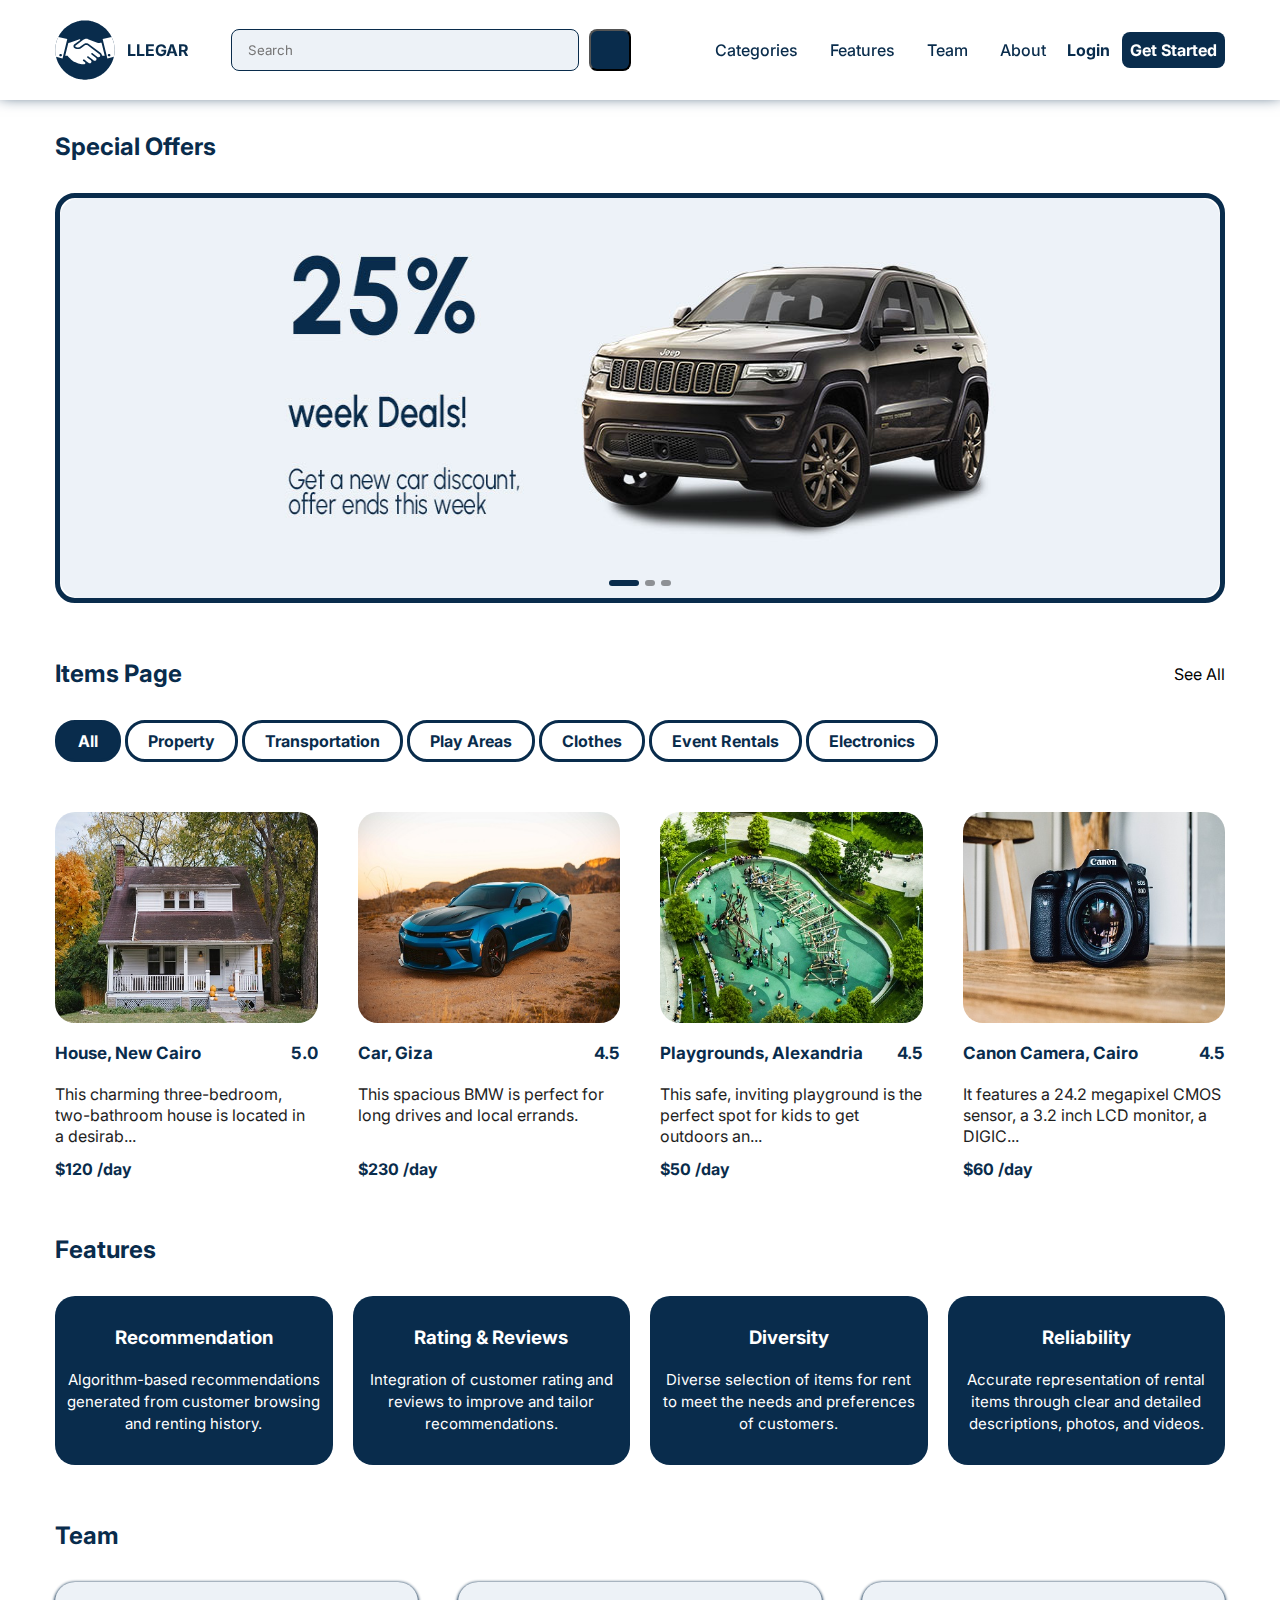
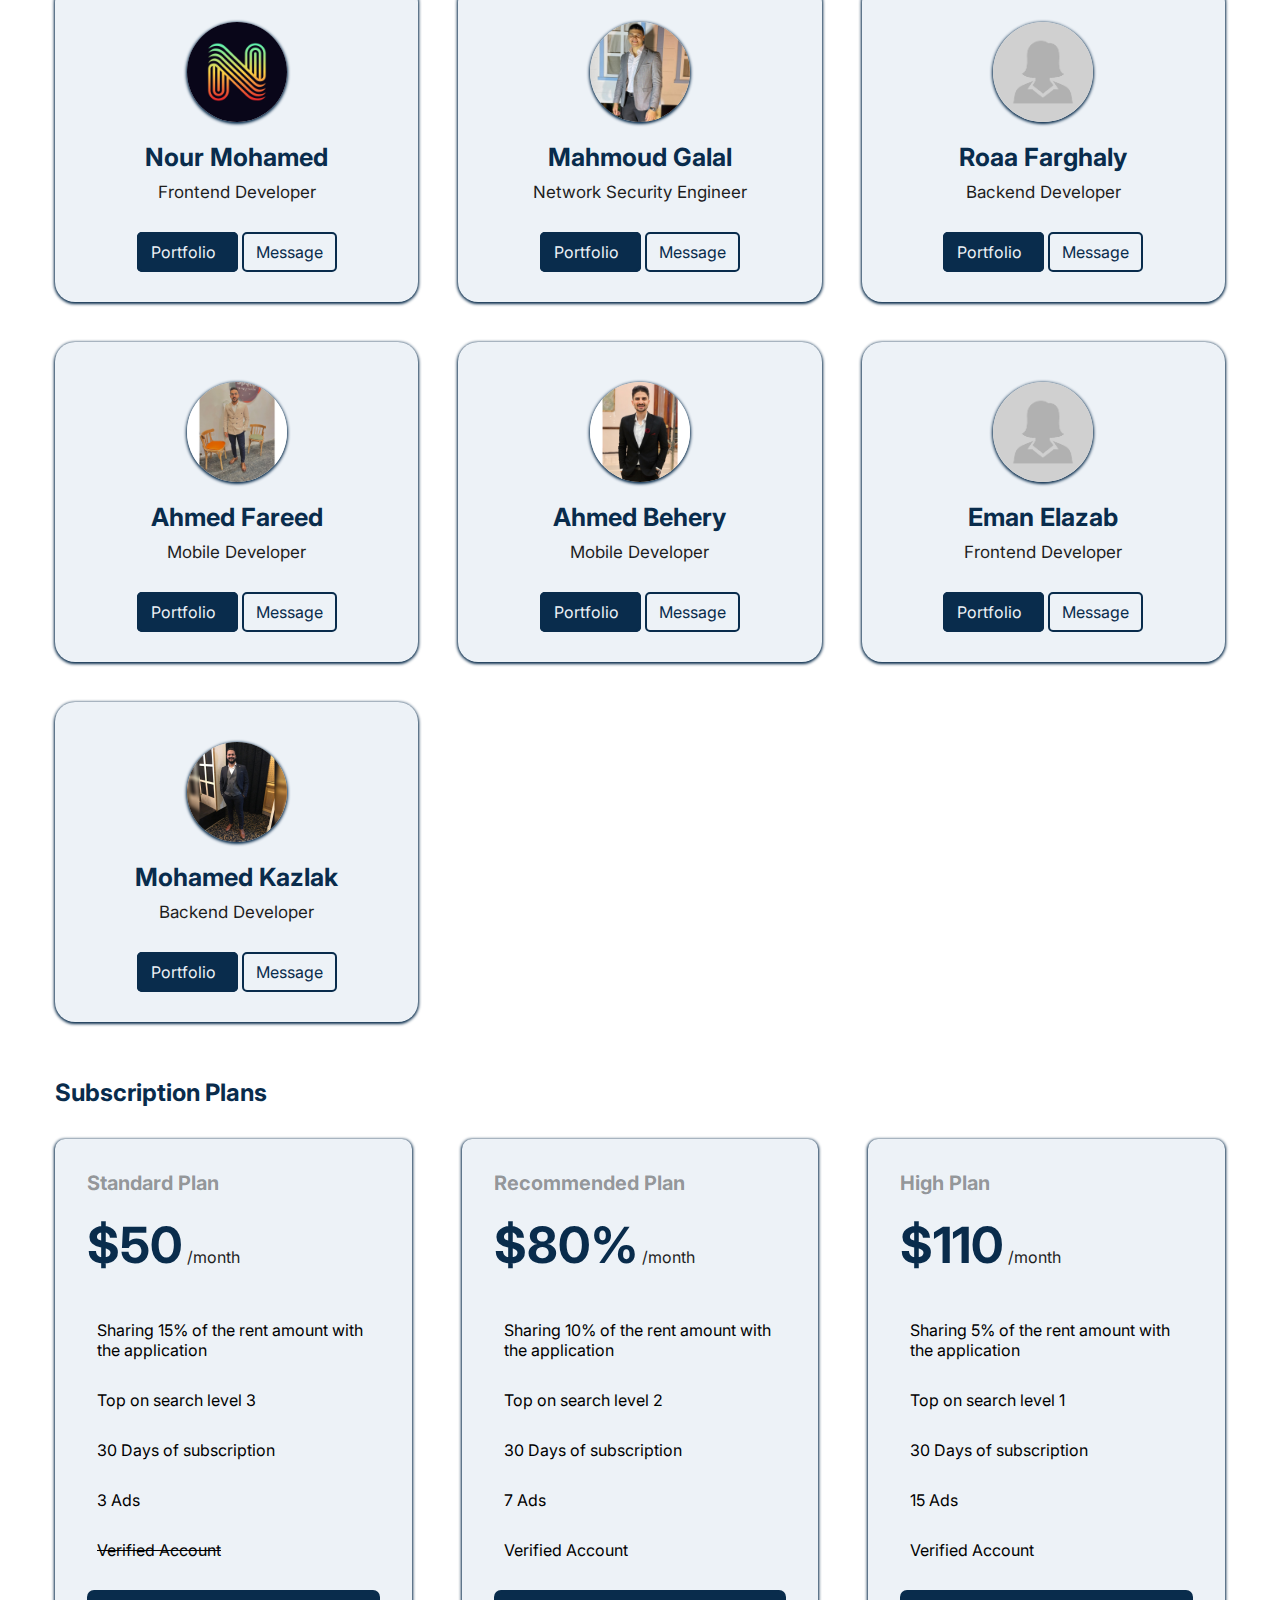
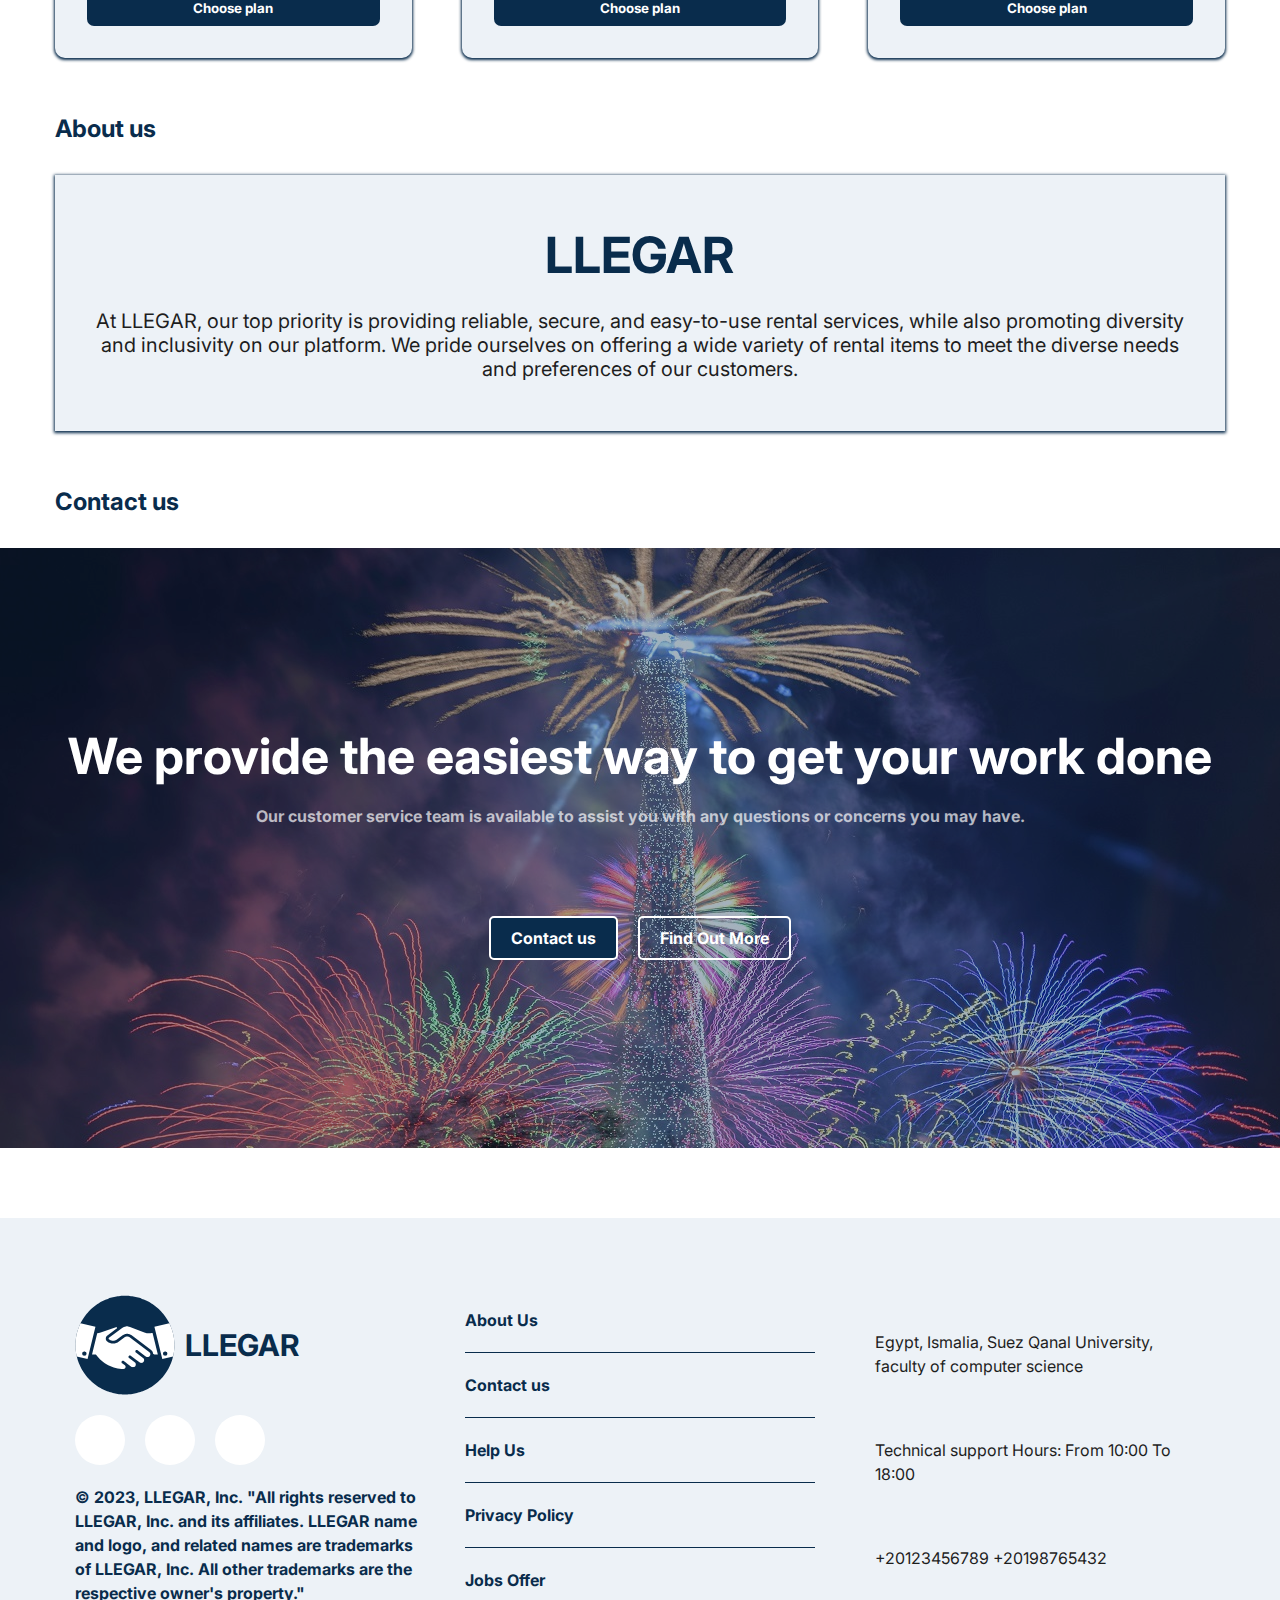
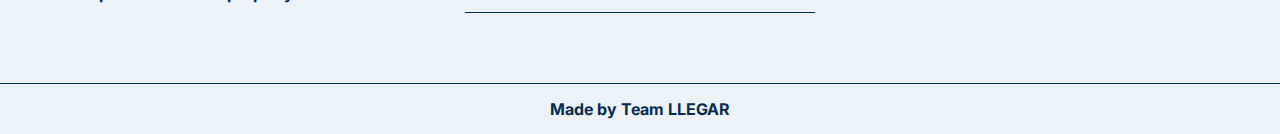
<file: index.html>
<!DOCTYPE html>
<html lang="en">
  <head>
    <meta charset="UTF-8" />
    <meta http-equiv="X-UA-Compatible" content="IE=edge" />
    <meta name="viewport" content="width=device-width, initial-scale=1.0" />
    <title>LLEGAR</title>
    <!-- Font Awesome -->
    <link rel="stylesheet" href="https://cdnjs.cloudflare.com/ajax/libs/font-awesome/6.4.0/css/all.min.css" integrity="sha512-iecdLmaskl7CVkqkXNQ/ZH/XLlvWZOJyj7Yy7tcenmpD1ypASozpmT/E0iPtmFIB46ZmdtAc9eNBvH0H/ZpiBw==" crossorigin="anonymous" referrerpolicy="no-referrer" />
    <!-- Main Css -->
    <link rel="stylesheet" href="assets/css/main.css" />
    <link rel="stylesheet" href="assets/css/index.css">
    <link rel="preconnect" href="https://fonts.googleapis.com" />
    <link rel="preconnect" href="https://fonts.gstatic.com" crossorigin />
    <link href="https://fonts.googleapis.com/css2?family=Inter:wght@400;500;600;700&family=Urbanist:wght@400;500;600;700&display=swap" rel="stylesheet" />
    <!-- Tab Icon Link -->
    <link rel="shortcut icon" type="image/x-icon" href="assets/imgs/logo.svg" />
  </head>
  <body>
  <div class="up"><i class="fa-solid fa-arrow-up"></i></div>
    <!-- Star Header -->
    <header id="header">
      <div class="container ">
        <div class="left-head">
          <a href="index.html" class="logo">
            <img
              src="assets/imgs/logo.svg"
              style="width: 60px; margin-right: 12px"
              alt=""
            />
            <div>LLEGAR</div>
          </a>
          <form action="">
            <input id="search" type="text" placeholder="Search" autocomplete="on">
            <button type="submit">
              <i class="fa-solid fa-magnifying-glass"></i>
            </button>
          </form>
        </div>
        <!-- Star Menu -->
        <nav>
          <ul class="menu">
            <li>
              <a href="#">Categories</a>
              <ul class="submenu">
                <li>
                  <i class="fa-solid fa-house"></i><a href="">Property</a>
                  <ul class="submenu2">
                    <li><a href="">House</a></li>
                    <li><a href="">Hotel Rooms</a></li>
                    <li><a href="">Chalet</a></li>
                  </ul>
                </li>
                <li>
                  <i class="fa-solid fa-car"></i><a href="">Transportation</a>
                  <ul class="submenu2">
                    <li><a href="">Cars</a></li>
                    <li><a href="">Motocycle</a></li>
                    <li><a href="">Bike</a></li>
                  </ul>
                </li>
                <li>
                  <i class="fa-solid fa-camera"></i><a href="">Electronics</a>
                  <ul class="submenu2">
                    <li><a href="">Cameras</a></li>
                    <li><a href="">Lighting Equipment</a></li>
                    <li><a href="">Audio Equipment</a></li>
                  </ul>
                </li>
                <li>
                  <i class="fa-solid fa-baseball"></i><a href="">Play Areas</a>
                  <ul class="submenu2">
                    <li><a href="">PlayGrounds</a></li>
                    <li><a href="">Water Parks</a></li>
                    <li><a href="">Miniature golf</a></li>
                  </ul>
                </li>
                <li>
                  <i class="fa-solid fa-shirt"></i><a href="">Clothes</a>
                  <ul class="submenu2">
                    <li><a href="">Male</a></li>
                    <li><a href="">Female</a></li>
                  </ul>
                </li>
              </ul>
            </li>
            <li class="features"><a href="#Features">Features</a></li>
            <li class="team"><a href="#team">Team</a></li>
            <li class="about"><a href="#about-us">About</a></li>
          </ul>
        </nav>
            <!-- End Menu -->
          <div class="btns"">
            <a href="login.html" class="login">Login</a>
            <a href="sign_up.html" class="get-started">Get Started</a>
          </div>
          <ul class="active-header" id="active-header">
            <li class="add-item"><i class="fa-regular fa-square-plus"></i></li>
            <li class="favorite"><i class="fa-regular fa-heart"></i><div></div></li>
            <li class="profile">
              <div class="image">
                
              </div>
              <ul id="dropdownProfile" class=" dropdown-profile">
                <li>
                  <div class="name"></div>
                  <div class="email"></div>
                </li>
                <li id="yourProfile">Your Profile</li>
                <li id="myActivities"><div>My Activities <i class="fa-solid fa-arrow-right-long"></i></div>
                  <ul class="subactivity">
                    <li id="myItems"><i class="fa-solid fa-house-chimney"></i>My Item</li>
                    <li id="ItemsIRented"><i class="fa-solid fa-thumbs-up"></i>Items I Had Rente</li>
                    <li id="clientRented"><i class="fa-solid fa-circle-check"></i>Client Rented</li>
                  </ul>
                </li>
                <li id="orders">Orders</li>
                <li id="helpCenter">Help Center</li>
                <li id="editLocation">Edit Location</li>
                <li id="signOut">Sign Out</li>
                <li id="delete">Delete Profile</li>
              </ul>
            </li>
          </ul>
      </div>
    </header>
    <!-- End Header -->
    <div id="special-offer-header" class="container">
      <div id="speacialOffer" class="main-title">
        <div class="title">
          <h2>Special Offers</h2>
        </div>
      </div>
    </div>
    <!-- Start Slider Section -->
    <div class="slider">
      <div class="container">
        <i class="fa-solid fa-circle-arrow-left prev"></i>
        <ul class="image">
          <li><img src="assets/imgs/Slider_Images/Car_image_Slider2.jpg" alt=""></li>
          <li><img src="assets/imgs/Slider_Images/Moto-Cycle_image_Slider.jpg" alt=""></li>
          <li><img src="assets/imgs/Slider_Images/Camera_image_Slider.jpg" alt=""></li>
        </ul>
        <div class="indicator"></div>
        <i class="fa-solid fa-circle-arrow-right next"></i>
      </div>
    </div>
    <!-- End Slider Section -->
    <div class="container">
      <div class="main-title" style="margin-top: 56px;">
        <div class="title">
          <h2>Items Page</h2>
        </div>
        <div id="ItemsPageBtn" class="press-btn">
          <button>See All</button>
        </div>
      </div>
    </div>
    <!-- Start Top Deal Section -->
    <div class="top-deal card-section">
      <div class="container">
        <ul class="filter-bar">
          <li data-cat=".all" class="active">All</li>
          <li data-cat=".property">Property</li>
          <li data-cat=".transportation">Transportation</li>
          <li data-cat=".play-areas">Play Areas</li>
          <li data-cat=".clothes">Clothes</li>
          <li data-cat=".event-rentals">Event Rentals</li>
          <li data-cat=".electronics">Electronics</li>
        </ul>
        <div id="cards" class="cards">

        </div>
      </div>
    </div>
    <!-- End Top Deal Section -->
    <div id="Features" class="container">
      <div class="main-title" style="margin-top: 56px;">
        <div class="title">
          <h2>Features</h2>
        </div>
      </div>
    </div>
    <!-- Start Features Section -->
    <div class="features">
      <div class="container">
        <div class="feat">
          <h3>Recommendation</h3>
          <p>Algorithm-based recommendations generated from customer browsing and renting history.</p>
        </div>
        <div class="feat">
          <h3>Rating & Reviews</h3>
          <p>Integration of customer rating and reviews to improve and tailor recommendations.</p>
        </div>
        <div class="feat">
          <h3>Diversity</h3>
          <p>Diverse selection of items for rent to meet the needs and preferences of customers.</p>
        </div>
        <div class="feat">
          <h3>Reliability</h3>
          <p>Accurate representation of rental items through clear and detailed descriptions, photos, and videos.</p>
        </div>
      </div>
    </div>
    <!-- End Features Section -->
    <div id="team" class="container">
      <div class="main-title" style="margin-top: 56px;">
        <div class="title">
          <h2>Team</h2>
        </div>
      </div>
    </div>
    <!-- Start Team Section -->
    <div id="team" class="team">
      <div class="container">
        <div class="box">
          <div class="info">
            <img src="assets/imgs/Person/Nour_logo.jpg" alt="">
            <h3>Nour Mohamed</h3>
            <div>Frontend Developer</div>
          </div>
          <div class="contact">
            <a target="_blank" href="https://www.linkedin.com/in/nour-mohamed-935b881b1/"><span>Portfolio</span><i class="fa-solid fa-circle-check"></i></a>
            <a target="_blank" href="https://www.facebook.com/profile.php?id=100090586631187">Message</a>
          </div>
        </div>
        <div class="box">
          <div class="info">
            <img src="assets/imgs/Person/Mahmoud_Galal.jpg" alt="">
            <h3>Mahmoud Galal</h3>
            <div>Network Security Engineer</div>
          </div>
          <div class="contact">
            <a target="_blank" href="https://www.linkedin.com/in/mahmoud-galal-a52364199/"><span>Portfolio</span><i class="fa-solid fa-circle-check"></i></a>
            <a target="_blank" href="https://www.facebook.com/mhmwd.jlal1">Message</a>
          </div>
        </div>
        <div class="box">
          <div class="info">
            <img src="assets/imgs/Person/women_default_image.png" alt="">
            <h3>Roaa Farghaly</h3>
            <div>Backend Developer</div>
          </div>
          <div class="contact">
            <a target="_blank" href="https://www.linkedin.com/in/roaa-mokhtar-327717254"><span>Portfolio</span><i class="fa-solid fa-circle-check"></i></a>
            <a target="_blank" href="https://www.facebook.com/roaa.mokhtar.7/?mibextid=ZbWKwL">Message</a>
          </div>
        </div>
        <div class="box">
          <div class="info">
            <img src="assets/imgs/Person/Ahmed_Fared.jpg" alt="">
            <h3>Ahmed Fareed</h3>
            <div>Mobile Developer</div>
          </div>
          <div class="contact">
            <a target="_blank" href="http://linkedin.com/in/ahmed-fared-341981189"><span>Portfolio</span><i class="fa-solid fa-circle-check"></i></a>
            <a target="_blank" href="https://www.facebook.com/Ahmed.Fared53?mibextid=LQQJ4d">Message</a>
          </div>
        </div>
        <div class="box">
          <div class="info">
            <img src="assets/imgs/Person/Ahmed_behery.jpg" alt="">
            <h3>Ahmed Behery</h3>
            <div>Mobile Developer</div>
          </div>
          <div class="contact">
            <a target="_blank" href="https://www.linkedin.com/in/ahmed-behery-240246280/"><span>Portfolio</span><i class="fa-solid fa-circle-check"></i></a>
            <a target="_blank" href="https://www.facebook.com/ahmedbehery55?mibextid=LQQJ4d">Message</a>
          </div>
        </div>
        <div class="box">
          <div class="info">
            <img src="assets/imgs/Person/women_default_image.png" alt="">
            <h3>Eman Elazab</h3>
            <div>Frontend Developer</div>
          </div>
          <div class="contact">
            <a target="_blank" href="https://www.linkedin.com/in/eman-salah-164325276/?trk=contact-info"><span>Portfolio</span><i class="fa-solid fa-circle-check"></i></a>
            <a target="_blank" href="https://www.instagram.com/emaan_salah_/?igshid=NTc4MTIwNjQ2YQ%3D%3D">Message</a>
          </div>
        </div>
        <div class="box">
          <div class="info">
            <img src="assets/imgs/Person/Mohamed_Kazlak.jpg" alt="">
            <h3>Mohamed Kazlak</h3>
            <div>Backend Developer</div>
          </div>
          <div class="contact">
            <a target="_blank" href="https://www.linkedin.com/in/mohamadkazlak"><span>Portfolio</span><i class="fa-solid fa-circle-check"></i></a>
            <a target="_blank" href="https://www.facebook.com/mohamadkazlak?mibextid=ZbWKwL">Message</a>
          </div>
        </div>
      </div>
    </div>
    <!-- End Team Section -->
    <div class="container">
      <div class="main-title" style="margin-top: 56px;">
        <div class="title">
          <h2>Subscription Plans</h2>
        </div>
      </div>
    </div>
    <!-- Start Subscription Section -->
    <div class="subscribe">
      <div class="container">
        <div class="plan">
          <span>Standard Plan</span>
          <div class="price"><span class="number">$50</span> <span>/month</span></div>
          <div class="body">
            <div class="row">
              <i class="fa-solid fa-circle-check"></i>
              <p>Sharing 15% of the rent amount with the application</p>
            </div>
            <div class="row">
              <i class="fa-solid fa-circle-check"></i>
              <p>Top on search level 3</p>
            </div>
            <div class="row">
              <i class="fa-solid fa-circle-check"></i>
              <p>30 Days of subscription</p>
            </div>
            <div class="row">
              <i class="fa-solid fa-circle-check"></i>
              <p>3 Ads</p>
            </div>
            <div class="row disabled">
              <i class="fa-solid fa-circle-check"></i>
              <p>Verified Account</p>
            </div>
          </div>
          <button>Choose plan</button>
        </div>
        <div class="plan">
          <span>Recommended Plan</span>
          <div class="price"><span class="number">$80%</span> <span>/month</span></div>
          <div class="body">
            <div class="row">
              <i class="fa-solid fa-circle-check"></i>
              <p>Sharing 10% of the rent amount with the application</p>
            </div>
            <div class="row">
              <i class="fa-solid fa-circle-check"></i>
              <p>Top on search level 2</p>
            </div>
            <div class="row">
              <i class="fa-solid fa-circle-check"></i>
              <p>30 Days of subscription</p>
            </div>
            <div class="row">
              <i class="fa-solid fa-circle-check"></i>
              <p>7 Ads</p>
            </div>
            <div class="row">
              <i class="fa-solid fa-circle-check"></i>
              <p>Verified Account</p>
            </div>
          </div>
          <button>Choose plan</button>
        </div>
        <div class="plan">
          <span>High Plan</span>
          <div class="price"><span class="number">$110</span> <span>/month</span></div>
          <div class="body">
            <div class="row">
              <i class="fa-solid fa-circle-check"></i>
              <p>Sharing 5% of the rent amount with the application</p>
            </div>
            <div class="row">
              <i class="fa-solid fa-circle-check"></i>
              <p>Top on search level 1</p>
            </div>
            <div class="row">
              <i class="fa-solid fa-circle-check"></i>
              <p>30 Days of subscription</p>
            </div>
            <div class="row">
              <i class="fa-solid fa-circle-check"></i>
              <p>15 Ads</p>
            </div>
            <div class="row">
              <i class="fa-solid fa-circle-check"></i>
              <p>Verified Account</p>
            </div>
          </div>
          <button type="submit">Choose plan</button>
        </div>
      </div>
    </div>
    <!-- End Subscription Section -->
    <div id="about-us" class="container">
      <div class="main-title" style="margin-top: 56px;">
        <div class="title">
          <h2>About us</h2>
        </div>
      </div>
    </div>
    <!-- Start About us Section -->
    <div class="about-us">
      <div class="container">
        <div class="box">
          <h1>LLEGAR</h1>
          <P>At LLEGAR, our top priority is providing reliable, secure, and easy-to-use rental services, while also promoting diversity and inclusivity on our platform. We pride ourselves on offering a wide variety of rental items to meet the diverse needs and preferences of our customers.</P>
        </div>
      </div>
    </div>
    <!-- End About us Section -->
    <div id="contact-us" class="container">
      <div class="main-title" style="margin-top: 56px;">
        <div class="title">
          <h2>Contact us</h2>
        </div>
      </div>
    </div>
    <!-- Start Contact us Section -->
    <div class="contact-us">
      <div class="overlay"></div>
      <div class="container">
        <h1 class="title">We provide the easiest way to get your work done</h1>
        <p>Our customer service team is available to assist you with any questions or concerns you may have.</p>
        <div class="buttons">
          <a  href="contact_us.html">Contact us <i class="fa-solid fa-arrow-right"></i></a>
          <a href="">Find Out More</a>
        </div>
      </div>
    </div>
    <!-- End Contact us Section -->
    <!-- Start Footer Section -->
    <footer id="footer" style="margin-top: 40;">
      <div class="container">
        <div class="box">
          <div class="title"><img src="assets/imgs/logo.svg" alt="">LLEGAR</div>
          <div class="icons">
            <a href=""><i class="fa-brands fa-facebook"></i></a>
            <a href=""><i class="fa-brands fa-twitter"></i></a>
            <a href=""><i class="fa-brands fa-youtube"></i></a>
          </div>
          <p>© 2023, LLEGAR, Inc. "All rights reserved to LLEGAR, Inc. and its affiliates. LLEGAR name and logo, and related names are trademarks of LLEGAR, Inc. All other trademarks are the respective owner's property."</p>
        </div>
        <div class="box">
          <div class="link"> 
            <div class="con about-us">
              <div class="footer-links">
                About Us
              </div>
            </div>
          </div>
          <div class="link"> 
            <div class="con contact-Us">
              <div class="footer-links">
                Contact us
              </div>
            </div>
          </div>
          <div class="link"> 
            <div class="con help-us">
              <div class="footer-links">
                Help Us
              </div>
            </div>
          </div>
          <div class="link"> 
            <div id="privacyPolicy" class="con privacy-policy">
              <div class="footer-links">
                Privacy Policy
              </div>
            </div>
          </div>
          <div class="link"> 
            <div class="con jobs-offer">
              <div class="footer-links">
                Jobs Offer
              </div>
            </div>
          </div>
        </div>
        <div class="box">
          <div class="info">
            <i class="fa-solid fa-earth-americas"></i>
            Egypt, Ismalia, Suez Qanal University, faculty of computer science 
          </div>
          <div class="info">
            <i class="fa-solid fa-clock"></i>
            Technical support Hours: From 10:00 To 18:00
          </div>
          <div class="info">
            <i class="fa-solid fa-square-phone"></i>
            <div class="numbers">
              +20123456789
              +20198765432
            </div>
          </div>
        </div>
      </div>
      <div class="copy-right">Made by Team LLEGAR</div>
    </footer>
    <!-- Scripts files -->
    <script src="assets/js/data.js"></script>
    <script src="assets/js/script.js"></script>
    <script src="assets/js/main.js"></script>
  </body>
</html>
</file>
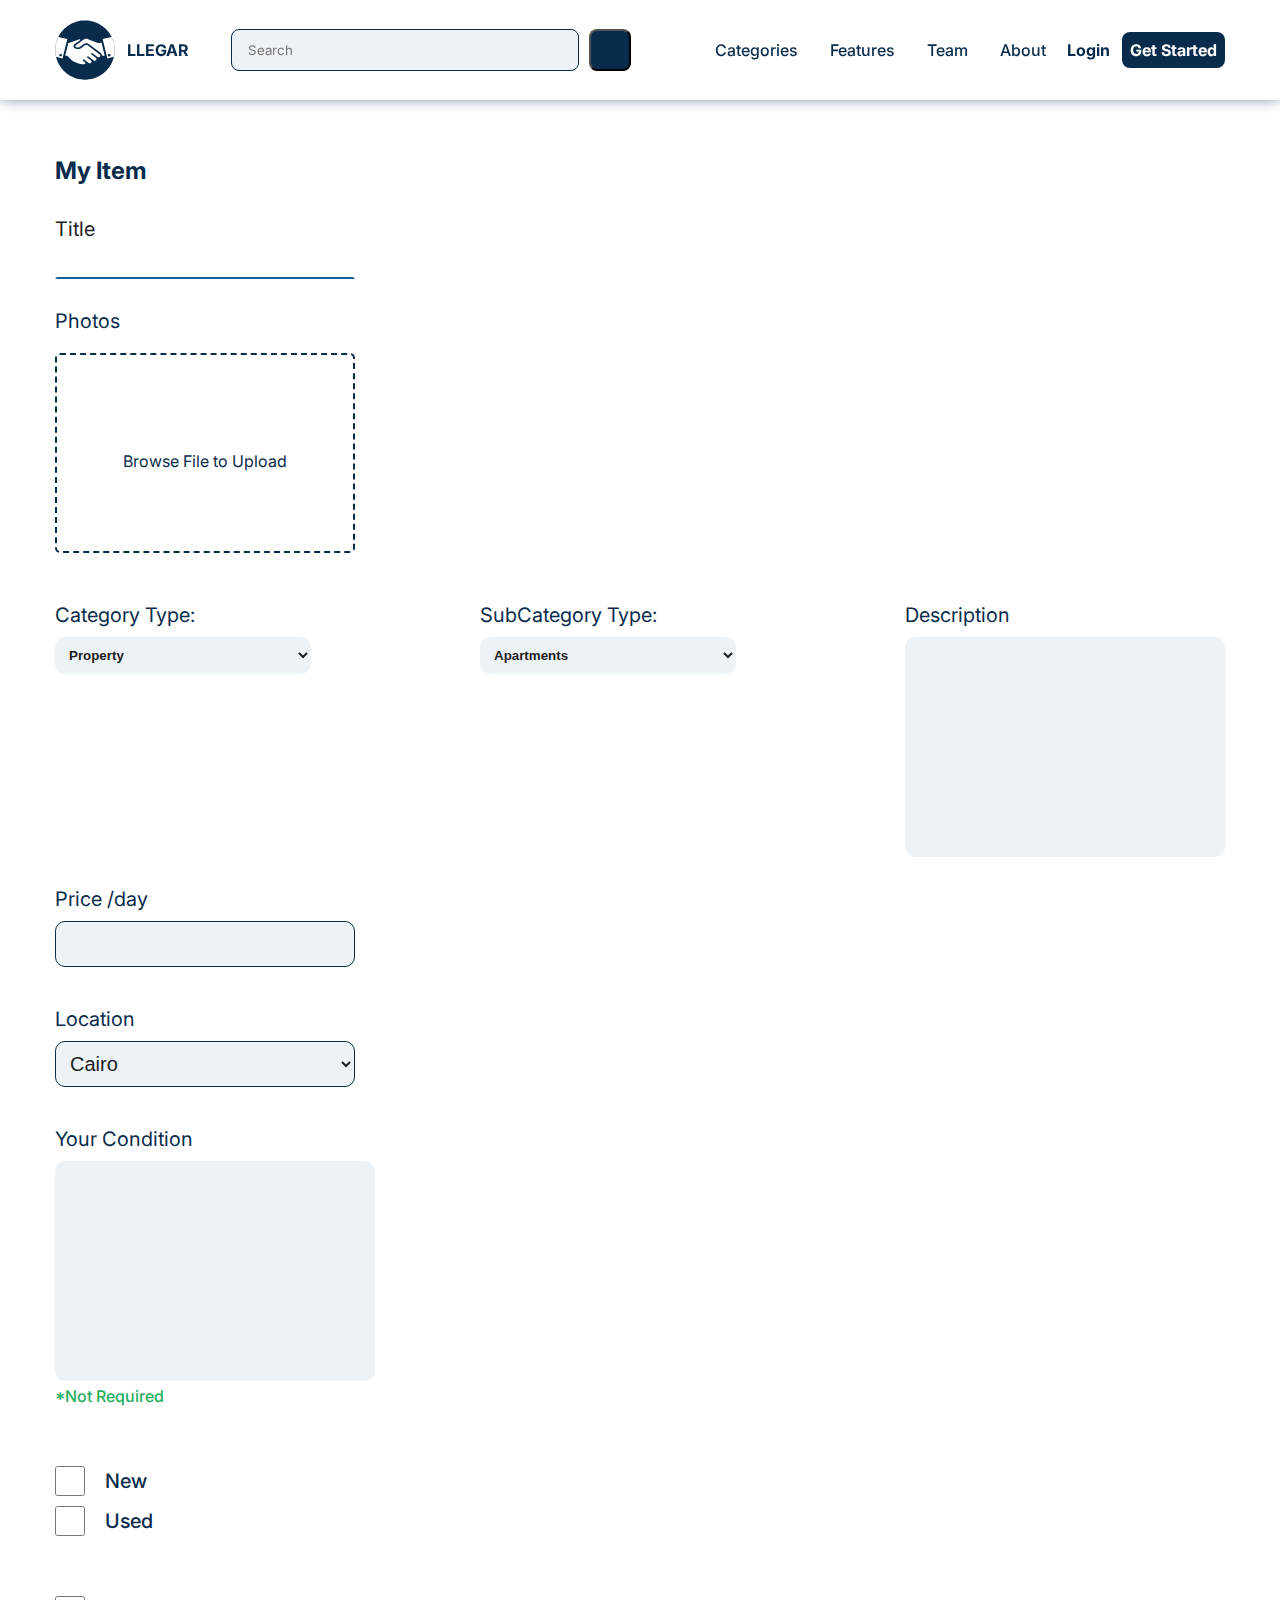
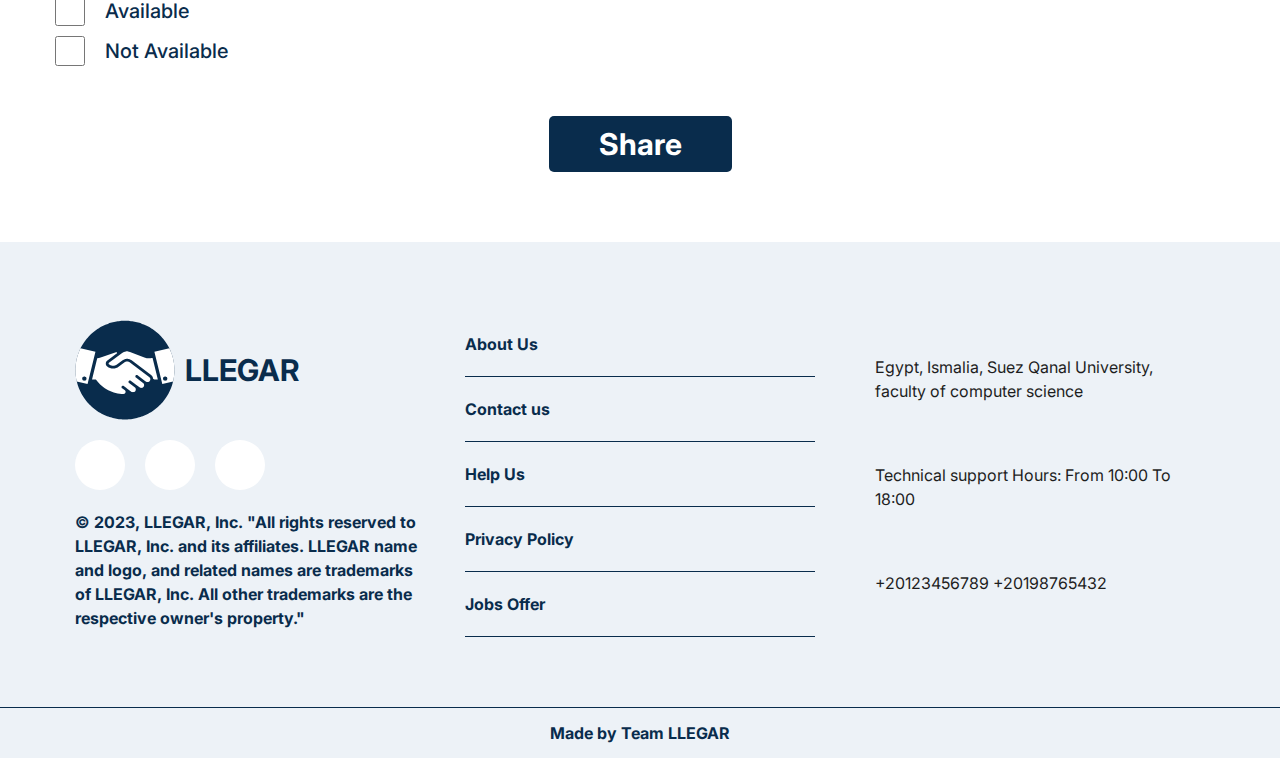
<file: add_item_page.html>
<!DOCTYPE html>
<html lang="en">
  <head>
    <meta charset="UTF-8" />
    <meta http-equiv="X-UA-Compatible" content="IE=edge" />
    <meta name="viewport" content="width=device-width, initial-scale=1.0" />
    <title>LLEGAR</title>
    <!-- Font Awesome -->
    <link rel="stylesheet" href="https://cdnjs.cloudflare.com/ajax/libs/font-awesome/6.4.0/css/all.min.css" integrity="sha512-iecdLmaskl7CVkqkXNQ/ZH/XLlvWZOJyj7Yy7tcenmpD1ypASozpmT/E0iPtmFIB46ZmdtAc9eNBvH0H/ZpiBw==" crossorigin="anonymous" referrerpolicy="no-referrer" />
    <!-- Main Css -->
    <link rel="stylesheet" href="assets/css/main.css"/>
    <link rel="stylesheet" href="assets/css/index.css" />
    <link rel="stylesheet" href="assets/css/add_item_page.css">
    <link rel="preconnect" href="https://fonts.googleapis.com" />
    <link rel="preconnect" href="https://fonts.gstatic.com" crossorigin />
    <link href="https://fonts.googleapis.com/css2?family=Inter:wght@400;500;600;700&family=Urbanist:wght@400;500;600;700&display=swap" rel="stylesheet" />
    <!-- Tab Icon Link -->
    <link rel="shortcut icon" type="image/x-icon" href="assets/imgs/logo.svg" />
  </head>
  <body>
  <div class="up"><i class="fa-solid fa-arrow-up"></i></div>
    <!-- Star Header -->
    <header id="header">
      <div class="container ">
        <div class="left-head">
          <a href="index.html" class="logo">
            <img
              src="assets/imgs/logo.svg"
              style="width: 60px; margin-right: 12px"
              alt=""
            />
            <div>LLEGAR</div>
          </a>
          <form action="">
            <input id="search" type="text" placeholder="Search" autocomplete="off">
            <button type="submit">
              <i class="fa-solid fa-magnifying-glass"></i>
            </button>
          </form>
        </div>
        <!-- Star Menu -->
        <nav>
          <ul class="menu">
            <li>
              <a href="#">Categories</a>
              <ul class="submenu">
                <li>
                  <i class="fa-solid fa-house"></i><a href="">Property</a>
                  <ul class="submenu2">
                    <li><a href="">House</a></li>
                    <li><a href="">Hotel Rooms</a></li>
                    <li><a href="">Chalet</a></li>
                  </ul>
                </li>
                <li>
                  <i class="fa-solid fa-car"></i><a href="">Transportation</a>
                  <ul class="submenu2">
                    <li><a href="">Cars</a></li>
                    <li><a href="">Motocycle</a></li>
                    <li><a href="">Bike</a></li>
                  </ul>
                </li>
                <li>
                  <i class="fa-solid fa-camera"></i><a href="">Electronics</a>
                  <ul class="submenu2">
                    <li><a href="">Cameras</a></li>
                    <li><a href="">Lighting Equipment</a></li>
                    <li><a href="">Audio Equipment</a></li>
                  </ul>
                </li>
                <li>
                  <i class="fa-solid fa-baseball"></i><a href="">Play Areas</a>
                  <ul class="submenu2">
                    <li><a href="">PlayGrounds</a></li>
                    <li><a href="">Water Parks</a></li>
                    <li><a href="">Miniature golf</a></li>
                  </ul>
                </li>
                <li>
                  <i class="fa-solid fa-shirt"></i><a href="">Clothes</a>
                  <ul class="submenu2">
                    <li><a href="">Male</a></li>
                    <li><a href="">Female</a></li>
                  </ul>
                </li>
              </ul>
            </li>
            <li class="features"><a href="#Features">Features</a></li>
            <li class="team"><a href="#team">Team</a></li>
            <li class="about"><a href="#about-us">About</a></li>
          </ul>
        </nav>
            <!-- End Menu -->
          <div class="btns"">
            <a href="login.html" class="login">Login</a>
            <a href="sign_up.html" class="get-started">Get Started</a>
          </div>
          <ul class="active-header" id="active-header">
            <li class="add-item"><i class="fa-solid fa-square-plus"></i></li>
            <li class="favorite"><i class="fa-regular fa-heart"></i><div></div></li>
            <li class="profile">
              <div class="image">
                
              </div>
              <ul id="dropdownProfile" class=" dropdown-profile">
                <li>
                  <div class="name"></div>
                  <div class="email"></div>
                </li>
                <li id="yourProfile">Your Profile</li>
                <li id="myActivities"><div>My Activities <i class="fa-solid fa-arrow-right-long"></i></div>
                  <ul class="subactivity">
                    <li id="myItems"><i class="fa-solid fa-house-chimney"></i>My Item</li>
                    <li id="ItemsIRented"><i class="fa-solid fa-thumbs-up"></i>Items I Had Rente</li>
                    <li id="clientRented"><i class="fa-solid fa-circle-check"></i>Client Rented</li>
                  </ul>
                </li>
                <li id="orders">Orders</li>
                <li id="helpCenter">Help Center</li>
                <li id="editLocation">Edit Location</li>
                <li id="signOut">Sign Out</li>
                <li id="delete">Delete Profile</li>
              </ul>
            </li>
          </ul>
      </div>
    </header>
    <!-- End Header -->
    <div id="itemDetails">
      <div class="container">
        <div id="myItem" class="container">
          <div class="main-title" style="margin-top: 56px;">
            <div class="title">
              <h2>My Item</h2>
            </div>
          </div>
        </div>
        <div class="title-input">
          <label for="title">Title</label>
          <input id="title" type="text">
        </div>
        <!-- <div class="paid-btn">
          <div><i class="fa-solid fa-fire"></i>Pay for Ads<i class="fa-solid fa-fire"></i></div>
        </div> -->
        <div class="photo-label">Photos</div>
        <div class="wrapper photo-container">
          <form action="" class="img-form">
            <input type="file" class="file-input" name="file" hidden>
            <i class="fas fa-cloud-upload-alt"></i>
            <p>Browse File to Upload</p>
          </form>
          <div class="upload-img-sections">
            <section class="progress-area">
              
            </section>
            <section class="uploaded-area">
              
            </section>
          </div>
        </div>
        <div class="selection-and-description">
          <div class="category-type">
            <label for="categoryType">Category Type:</label>
            <select name="category-type" id="categoryType">
              <option value="property">Property</option>
              <option value="transportation">Transportation</option>
              <option value="electronics">Electronics</option>
              <option value="play-areas">Play Areas</option>
              <option value="clothes">Clothes</option>
            </select>
          </div>
          <div class="subCategory-type">
            <label for="subCategoryType">SubCategory Type:</label>
            <select name="sub-category-type" id="subCategoryType">
              <option value="apartments">Apartments</option>
              <option value="hotel-rooms">Hotel Rooms</option>
              <option value="chalet">Chalet</option>
              <option value="cars">Cars</option>
              <option value="motocycle">Motocycle</option>
              <option value="bike">Bike</option>
              <option value="cameras">Cameras</option>
              <option value="light-equipments">Light Equipments</option>
              <option value="audio-equipments">Audio Equipments</option>
              <option value="play-grounds">PlayGrounds</option>
              <option value="water-parks">Water Parks</option>
              <option value="miniature-golf">Miniature Golf</option>
              <option value="male">Male</option>
              <option value="female">Female</option>
            </select>
          </div>
          <div class="description-input">
            <label for="description-input">Description</label>
            <textarea name="descrption" id="description-input" cols="50" rows="10"></textarea>
          </div>
        </div>
        <div class="price">
          <label for="pricePerDay">Price /day</label>
          <input id="pricePerDay" type="number">
        </div>
        <div class="location">
          <label for="location">Location</label>
          <select name="location" id="location">
            <option value="cairo">Cairo</option>
            <option value="ismalia">Ismalia</option>
            <option value="tanta">Tanta</option>
            <option value="alexandria">Alexandria</option>
          </select>
        </div>
        <div class="condition-input">
          <label for="condition-input">Your Condition</label>
          <textarea name="condition" id="condition-input" cols="50" rows="10"></textarea>
          <div class="not-required">*Not Required</div>
        </div>
        <div class="checkboxes">
          <div class="new-or-used">
            <div class="new">
              <input type="checkbox" name="new" id="new">
              <label for="new">New</label>
            </div>
            <div class="used">
              <input type="checkbox" name="used" id="used">
              <label for="used">Used</label>
            </div>
          </div>
          <div class="availability">
            <div class="available">
              <input type="checkbox" name="available" id="available">
              <label for="new">Available</label>
            </div>
            <div class="not-available">
              <input type="checkbox" name="not-available" id="not-available">
              <label for="used">Not Available</label>
            </div>
          </div>
        </div>
        <div class="share-btn-container">
          <div class="share-btn">Share</div>
        </div>
      </div>
    </div>
    <!-- Start Footer -->
    <footer id="footer" style="margin-top: 40;">
      <div class="container">
        <div class="box">
          <div class="title"><img src="assets/imgs/logo.svg" alt="">LLEGAR</div>
          <div class="icons">
            <a href=""><i class="fa-brands fa-facebook"></i></a>
            <a href=""><i class="fa-brands fa-twitter"></i></a>
            <a href=""><i class="fa-brands fa-youtube"></i></a>
          </div>
          <p>© 2023, LLEGAR, Inc. "All rights reserved to LLEGAR, Inc. and its affiliates. LLEGAR name and logo, and related names are trademarks of LLEGAR, Inc. All other trademarks are the respective owner's property."</p>
        </div>
        <div class="box">
          <div class="link"> 
            <div class="con about-us">
              <div class="footer-links">
                About Us
              </div>
            </div>
          </div>
          <div class="link"> 
            <div class="con contact-Us">
              <div class="footer-links">
                Contact us
              </div>
            </div>
          </div>
          <div class="link"> 
            <div class="con help-us">
              <div class="footer-links">
                Help Us
              </div>
            </div>
          </div>
          <div class="link"> 
            <div id="privacyPolicy" class="con privacy-policy">
              <div class="footer-links">
                Privacy Policy
              </div>
            </div>
          </div>
          <div class="link"> 
            <div class="con jobs-offer">
              <div class="footer-links">
                Jobs Offer
              </div>
            </div>
          </div>
        </div>
        <div class="box">
          <div class="info">
            <i class="fa-solid fa-earth-americas"></i>
            Egypt, Ismalia, Suez Qanal University, faculty of computer science 
          </div>
          <div class="info">
            <i class="fa-solid fa-clock"></i>
            Technical support Hours: From 10:00 To 18:00
          </div>
          <div class="info">
            <i class="fa-solid fa-square-phone"></i>
            <div class="numbers">
              +20123456789
              +20198765432
            </div>
          </div>
        </div>
      </div>
      <div class="copy-right">Made by Team LLEGAR</div>
    </footer>
    <!-- End Footer -->
    <!-- Scripts files -->
    <script src="assets/js/script.js"></script>
    <script src="assets/js/main.js"></script>
    <script src="assets/js/add_item_page.js"></script>
  </body>
</html>
</file>
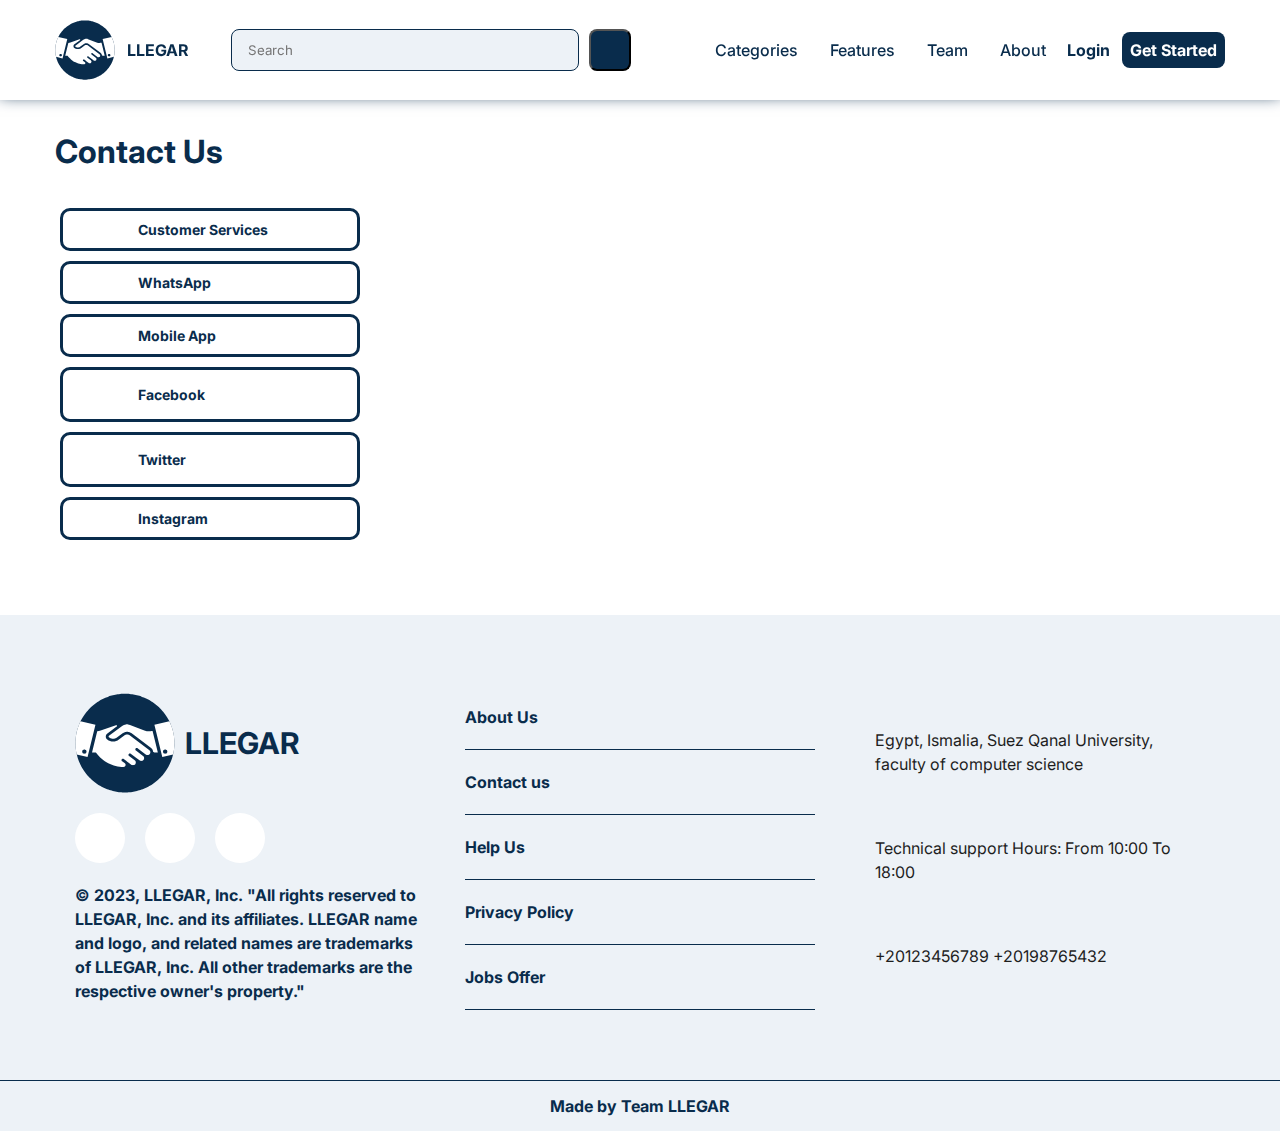
<file: contact_us.html>
<!DOCTYPE html>
<html lang="en">
  <head>
    <meta charset="UTF-8" />
    <meta http-equiv="X-UA-Compatible" content="IE=edge" />
    <meta name="viewport" content="width=device-width, initial-scale=1.0" />
    <title>Contact Us</title>
    <!-- Font Awesome -->
    <link rel="stylesheet" href="https://cdnjs.cloudflare.com/ajax/libs/font-awesome/6.4.0/css/all.min.css" integrity="sha512-iecdLmaskl7CVkqkXNQ/ZH/XLlvWZOJyj7Yy7tcenmpD1ypASozpmT/E0iPtmFIB46ZmdtAc9eNBvH0H/ZpiBw==" crossorigin="anonymous" referrerpolicy="no-referrer" />
    <!-- Main Css -->
    <link rel="stylesheet" href="assets/css/main.css" />
    <link rel="stylesheet" href="assets/css/contact_us.css">
    <link rel="stylesheet" href="assets/css/index.css">
    <link rel="preconnect" href="https://fonts.googleapis.com" />
    <link rel="preconnect" href="https://fonts.gstatic.com" crossorigin />
    <link href="https://fonts.googleapis.com/css2?family=Inter:wght@400;500;600;700&family=Urbanist:wght@400;500;600;700&display=swap" rel="stylesheet" />
    <!-- Tab Icon Link -->
    <link rel="shortcut icon" type="image/x-icon" href="assets/imgs/logo.svg" />
  </head>
  <body>
    <div class="up"><i class="fa-solid fa-arrow-up"></i></div>
    <!-- Star Header -->
    <header id="header">
      <div class="container ">
        <div class="left-head">
          <a href="index.html" class="logo">
            <img
              src="assets/imgs/logo.svg"
              style="width: 60px; margin-right: 12px"
              alt=""
            />
            <div>LLEGAR</div>
          </a>
          <form action="">
            <input id="WishlistSearch" type="text" placeholder="Search" />
            <button type="submit">
              <i class="fa-solid fa-magnifying-glass"></i>
            </button>
          </form>
        </div>
        <!-- Star Menu -->
        <nav>
          <ul class="menu">
            <li>
              <a href="#">Categories</a>
              <ul class="submenu">
                <li>
                  <i class="fa-solid fa-house"></i><a href="">Property</a>
                  <ul class="submenu2">
                    <li><a href="">House</a></li>
                    <li><a href="">Hotel Rooms</a></li>
                    <li><a href="">Chalet</a></li>
                  </ul>
                </li>
                <li>
                  <i class="fa-solid fa-car"></i><a href="">Transportation</a>
                  <ul class="submenu2">
                    <li><a href="">Cars</a></li>
                    <li><a href="">Motocycle</a></li>
                    <li><a href="">Bike</a></li>
                  </ul>
                </li>
                <li>
                  <i class="fa-solid fa-camera"></i><a href="">Electronics</a>
                  <ul class="submenu2">
                    <li><a href="">Cameras</a></li>
                    <li><a href="">Lighting Equipment</a></li>
                    <li><a href="">Audio Equipment</a></li>
                  </ul>
                </li>
                <li>
                  <i class="fa-solid fa-baseball"></i><a href="">Play Areas</a>
                  <ul class="submenu2">
                    <li><a href="">PlayGrounds</a></li>
                    <li><a href="">Water Parks</a></li>
                    <li><a href="">Miniature golf</a></li>
                  </ul>
                </li>
                <li>
                  <i class="fa-solid fa-shirt"></i><a href="">Clothes</a>
                  <ul class="submenu2">
                    <li><a href="">Male</a></li>
                    <li><a href="">Female</a></li>
                  </ul>
                </li>
              </ul>
            </li>
            <li class="features"><a href="#Features">Features</a></li>
            <li class="team"><a href="#team">Team</a></li>
            <li class="about"><a href="#about-us">About</a></li>
          </ul>
        </nav>
            <!-- End Menu -->
          <div class="btns"">
            <a href="login.html" class="login">Login</a>
            <a href="sign_up.html" class="get-started">Get Started</a>
          </div>
          <ul class="active-header">
            <li class="add-item"><i class="fa-regular fa-square-plus"></i></li>
            <li class="favorite"><i class="fa-regular fa-heart"></i></li>
            <li class="profile">
              <div class="image">
                
              </div>
              <ul id="dropdownProfile" class=" dropdown-profile">
                <li>
                  <div class="name"></div>
                  <div class="email"></div>
                </li>
                <li id="yourProfile">Your Profile</li>
                <li id="myActivities"><div>My Activities <i class="fa-solid fa-arrow-right-long"></i></div>
                  <ul class="subactivity">
                    <li id="myItems"><i class="fa-solid fa-house-chimney"></i>My Item</li>
                    <li id="ItemsIRented"><i class="fa-solid fa-thumbs-up"></i>Items I Had Rente</li>
                    <li id="clientRented"><i class="fa-solid fa-circle-check"></i>Client Rented</li>
                  </ul>
                </li>
                <li id="orders">Orders</li>
                <li id="helpCenter">Help Center</li>
                <li id="editLocation">Edit Location</li>
                <li id="signOut">Sign Out</li>
                <li id="delete">Delete Profile</li>
              </ul>
            </li>
          </ul>
      </div>
    </header>
    <!-- End Header -->
    <div class="container">
      <div class="main-title">
        <div class="title">
          <h1>Contact Us</h1>
        </div>
      </div>
    </div>
    <!-- Start Items Section -->
    <div class="contact-with-us">
      <div class="container">
        <div class="box">
          <i class="fa-solid fa-headset"></i>
          <div class="title">Customer Services</div>
        </div>
        <div class="box">
          <i class="fa-brands fa-whatsapp"></i>
          <div class="title">WhatsApp</div>
        </div>
        <div class="box">
          <i class="fa-solid fa-mobile-screen-button"></i>
          <div class="title">Mobile App</div>
        </div>
        <div class="box">
          <a target="_blank" href="https://www.facebook.com/profile.php?id=100094154086064&mibextid=LQQJ4d"><i class="fa-brands fa-facebook-f"></i></a>
          <div class="title">Facebook</div>
        </div>
        <div class="box">
          <a target="_blank" href="https://twitter.com/llegar2023?s=21&t=3-1dicu5CehTWn4LJBgmKA"><i class="fa-brands fa-twitter"></i></a>
          <div class="title">Twitter</div>
        </div>
        <div class="box">
          <i class="fa-brands fa-instagram"></i>
          <div class="title">Instagram</div>
        </div>
      </div>
    </div>
    <!-- End Items Section -->
    <!-- Start Footer Section -->
    <footer id="footer" style="margin-top: 40;">
      <div class="container">
        <div class="box">
          <div class="title"><img src="assets/imgs/logo.svg" alt="">LLEGAR</div>
          <div class="icons">
            <a href=""><i class="fa-brands fa-facebook"></i></a>
            <a href=""><i class="fa-brands fa-twitter"></i></a>
            <a href=""><i class="fa-brands fa-youtube"></i></a>
          </div>
          <p>© 2023, LLEGAR, Inc. "All rights reserved to LLEGAR, Inc. and its affiliates. LLEGAR name and logo, and related names are trademarks of LLEGAR, Inc. All other trademarks are the respective owner's property."</p>
        </div>
        <div class="box">
          <div class="link"> 
            <div class="con about-us">
              <div class="footer-links">
                About Us
              </div>
            </div>
          </div>
          <div class="link"> 
            <div class="con contact-Us">
              <div class="footer-links">
                Contact us
              </div>
            </div>
          </div>
          <div class="link"> 
            <div class="con help-us">
              <div class="footer-links">
                Help Us
              </div>
            </div>
          </div>
          <div class="link"> 
            <div id="privacyPolicy" class="con privacy-policy">
              <div class="footer-links">
                Privacy Policy
              </div>
            </div>
          </div>
          <div class="link"> 
            <div class="con jobs-offer">
              <div class="footer-links">
                Jobs Offer
              </div>
            </div>
          </div>
        </div>
        <div class="box">
          <div class="info">
            <i class="fa-solid fa-earth-americas"></i>
            Egypt, Ismalia, Suez Qanal University, faculty of computer science 
          </div>
          <div class="info">
            <i class="fa-solid fa-clock"></i>
            Technical support Hours: From 10:00 To 18:00
          </div>
          <div class="info">
            <i class="fa-solid fa-square-phone"></i>
            <div class="numbers">
              +20123456789
              +20198765432
            </div>
          </div>
        </div>
      </div>
      <div class="copy-right">Made by Team LLEGAR</div>
    </footer>
    <!-- Scripts files -->
    <script src="assets/js/data.js"></script>
    <script src="assets/js/script.js"></script>
    <script src="assets/js/contact_us.js"></script>
    <script src="assets/js/main.js"></script>
  </body>
</html>
</file>
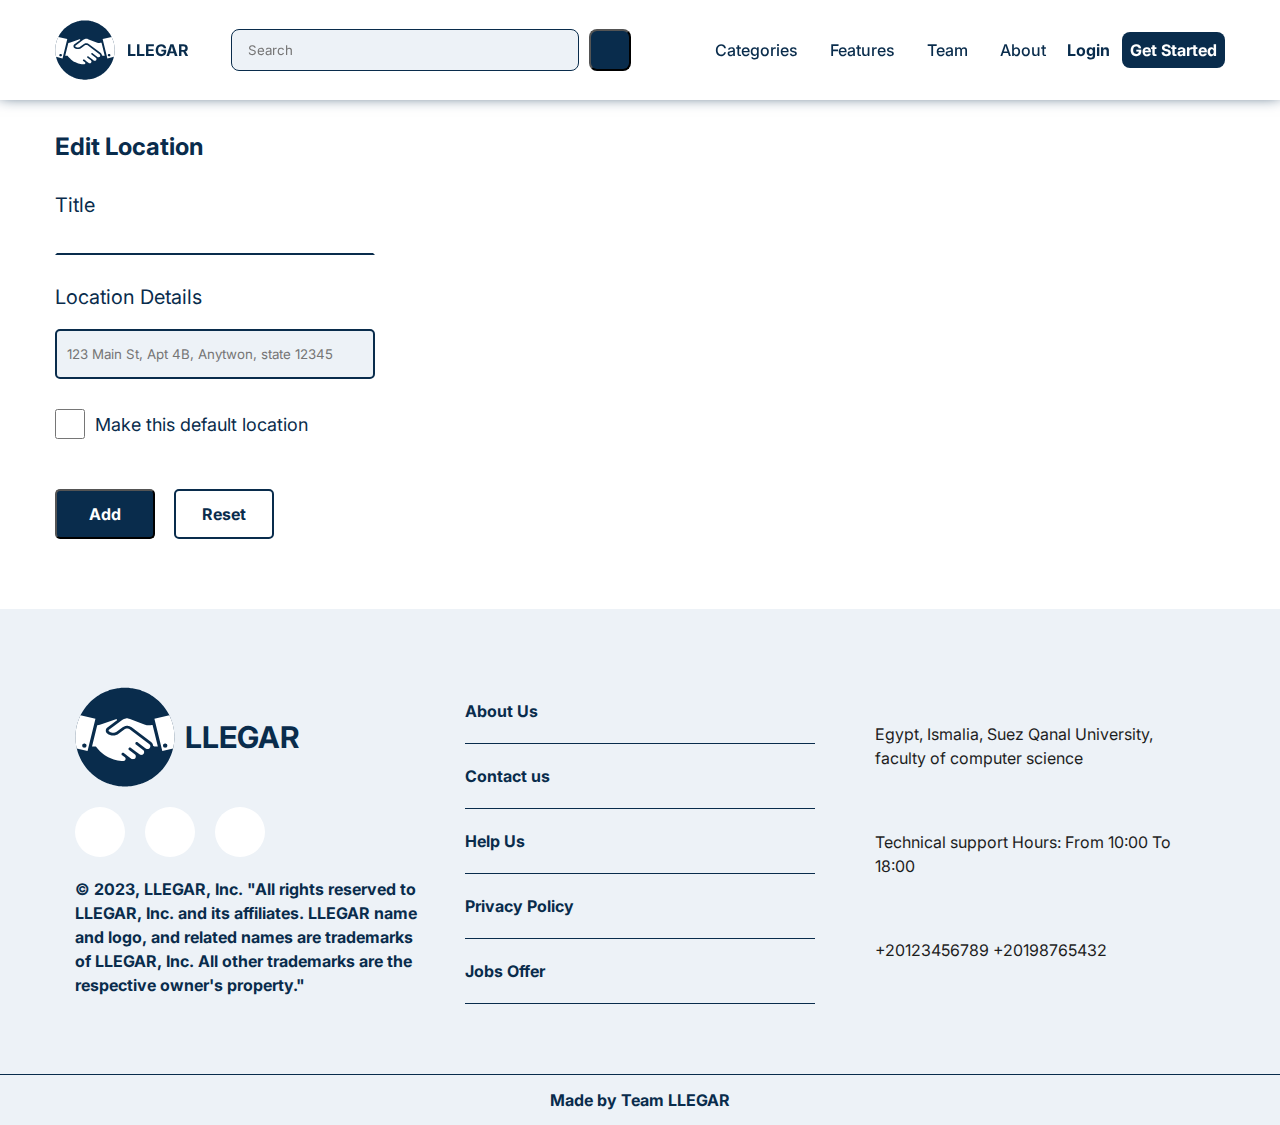
<file: edit_location.html>
<!DOCTYPE html>
<html lang="en">
  <head>
    <meta charset="UTF-8" />
    <meta http-equiv="X-UA-Compatible" content="IE=edge" />
    <meta name="viewport" content="width=device-width, initial-scale=1.0" />
    <title>Edit Location</title>
    <!-- Font Awesome -->
    <link rel="stylesheet" href="https://cdnjs.cloudflare.com/ajax/libs/font-awesome/6.4.0/css/all.min.css" integrity="sha512-iecdLmaskl7CVkqkXNQ/ZH/XLlvWZOJyj7Yy7tcenmpD1ypASozpmT/E0iPtmFIB46ZmdtAc9eNBvH0H/ZpiBw==" crossorigin="anonymous" referrerpolicy="no-referrer" />
    <!-- Main Css -->
    <link rel="stylesheet" href="assets/css/main.css" />
    <link rel="stylesheet" href="assets/css/edit_location.css">
    <link rel="stylesheet" href="assets/css/index.css">
    <link rel="preconnect" href="https://fonts.googleapis.com" />
    <link rel="preconnect" href="https://fonts.gstatic.com" crossorigin />
    <link href="https://fonts.googleapis.com/css2?family=Inter:wght@400;500;600;700&family=Urbanist:wght@400;500;600;700&display=swap" rel="stylesheet" />
    <!-- Tab Icon Link -->
    <link rel="shortcut icon" type="image/x-icon" href="assets/imgs/logo.svg" />
  </head>
  <body>
    <div class="up"><i class="fa-solid fa-arrow-up"></i></div>
    <!-- Star Header -->
    <header id="header">
      <div class="container ">
        <div class="left-head">
          <a href="index.html" class="logo">
            <img
              src="assets/imgs/logo.svg"
              style="width: 60px; margin-right: 12px"
              alt=""
            />
            <div>LLEGAR</div>
          </a>
          <form action="">
            <input id="WishlistSearch" type="text" placeholder="Search" />
            <button type="submit">
              <i class="fa-solid fa-magnifying-glass"></i>
            </button>
          </form>
        </div>
        <!-- Star Menu -->
        <nav>
          <ul class="menu">
            <li>
              <a href="#">Categories</a>
              <ul class="submenu">
                <li>
                  <i class="fa-solid fa-house"></i><a href="">Property</a>
                  <ul class="submenu2">
                    <li><a href="">House</a></li>
                    <li><a href="">Hotel Rooms</a></li>
                    <li><a href="">Chalet</a></li>
                  </ul>
                </li>
                <li>
                  <i class="fa-solid fa-car"></i><a href="">Transportation</a>
                  <ul class="submenu2">
                    <li><a href="">Cars</a></li>
                    <li><a href="">Motocycle</a></li>
                    <li><a href="">Bike</a></li>
                  </ul>
                </li>
                <li>
                  <i class="fa-solid fa-camera"></i><a href="">Electronics</a>
                  <ul class="submenu2">
                    <li><a href="">Cameras</a></li>
                    <li><a href="">Lighting Equipment</a></li>
                    <li><a href="">Audio Equipment</a></li>
                  </ul>
                </li>
                <li>
                  <i class="fa-solid fa-baseball"></i><a href="">Play Areas</a>
                  <ul class="submenu2">
                    <li><a href="">PlayGrounds</a></li>
                    <li><a href="">Water Parks</a></li>
                    <li><a href="">Miniature golf</a></li>
                  </ul>
                </li>
                <li>
                  <i class="fa-solid fa-shirt"></i><a href="">Clothes</a>
                  <ul class="submenu2">
                    <li><a href="">Male</a></li>
                    <li><a href="">Female</a></li>
                  </ul>
                </li>
              </ul>
            </li>
            <li class="features"><a href="#Features">Features</a></li>
            <li class="team"><a href="#team">Team</a></li>
            <li class="about"><a href="#about-us">About</a></li>
          </ul>
        </nav>
            <!-- End Menu -->
          <div class="btns"">
            <a href="login.html" class="login">Login</a>
            <a href="sign_up.html" class="get-started">Get Started</a>
          </div>
          <ul class="active-header">
            <li class="add-item"><i class="fa-regular fa-square-plus"></i></li>
            <li class="favorite"><i class="fa-regular fa-heart"></i></li>
            <li class="profile">
              <div class="image">
                
              </div>
              <ul id="dropdownProfile" class=" dropdown-profile">
                <li>
                  <div class="name"></div>
                  <div class="email"></div>
                </li>
                <li id="yourProfile">Your Profile</li>
                <li id="myActivities"><div>My Activities <i class="fa-solid fa-arrow-right-long"></i></div>
                  <ul class="subactivity">
                    <li id="myItems"><i class="fa-solid fa-house-chimney"></i>My Item</li>
                    <li id="ItemsIRented"><i class="fa-solid fa-thumbs-up"></i>Items I Had Rente</li>
                    <li id="clientRented"><i class="fa-solid fa-circle-check"></i>Client Rented</li>
                  </ul>
                </li>
                <li id="orders">Orders</li>
                <li id="helpCenter">Help Center</li>
                <li id="editLocation">Edit Location</li>
                <li id="signOut">Sign Out</li>
                <li id="delete">Delete Profile</li>
              </ul>
            </li>
          </ul>
      </div>
    </header>
    <!-- End Header -->
    <div class="container">
      <div class="main-title">
        <div class="title">
          <h2>Edit Location</h2>
        </div>
      </div>
    </div>
    <!-- Start Edit location Section -->
    <div class="location">
      <div class="container">
        <div class="left">
          <form >
            <div class="location-title">
              <label for="title">Title</label>
              <input id="title" type="text" required>
            </div>
            <div class="location-details">
              <label for="detail">Location Details</label>
              <div class="input-with-icon">
                <input id="detail" type="text" placeholder="123 Main St, Apt 4B, Anytwon, state 12345" required>
                <i class="fas fa-location-dot"></i> <!-- Font Awesome location icon -->
              </div>
            </div>
            <div class="defualt-check">
              <input type="checkbox" name="default" id="check">
              <label for="check">Make this default location</label>
            </div>
            <div class="buttons">
              <button onclick="addLocation(event)" class="btn" id="add">Add</button>
              <button onclick="resetLocation(event)" class="btn" id="reset">Reset</button>
            </div>
          </form>
        </div>
        <div class="location-boxes" id="locationBoxes">
          <!-- Existing location boxes will be added here -->
        </div>
      </div>
    </div>
    <!-- End Edit Location Section -->
    <!-- Start Footer Section -->
    <footer id="footer" style="margin-top: 40;">
      <div class="container">
        <div class="box">
          <div class="title"><img src="assets/imgs/logo.svg" alt="">LLEGAR</div>
          <div class="icons">
            <a href=""><i class="fa-brands fa-facebook"></i></a>
            <a href=""><i class="fa-brands fa-twitter"></i></a>
            <a href=""><i class="fa-brands fa-youtube"></i></a>
          </div>
          <p>© 2023, LLEGAR, Inc. "All rights reserved to LLEGAR, Inc. and its affiliates. LLEGAR name and logo, and related names are trademarks of LLEGAR, Inc. All other trademarks are the respective owner's property."</p>
        </div>
        <div class="box">
          <div class="link"> 
            <div class="con about-us">
              <div class="footer-links">
                About Us
              </div>
            </div>
          </div>
          <div class="link"> 
            <div class="con contact-Us">
              <div class="footer-links">
                Contact us
              </div>
            </div>
          </div>
          <div class="link"> 
            <div class="con help-us">
              <div class="footer-links">
                Help Us
              </div>
            </div>
          </div>
          <div class="link"> 
            <div id="privacyPolicy" class="con privacy-policy">
              <div class="footer-links">
                Privacy Policy
              </div>
            </div>
          </div>
          <div class="link"> 
            <div class="con jobs-offer">
              <div class="footer-links">
                Jobs Offer
              </div>
            </div>
          </div>
        </div>
        <div class="box">
          <div class="info">
            <i class="fa-solid fa-earth-americas"></i>
            Egypt, Ismalia, Suez Qanal University, faculty of computer science 
          </div>
          <div class="info">
            <i class="fa-solid fa-clock"></i>
            Technical support Hours: From 10:00 To 18:00
          </div>
          <div class="info">
            <i class="fa-solid fa-square-phone"></i>
            <div class="numbers">
              +20123456789
              +20198765432
            </div>
          </div>
        </div>
      </div>
      <div class="copy-right">Made by Team LLEGAR</div>
    </footer>
    <!-- End Footer Section -->
    <!-- Scripts files -->
    <script src="assets/js/data.js"></script>
    <!-- <script src="assets/js/script.js"></script> -->
    <script src="assets/js/edit_location.js"></script>
    <script src="assets/js/main.js"></script>
  </body>
</html>
</file>
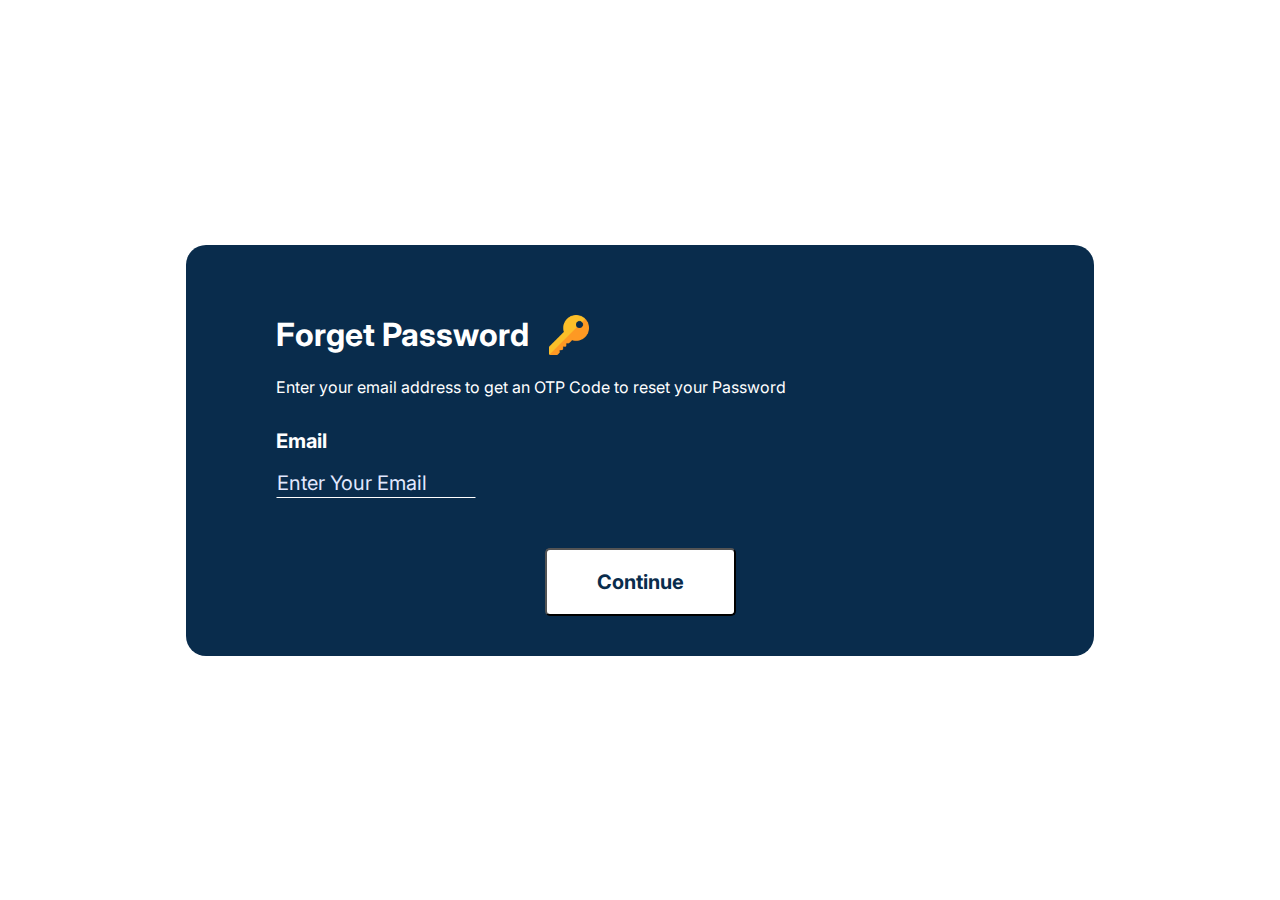
<file: forget_pass.html>
<!DOCTYPE html>
<html lang="en">
  <head>
    <meta charset="UTF-8" />
    <meta http-equiv="X-UA-Compatible" content="IE=edge" />
    <meta name="viewport" content="width=device-width, initial-scale=1.0" />
    <title>Forget Password</title>
    <!-- Font Awesome -->
    <link rel="stylesheet" href="https://cdnjs.cloudflare.com/ajax/libs/font-awesome/6.4.0/css/all.min.css" integrity="sha512-iecdLmaskl7CVkqkXNQ/ZH/XLlvWZOJyj7Yy7tcenmpD1ypASozpmT/E0iPtmFIB46ZmdtAc9eNBvH0H/ZpiBw==" crossorigin="anonymous" referrerpolicy="no-referrer" />
    <!-- Main Css -->
    <link rel="stylesheet" href="assets/css/main.css" />
    <link rel="stylesheet" href="assets/css/forget_pass.css">
    <link rel="preconnect" href="https://fonts.googleapis.com" />
    <link rel="preconnect" href="https://fonts.gstatic.com" crossorigin />
    <link href="https://fonts.googleapis.com/css2?family=Inter:wght@400;500;600;700&family=Urbanist:wght@400;500;600;700&display=swap" rel="stylesheet" />
    <!-- Tab Icon Link -->
    <link rel="shortcut icon" type="image/x-icon" href="assets/imgs/logo.svg" />
  </head>
  <body>
    <!-- Start Verification Box -->
    <div class="forget-pass">
      <div class="container">
        <div class="header">
          <i class="fa-solid fa-arrow-left"></i>
        </div>
        <div class="content">
          <div class="header-text">
            <h1>Forget Password</h1>
            <img src="assets/imgs/key.png" alt="">
          </div>
          <div class="body">
            <p>Enter your email address to get an OTP Code to reset your Password</p>
          </div>
          <form>
            <div class="email">
              <label for="old-email">Email</label>
              <input id="old-email" type="email" autocomplete="off" placeholder="Enter Your Email">
            </div>
            <div class="footer">
              <button class="continue-btn">Continue</button>
            </div>
          </form>
        </div>
      </div>
    </div>
    <!-- End Verification Box -->
    <!-- Scripts files -->
    <script src="assets/js/forget_pass.js"></script>
  </body>
</html>
</file>
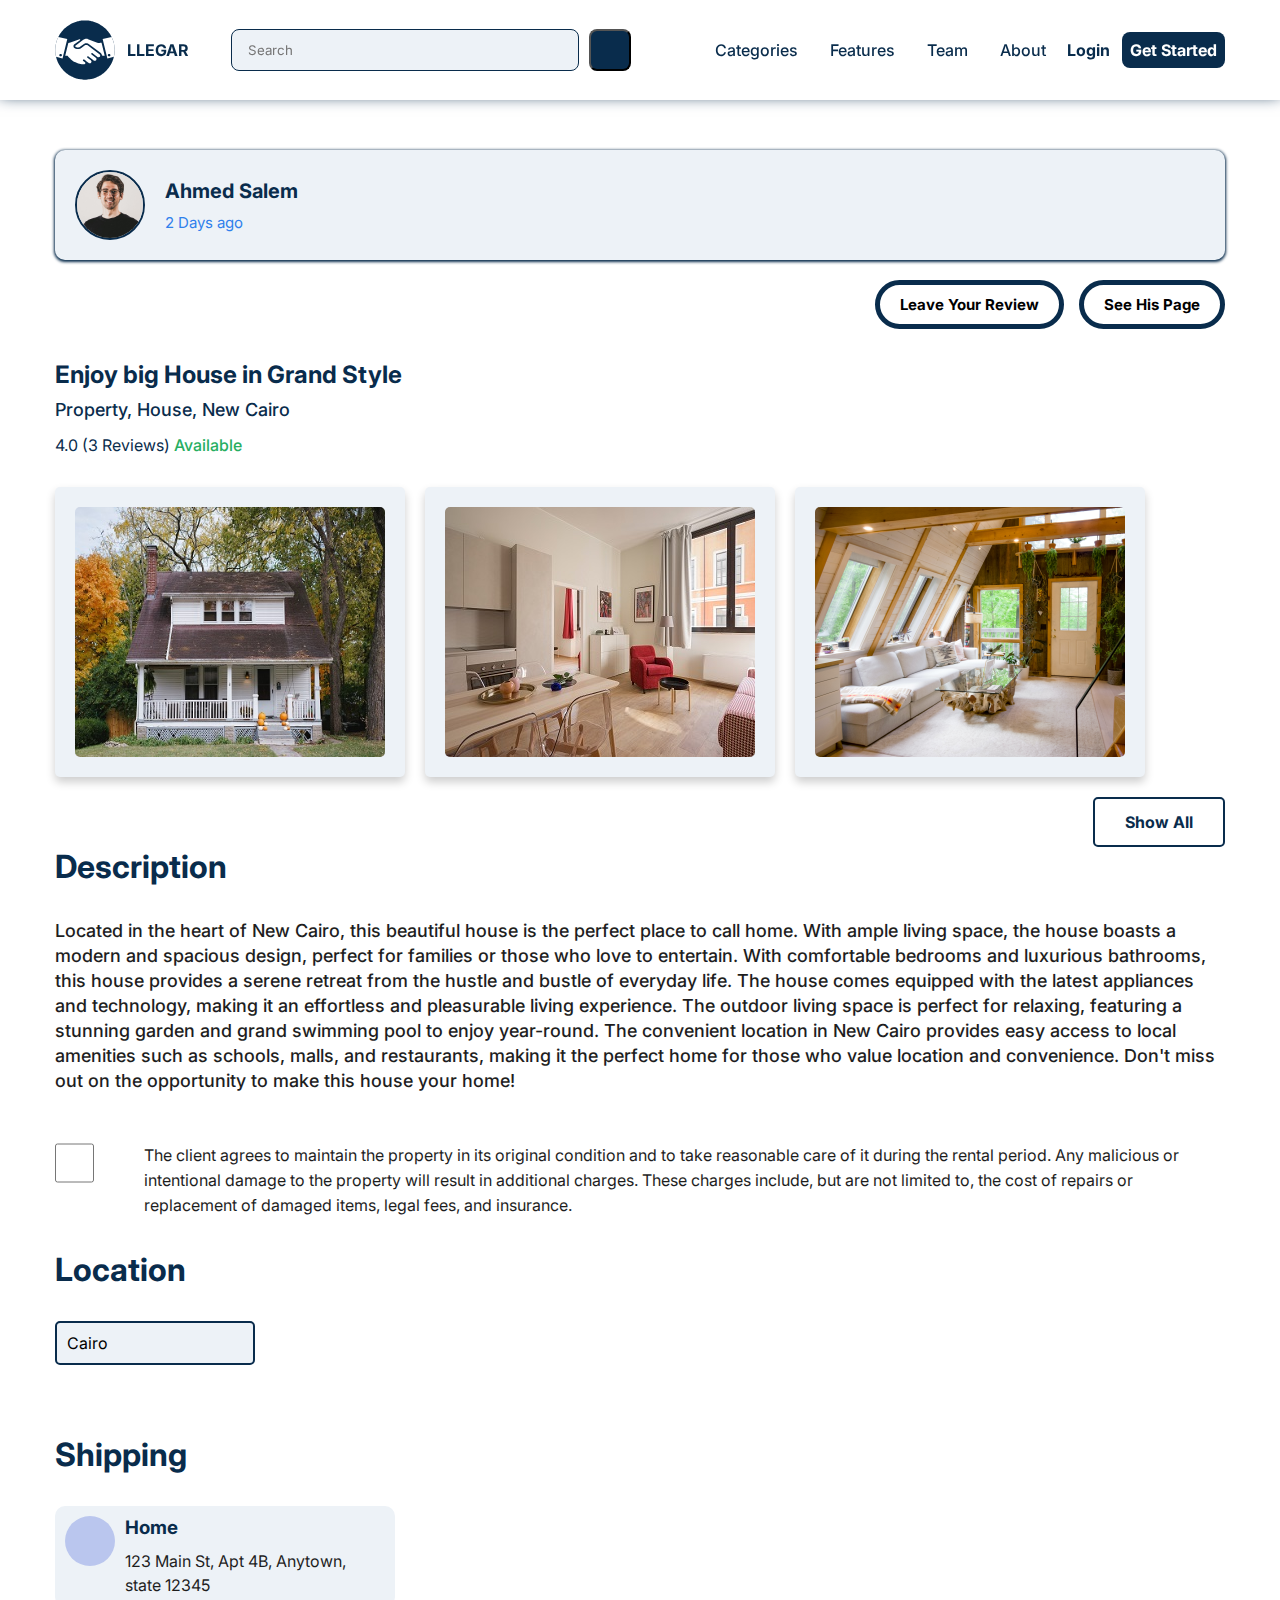
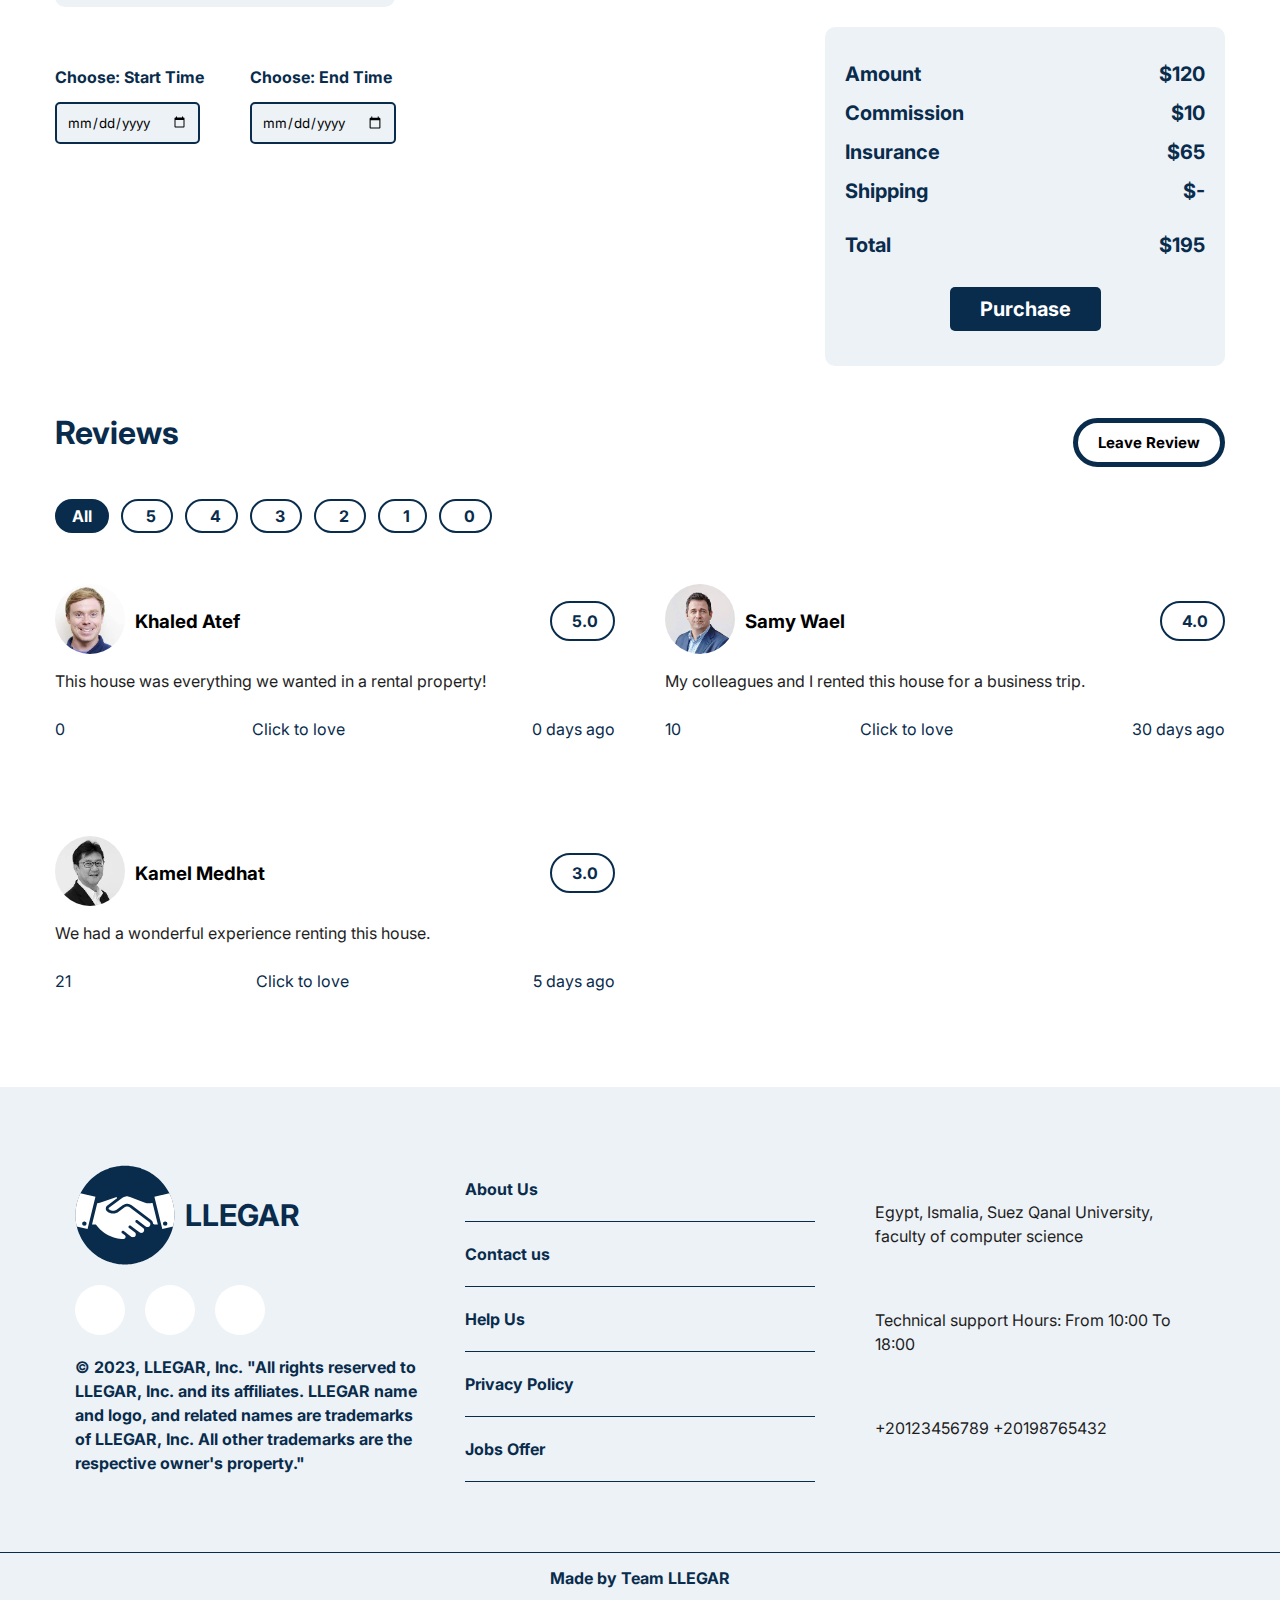
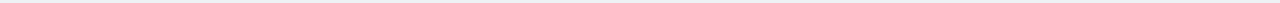
<file: item_details.html>
<!DOCTYPE html>
<html lang="en">
  <head>
    <meta charset="UTF-8" />
    <meta http-equiv="X-UA-Compatible" content="IE=edge" />
    <meta name="viewport" content="width=device-width, initial-scale=1.0" />
    <title>Card Details</title>
    <!-- Font Awesome -->
    <link rel="stylesheet" href="https://cdnjs.cloudflare.com/ajax/libs/font-awesome/6.4.0/css/all.min.css" integrity="sha512-iecdLmaskl7CVkqkXNQ/ZH/XLlvWZOJyj7Yy7tcenmpD1ypASozpmT/E0iPtmFIB46ZmdtAc9eNBvH0H/ZpiBw==" crossorigin="anonymous" referrerpolicy="no-referrer" />
    <!-- Main Css -->
    <link rel="stylesheet" href="assets/css/main.css" />
    <link rel="stylesheet" href="assets/css/index.css" />
    <link rel="stylesheet" href="assets/css/item_details.css" />
    <link rel="preconnect" href="https://fonts.googleapis.com" />
    <link rel="preconnect" href="https://fonts.gstatic.com" crossorigin />
    <link href="https://fonts.googleapis.com/css2?family=Inter:wght@400;500;600;700&family=Urbanist:wght@400;500;600;700&display=swap" rel="stylesheet" />
    <!-- Tab Icon Link -->
    <link rel="shortcut icon" type="image/x-icon" href="assets/imgs/logo.svg" />
  </head>
  <body>
    <!-- Star Header -->
    <header id="header">
      <div class="container ">
        <div class="left-head">
          <a href="index.html" class="logo">
            <img
              src="assets/imgs/logo.svg"
              style="width: 60px; margin-right: 12px"
              alt=""
            />
            <div>LLEGAR</div>
          </a>
          <form action="">
            <input id="search" type="text" placeholder="Search" autocomplete="off">
            <button type="submit">
              <i class="fa-solid fa-magnifying-glass"></i>
            </button>
          </form>
        </div>
        <!-- Star Menu -->
        <nav>
          <ul class="menu">
            <li>
              <a href="#">Categories</a>
              <ul class="submenu">
                <li>
                  <i class="fa-solid fa-house"></i><a href="">Property</a>
                  <ul class="submenu2">
                    <li><a href="">House</a></li>
                    <li><a href="">Hotel Rooms</a></li>
                    <li><a href="">Chalet</a></li>
                  </ul>
                </li>
                <li>
                  <i class="fa-solid fa-car"></i><a href="">Transportation</a>
                  <ul class="submenu2">
                    <li><a href="">Cars</a></li>
                    <li><a href="">Motocycle</a></li>
                    <li><a href="">Bike</a></li>
                  </ul>
                </li>
                <li>
                  <i class="fa-solid fa-camera"></i><a href="">Electronics</a>
                  <ul class="submenu2">
                    <li><a href="">Cameras</a></li>
                    <li><a href="">Lighting Equipment</a></li>
                    <li><a href="">Audio Equipment</a></li>
                  </ul>
                </li>
                <li>
                  <i class="fa-solid fa-baseball"></i><a href="">Play Areas</a>
                  <ul class="submenu2">
                    <li><a href="">PlayGrounds</a></li>
                    <li><a href="">Water Parks</a></li>
                    <li><a href="">Miniature golf</a></li>
                  </ul>
                </li>
                <li>
                  <i class="fa-solid fa-shirt"></i><a href="">Clothes</a>
                  <ul class="submenu2">
                    <li><a href="">Male</a></li>
                    <li><a href="">Female</a></li>
                  </ul>
                </li>
              </ul>
            </li>
            <li class="features"><a href="#Features">Features</a></li>
            <li class="team"><a href="#team">Team</a></li>
            <li class="about"><a href="#about-us">About</a></li>
          </ul>
        </nav>
            <!-- End Menu -->
          <div class="btns"">
            <a href="login.html" class="login">Login</a>
            <a href="sign_up.html" class="get-started">Get Started</a>
          </div>
          <ul class="active-header" id="active-header">
            <li class="add-item"><i class="fa-regular fa-square-plus"></i></li>
            <li class="favorite"><i class="fa-regular fa-heart"></i><div></div></li>
            <li class="profile">
              <div class="image">
                
              </div>
              <ul id="dropdownProfile" class=" dropdown-profile">
                <li>
                  <div class="name"></div>
                  <div class="email"></div>
                </li>
                <li id="yourProfile">Your Profile</li>
                <li id="myActivities"><div>My Activities <i class="fa-solid fa-arrow-right-long"></i></div>
                  <ul class="subactivity">
                    <li id="myItems"><i class="fa-solid fa-house-chimney"></i>My Item</li>
                    <li id="ItemsIRented"><i class="fa-solid fa-thumbs-up"></i>Items I Had Rente</li>
                    <li id="clientRented"><i class="fa-solid fa-circle-check"></i>Client Rented</li>
                  </ul>
                </li>
                <li id="orders">Orders</li>
                <li id="helpCenter">Help Center</li>
                <li id="editLocation">Edit Location</li>
                <li id="signOut">Sign Out</li>
                <li id="delete">Delete Profile</li>
              </ul>
            </li>
          </ul>
      </div>
    </header>
    <!-- End Header -->
    <div id="itemDetails">
      <div class="container">
        <div class="owner-container">
          <div class="owner">
            <div class="info">
              <img src="assets/imgs//Person/Ahmed-Salem.jpg" alt="">
              <div class="name-and-date">
                <div class="name">Ahmed Salem</div>
                <div class="date"><span class="num">2</span> <span>Days ago</span></div>
              </div>
            </div>
          </div>
          <div class="owner-btn">
            <button id="seeHisPage" type="button">See His Page</button>
            <button onclick="ShowUserReviewPopUp()" id="LeaveYourReview" type="button">Leave Your Review</button>
          </div>
        </div>
        <div id="itemTitle" class="container">
          <div id="itemTitleDetails" class="main-title">
            <div class="text-header">
              <h2 class="title top">Enjoy big House in Grand Style</h2>
              <div class="mid"><span class="category">Property</span>, <span class="subcategory">House</span>, <span class="location">New Cairo</span></div>
              <div class="footer"><span class="star"><i class="fa-solid fa-star"></i></span> <span class="rate">4.0</span> (<span class="reviews">3</span> Reviews) <span class="available">Available</span></div>
            </div>
          </div>
        </div>


        <div class="container">
      <div class="box-container">
        <div class="box">
          <div class="image">
            <img src="assets/imgs/Card_Images/house.jpg" alt="">
          </div>
        </div>
        <div class="box">
          <div class="image">
            <img src="assets/imgs/Card_Images/House/deborah-cortelazzi-gREquCUXQLI-unsplash.jpg" alt="">
          </div>
        </div>
        <div class="box">
          <div class="image">
            <img src="assets/imgs/Card_Images/House/andrea-davis-IWfe63thJxk-unsplash.jpg" alt="">
          </div>
        </div>
        <div class="box">
          <div class="image">
            <img src="assets/imgs/Card_Images/House/collov-home-design-KvGG0paOhOA-unsplash.jpg" alt="">
          </div>
        </div>
        <div class="box">
          <div class="image">
            <img src="assets/imgs/Card_Images/House/francesca-tosolini-tHkJAMcO3QE-unsplash.jpg" alt="">
          </div>
        </div>
        
      </div>
      <div id="loadMore">Show All</div>
    </div>



        <div id="discription" class="container">
          <div id="descTitle" class="main-title">
            <h1>Description</h1>
          </div>
          <p>Located in the heart of New Cairo, this beautiful house is the perfect place to call home. With ample living space, the house boasts a modern and spacious design, perfect for families or those who love to entertain. With comfortable bedrooms and luxurious bathrooms, this house provides a serene retreat from the hustle and bustle of everyday life. The house comes equipped with the latest appliances and technology, making it an effortless and pleasurable living experience. The outdoor living space is perfect for relaxing, featuring a stunning garden and grand swimming pool to enjoy year-round. The convenient location in New Cairo provides easy access to local amenities such as schools, malls, and restaurants, making it the perfect home for those who value location and convenience. Don't miss out on the opportunity to make this house your home!</p>
        </div>
        <div class="condition">
          <input id="condition" type="checkbox">
          <label for="condition">The client agrees to maintain the property in its original condition and to take reasonable care of it during the rental period. Any malicious or intentional damage to the property will result in additional charges. These charges include, but are not limited to, the cost of repairs or replacement of damaged items, legal fees, and insurance.</label>
        </div>
        <div id="location" class="container">
          <div id="descTitle" class="main-title">
            <h1>Location</h1>
          </div>
          <div class="location-field">
            Cairo
          </div>
        </div>
        <div id="descTitle" class="main-title">
          <h1>Shipping</h1>
        </div>
        <div class="location-box">
          <div class="loc-icon">
            <i class="fa-solid fa-location-dot"></i>
          </div>
          <div class="mid">
            <div>
              <h3>Home</h3>
            </div>
            <p>123 Main St, Apt 4B, Anytown, state 12345</p>
          </div>
        </div>
        <div class="time-and-bell">
          <div class="time">
            <div id="StartTime">
                <label for="start">Choose: Start Time</label>
                <input id="start" class="start" type="date">
            </div>
            <div id="endTime">
              <label for="end">Choose: End Time</label>
              <input id="end" class="end" type="date">
            </div>
          </div>
          <div class="bell">
            <div class="amount">Amount <span class="amount-price"><span class="dollar-sign">$</span><span class="price">120</span></span></div>
            <div class="commission">Commission <span class="commission-price"><span class="dollar-sign">$</span><span class="price">10</span></span></div>
            <div class="insurance">Insurance <span class="insurance-price"><span class="dollar-sign">$</span><span class="price">65</span></span></div>
            <div class="shipping">Shipping <span class="shipping-price"><span class="dollar-sign">$</span><span class="price">-</span></span></div>
            <div class="total-container">
              <div class="total">Total <span class="total-price"><span class="dollar-sign">$</span><span class="price">195</span></span></div>
            </div>
            <div class="purchase-btn"><div class="button purchase"><i class="fa-solid fa-fire"></i>Purchase<i class="fa-solid fa-fire"></i></div></div>
          </div>
        </div>
        <div class="reviews-filter">
          <div id="review-filter" class="container">
            <div id="review-filter-Title" class="main-title">
              <h1>Reviews</h1>
              <button id="leaveItemReview">Leave Review</button>
            </div>
          </div>
          <ul class="filter-review-bar">
            <li data-star=".all" class="active">All</li>
            <li data-star=".five"><i class="fa-solid fa-star"></i>5</li>
            <li data-star=".four"><i class="fa-solid fa-star"></i>4</li>
            <li data-star=".three"><i class="fa-solid fa-star"></i>3</li>
            <li data-star=".two"><i class="fa-solid fa-star"></i>2</li>
            <li data-star=".one"><i class="fa-solid fa-star"></i>1</li>
            <li data-star=".zero"><i class="fa-solid fa-star"></i>0</li>
          </ul>
        </div>
        <div class="review-comment">
          
        </div>
      </div>
    </div>
    <!-- Start Footer Section -->
    <footer id="footer" style="margin-top: 40;">
      <div class="container">
        <div class="box">
          <div class="title"><img src="assets/imgs/logo.svg" alt="">LLEGAR</div>
          <div class="icons">
            <a href=""><i class="fa-brands fa-facebook"></i></a>
            <a href=""><i class="fa-brands fa-twitter"></i></a>
            <a href=""><i class="fa-brands fa-youtube"></i></a>
          </div>
          <p>© 2023, LLEGAR, Inc. "All rights reserved to LLEGAR, Inc. and its affiliates. LLEGAR name and logo, and related names are trademarks of LLEGAR, Inc. All other trademarks are the respective owner's property."</p>
        </div>
        <div class="box">
          <div class="link"> 
            <div class="con about-us">
              <div class="footer-links">
                About Us
              </div>
            </div>
          </div>
          <div class="link"> 
            <div class="con contact-Us">
              <div class="footer-links">
                Contact us
              </div>
            </div>
          </div>
          <div class="link"> 
            <div class="con help-us">
              <div class="footer-links">
                Help Us
              </div>
            </div>
          </div>
          <div class="link"> 
            <div id="privacyPolicy" class="con privacy-policy">
              <div class="footer-links">
                Privacy Policy
              </div>
            </div>
          </div>
          <div class="link"> 
            <div class="con jobs-offer">
              <div class="footer-links">
                Jobs Offer
              </div>
            </div>
          </div>
        </div>
        <div class="box">
          <div class="info">
            <i class="fa-solid fa-earth-americas"></i>
            Egypt, Ismalia, Suez Qanal University, faculty of computer science 
          </div>
          <div class="info">
            <i class="fa-solid fa-clock"></i>
            Technical support Hours: From 10:00 To 18:00
          </div>
          <div class="info">
            <i class="fa-solid fa-square-phone"></i>
            <div class="numbers">
              +20123456789
              +20198765432
            </div>
          </div>
        </div>
      </div>
      <div class="copy-right">Made by Team LLEGAR</div>
    </footer>
    <!-- End Footer Section -->
    <!-- Scripts files -->
    <script src="assets/js/data.js"></script>
    <script src="assets/js/script.js"></script>
    <script src="assets/js/item_details.js"></script>
    <script src="assets/js/main.js"></script>
  </body>
</html>
</file>
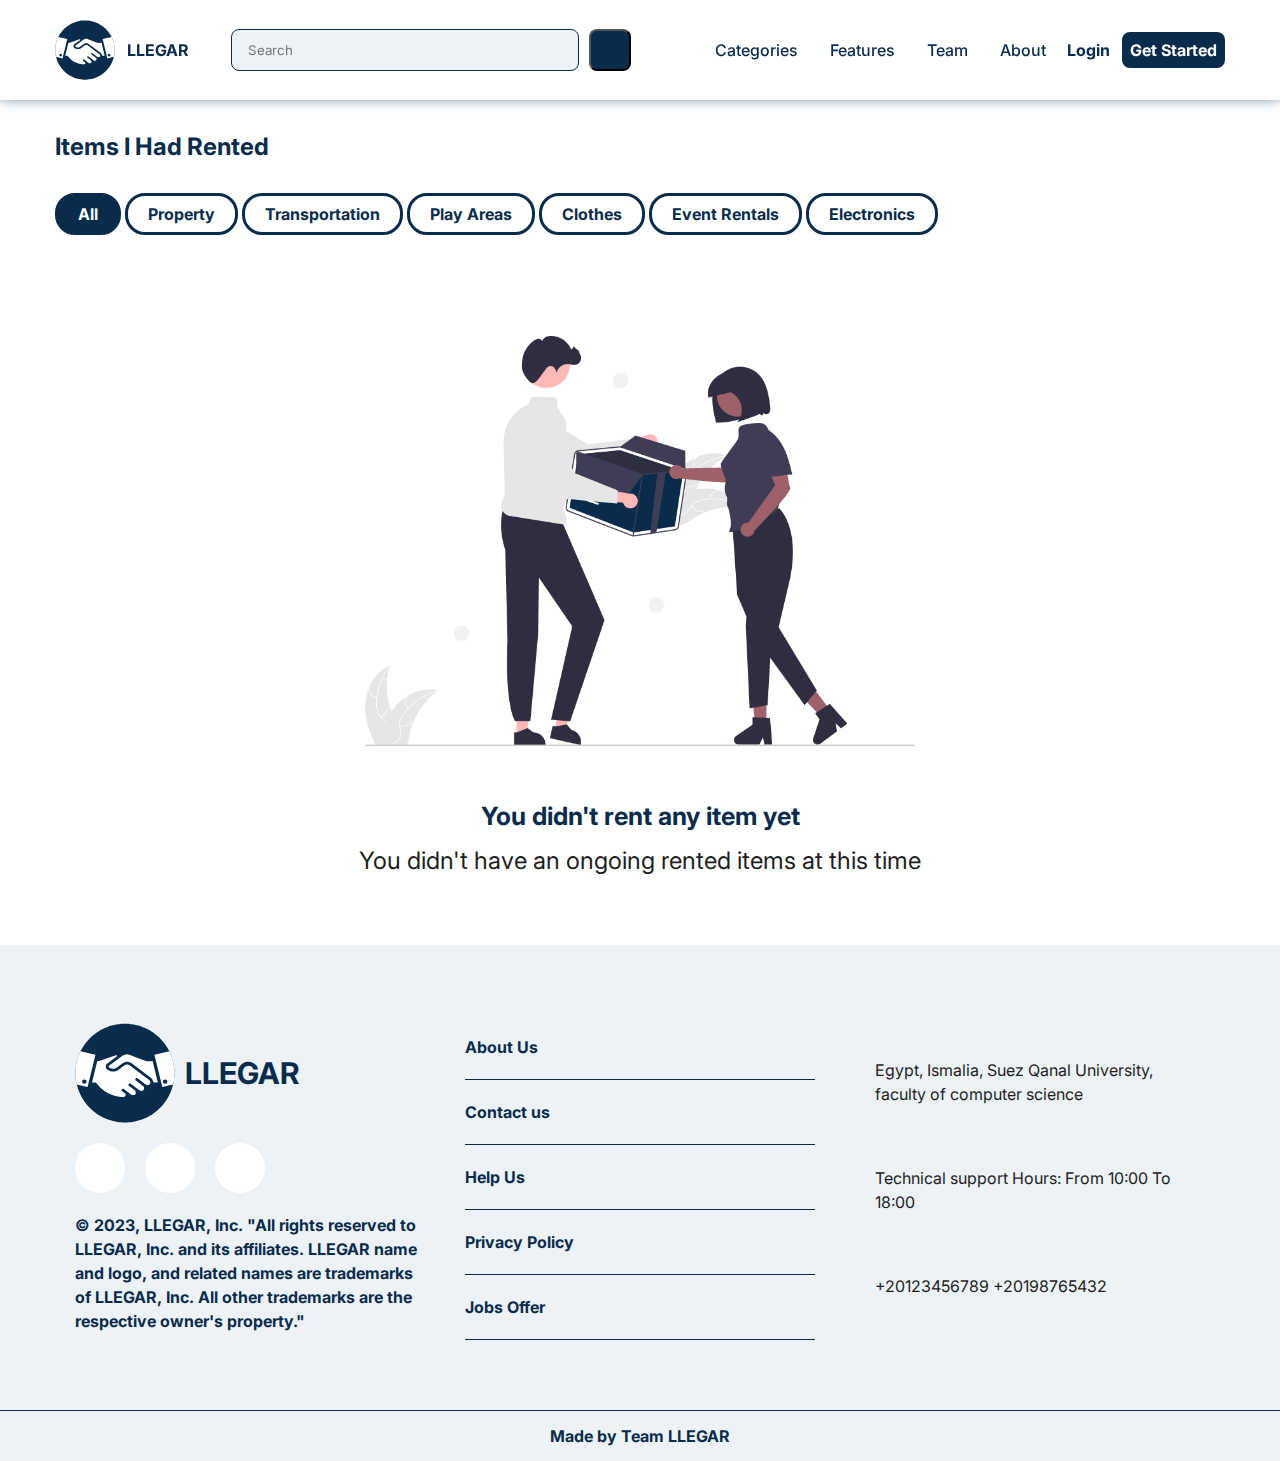
<file: items_i_had_rented.html>
<!DOCTYPE html>
<html lang="en">
  <head>
    <meta charset="UTF-8" />
    <meta http-equiv="X-UA-Compatible" content="IE=edge" />
    <meta name="viewport" content="width=device-width, initial-scale=1.0" />
    <title>Items I Had Rented</title>
    <!-- Font Awesome -->
    <link rel="stylesheet" href="https://cdnjs.cloudflare.com/ajax/libs/font-awesome/6.4.0/css/all.min.css" integrity="sha512-iecdLmaskl7CVkqkXNQ/ZH/XLlvWZOJyj7Yy7tcenmpD1ypASozpmT/E0iPtmFIB46ZmdtAc9eNBvH0H/ZpiBw==" crossorigin="anonymous" referrerpolicy="no-referrer" />
    <!-- Main Css -->
    <link rel="stylesheet" href="assets/css/main.css" />
    <link rel="stylesheet" href="assets/css/items_i_had_rented.css">
    <link rel="stylesheet" href="assets/css/index.css">
    <link rel="preconnect" href="https://fonts.googleapis.com" />
    <link rel="preconnect" href="https://fonts.gstatic.com" crossorigin />
    <link href="https://fonts.googleapis.com/css2?family=Inter:wght@400;500;600;700&family=Urbanist:wght@400;500;600;700&display=swap" rel="stylesheet" />
    <!-- Tab Icon Link -->
    <link rel="shortcut icon" type="image/x-icon" href="assets/imgs/logo.svg" />
  </head>
  <body>
    <div class="up"><i class="fa-solid fa-arrow-up"></i></div>
    <!-- Star Header -->
    <header id="header">
      <div class="container ">
        <div class="left-head">
          <a href="index.html" class="logo">
            <img
              src="assets/imgs/logo.svg"
              style="width: 60px; margin-right: 12px"
              alt=""
            />
            <div>LLEGAR</div>
          </a>
          <form action="">
            <input id="WishlistSearch" type="text" placeholder="Search" />
            <button type="submit">
              <i class="fa-solid fa-magnifying-glass"></i>
            </button>
          </form>
        </div>
        <!-- Star Menu -->
        <nav>
          <ul class="menu">
            <li>
              <a href="#">Categories</a>
              <ul class="submenu">
                <li>
                  <i class="fa-solid fa-house"></i><a href="">Property</a>
                  <ul class="submenu2">
                    <li><a href="">House</a></li>
                    <li><a href="">Hotel Rooms</a></li>
                    <li><a href="">Chalet</a></li>
                  </ul>
                </li>
                <li>
                  <i class="fa-solid fa-car"></i><a href="">Transportation</a>
                  <ul class="submenu2">
                    <li><a href="">Cars</a></li>
                    <li><a href="">Motocycle</a></li>
                    <li><a href="">Bike</a></li>
                  </ul>
                </li>
                <li>
                  <i class="fa-solid fa-camera"></i><a href="">Electronics</a>
                  <ul class="submenu2">
                    <li><a href="">Cameras</a></li>
                    <li><a href="">Lighting Equipment</a></li>
                    <li><a href="">Audio Equipment</a></li>
                  </ul>
                </li>
                <li>
                  <i class="fa-solid fa-baseball"></i><a href="">Play Areas</a>
                  <ul class="submenu2">
                    <li><a href="">PlayGrounds</a></li>
                    <li><a href="">Water Parks</a></li>
                    <li><a href="">Miniature golf</a></li>
                  </ul>
                </li>
                <li>
                  <i class="fa-solid fa-shirt"></i><a href="">Clothes</a>
                  <ul class="submenu2">
                    <li><a href="">Male</a></li>
                    <li><a href="">Female</a></li>
                  </ul>
                </li>
              </ul>
            </li>
            <li class="features"><a href="#Features">Features</a></li>
            <li class="team"><a href="#team">Team</a></li>
            <li class="about"><a href="#about-us">About</a></li>
          </ul>
        </nav>
            <!-- End Menu -->
          <div class="btns"">
            <a href="login.html" class="login">Login</a>
            <a href="sign_up.html" class="get-started">Get Started</a>
          </div>
          <ul class="active-header">
            <li class="add-item"><i class="fa-regular fa-square-plus"></i></li>
            <li class="favorite"><i class="fa-regular fa-heart"></i></li>
            <li class="profile">
              <div class="image">
                
              </div>
              <ul id="dropdownProfile" class=" dropdown-profile">
                <li>
                  <div class="name"></div>
                  <div class="email"></div>
                </li>
                <li id="yourProfile">Your Profile</li>
                <li id="myActivities"><div>My Activities <i class="fa-solid fa-arrow-right-long"></i></div>
                  <ul class="subactivity">
                    <li id="myItems"><i class="fa-solid fa-house-chimney"></i>My Item</li>
                    <li id="ItemsIRented"><i class="fa-solid fa-thumbs-up"></i>Items I Had Rente</li>
                    <li id="clientRented"><i class="fa-solid fa-circle-check"></i>Client Rented</li>
                  </ul>
                </li>
                <li id="orders">Orders</li>
                <li id="helpCenter">Help Center</li>
                <li id="editLocation">Edit Location</li>
                <li id="signOut">Sign Out</li>
                <li id="delete">Delete Profile</li>
              </ul>
            </li>
          </ul>
      </div>
    </header>
    <!-- End Header -->
    <div class="container">
      <div class="main-title">
        <div class="title">
          <h2>Items I Had Rented</h2>
        </div>
      </div>
    </div>
    <!-- Start Items Section -->
    <div class="items-i-had-rented card-section">
      <div class="container">
        <ul class="filter-bar">
          <li data-cat=".all" class="active">All</li>
          <li data-cat=".property">Property</li>
          <li data-cat=".transportation">Transportation</li>
          <li data-cat=".play-areas">Play Areas</li>
          <li data-cat=".clothes">Clothes</li>
          <li data-cat=".event-rentals">Event Rentals</li>
          <li data-cat=".electronics">Electronics</li>
        </ul>
        <div class="cards" id="cards">
          
        </div>
        <div id="emptyItemsIHadRented" class="empty-items-i-had-rented">
          <img src="assets/imgs/illustrator/undraw_Empty_re_opql.png" alt="">
          <div class="text">
            <h3>You didn't rent any item yet</h3>
            <p>You didn't have an ongoing rented items at this time</p>
          </div>
        </div>
      </div>
    </div>
    <!-- End Items Section -->
    <!-- Start Footer Section -->
    <footer id="footer" style="margin-top: 40;">
      <div class="container">
        <div class="box">
          <div class="title"><img src="assets/imgs/logo.svg" alt="">LLEGAR</div>
          <div class="icons">
            <a href=""><i class="fa-brands fa-facebook"></i></a>
            <a href=""><i class="fa-brands fa-twitter"></i></a>
            <a href=""><i class="fa-brands fa-youtube"></i></a>
          </div>
          <p>© 2023, LLEGAR, Inc. "All rights reserved to LLEGAR, Inc. and its affiliates. LLEGAR name and logo, and related names are trademarks of LLEGAR, Inc. All other trademarks are the respective owner's property."</p>
        </div>
        <div class="box">
          <div class="link"> 
            <div class="con about-us">
              <div class="footer-links">
                About Us
              </div>
            </div>
          </div>
          <div class="link"> 
            <div class="con contact-Us">
              <div class="footer-links">
                Contact us
              </div>
            </div>
          </div>
          <div class="link"> 
            <div class="con help-us">
              <div class="footer-links">
                Help Us
              </div>
            </div>
          </div>
          <div class="link"> 
            <div id="privacyPolicy" class="con privacy-policy">
              <div class="footer-links">
                Privacy Policy
              </div>
            </div>
          </div>
          <div class="link"> 
            <div class="con jobs-offer">
              <div class="footer-links">
                Jobs Offer
              </div>
            </div>
          </div>
        </div>
        <div class="box">
          <div class="info">
            <i class="fa-solid fa-earth-americas"></i>
            Egypt, Ismalia, Suez Qanal University, faculty of computer science 
          </div>
          <div class="info">
            <i class="fa-solid fa-clock"></i>
            Technical support Hours: From 10:00 To 18:00
          </div>
          <div class="info">
            <i class="fa-solid fa-square-phone"></i>
            <div class="numbers">
              +20123456789
              +20198765432
            </div>
          </div>
        </div>
      </div>
      <div class="copy-right">Made by Team LLEGAR</div>
    </footer>
    <!-- End Footer Section -->
    <!-- Scripts files -->
    <script src="assets/js/script.js"></script>
    <script src="assets/js/data.js"></script>
    <script src="assets/js/items_i_had_rented.js"></script>
    <script src="assets/js/main.js"></script>
  </body>
</html>
</file>
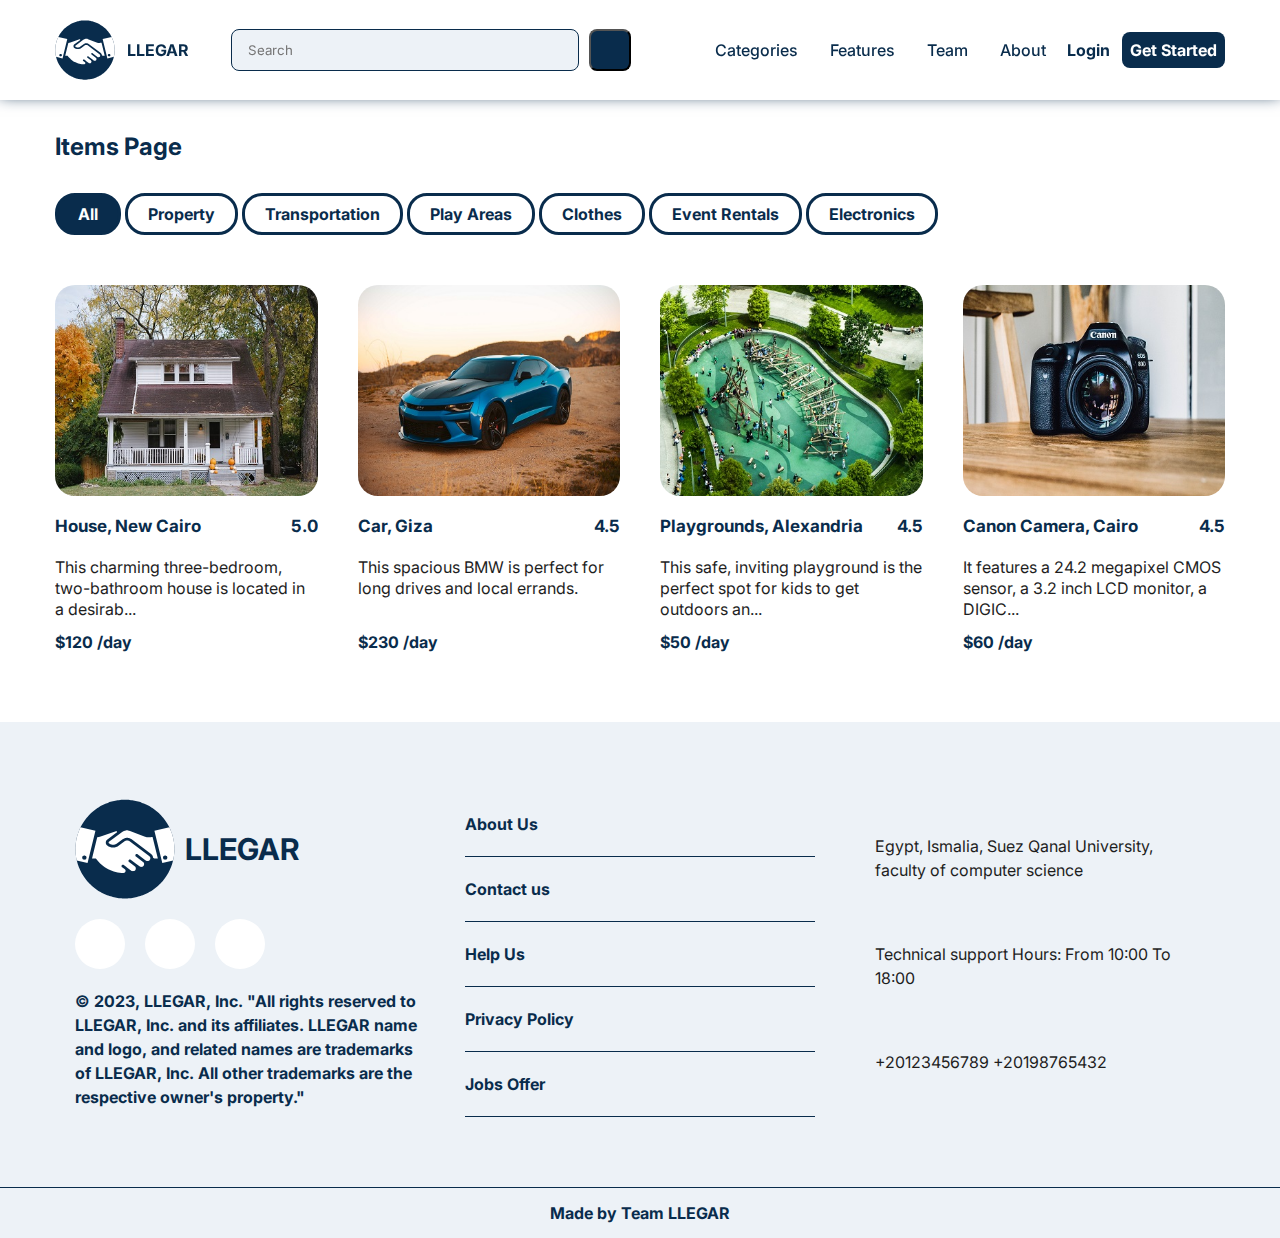
<file: items_page.html>
<!DOCTYPE html>
<html lang="en">
  <head>
    <meta charset="UTF-8" />
    <meta http-equiv="X-UA-Compatible" content="IE=edge" />
    <meta name="viewport" content="width=device-width, initial-scale=1.0" />
    <title>Items Page</title>
    <!-- Font Awesome -->
    <link rel="stylesheet" href="https://cdnjs.cloudflare.com/ajax/libs/font-awesome/6.4.0/css/all.min.css" integrity="sha512-iecdLmaskl7CVkqkXNQ/ZH/XLlvWZOJyj7Yy7tcenmpD1ypASozpmT/E0iPtmFIB46ZmdtAc9eNBvH0H/ZpiBw==" crossorigin="anonymous" referrerpolicy="no-referrer" />
    <!-- Main Css -->
    <link rel="stylesheet" href="assets/css/main.css" />
    <link rel="stylesheet" href="assets/css/items_page.css">
    <link rel="stylesheet" href="assets/css/index.css">
    <link rel="preconnect" href="https://fonts.googleapis.com" />
    <link rel="preconnect" href="https://fonts.gstatic.com" crossorigin />
    <link href="https://fonts.googleapis.com/css2?family=Inter:wght@400;500;600;700&family=Urbanist:wght@400;500;600;700&display=swap" rel="stylesheet" />
    <!-- Tab Icon Link -->
    <link rel="shortcut icon" type="image/x-icon" href="assets/imgs/logo.svg" />
  </head>
  <body>
    <div class="up"><i class="fa-solid fa-arrow-up"></i></div>
    <!-- Star Header -->
    <header id="header">
      <div class="container ">
        <div class="left-head">
          <a href="index.html" class="logo">
            <img
              src="assets/imgs/logo.svg"
              style="width: 60px; margin-right: 12px"
              alt=""
            />
            <div>LLEGAR</div>
          </a>
          <form action="">
            <input id="itemsPageSearch" type="text" placeholder="Search" />
            <button type="submit">
              <i class="fa-solid fa-magnifying-glass"></i>
            </button>
          </form>
        </div>
        <!-- Star Menu -->
        <nav>
          <ul class="menu">
            <li>
              <a href="#">Categories</a>
              <ul class="submenu">
                <li>
                  <i class="fa-solid fa-house"></i><a href="">Property</a>
                  <ul class="submenu2">
                    <li><a href="">House</a></li>
                    <li><a href="">Hotel Rooms</a></li>
                    <li><a href="">Chalet</a></li>
                  </ul>
                </li>
                <li>
                  <i class="fa-solid fa-car"></i><a href="">Transportation</a>
                  <ul class="submenu2">
                    <li><a href="">Cars</a></li>
                    <li><a href="">Motocycle</a></li>
                    <li><a href="">Bike</a></li>
                  </ul>
                </li>
                <li>
                  <i class="fa-solid fa-camera"></i><a href="">Electronics</a>
                  <ul class="submenu2">
                    <li><a href="">Cameras</a></li>
                    <li><a href="">Lighting Equipment</a></li>
                    <li><a href="">Audio Equipment</a></li>
                  </ul>
                </li>
                <li>
                  <i class="fa-solid fa-baseball"></i><a href="">Play Areas</a>
                  <ul class="submenu2">
                    <li><a href="">PlayGrounds</a></li>
                    <li><a href="">Water Parks</a></li>
                    <li><a href="">Miniature golf</a></li>
                  </ul>
                </li>
                <li>
                  <i class="fa-solid fa-shirt"></i><a href="">Clothes</a>
                  <ul class="submenu2">
                    <li><a href="">Male</a></li>
                    <li><a href="">Female</a></li>
                  </ul>
                </li>
              </ul>
            </li>
            <li class="features"><a href="#Features">Features</a></li>
            <li class="team"><a href="#team">Team</a></li>
            <li class="about"><a href="#about-us">About</a></li>
          </ul>
        </nav>
            <!-- End Menu -->
          <div class="btns"">
            <a href="login.html" class="login">Login</a>
            <a href="sign_up.html" class="get-started">Get Started</a>
          </div>
          <ul class="active-header" id="active-header">
            <li class="add-item"><i class="fa-regular fa-square-plus"></i></li>
            <li class="favorite"><i class="fa-regular fa-heart"></i><div></div></li>
            <li class="profile">
              <div class="image">
                
              </div>
              <ul id="dropdownProfile" class=" dropdown-profile">
                <li>
                  <div class="name"></div>
                  <div class="email"></div>
                </li>
                <li id="yourProfile">Your Profile</li>
                <li id="myActivities"><div>My Activities <i class="fa-solid fa-arrow-right-long"></i></div>
                  <ul class="subactivity">
                    <li id="myItems"><i class="fa-solid fa-house-chimney"></i>My Item</li>
                    <li id="ItemsIRented"><i class="fa-solid fa-thumbs-up"></i>Items I Had Rente</li>
                    <li id="clientRented"><i class="fa-solid fa-circle-check"></i>Client Rented</li>
                  </ul>
                </li>
                <li id="orders">Orders</li>
                <li id="helpCenter">Help Center</li>
                <li id="editLocation">Edit Location</li>
                <li id="signOut">Sign Out</li>
                <li id="delete">Delete Profile</li>
              </ul>
            </li>
          </ul>
      </div>
    </header>
    <!-- End Header -->
    <div class="container">
      <div class="main-title">
        <div class="title">
          <h2>Items Page</h2>
        </div>
      </div>
    </div>
    <!-- Start Items Section -->
    <div class="top-deal card-section items-page">
      <div class="container">
        <ul class="filter-bar">
          <li data-cat=".all" class="active">All</li>
          <li data-cat=".property">Property</li>
          <li data-cat=".transportation">Transportation</li>
          <li data-cat=".play-areas">Play Areas</li>
          <li data-cat=".clothes">Clothes</li>
          <li data-cat=".event-rentals">Event Rentals</li>
          <li data-cat=".electronics">Electronics</li>
        </ul>
        <div id="cards" class="cards">

        </div>
        <div id="emptyItemsPage" class="empty-items-page">
          <img src="assets/imgs/illustrator/undraw_Empty_re_opql.png" alt="">
          <div class="text">
            <h3>Not Found</h3>
            <p>Your search has not found any items.</p>
          </div>
        </div>
      </div>
    </div>
    <!-- End Items Section -->
    <!-- Start Footer Section -->
    <footer id="footer" style="margin-top: 40;">
      <div class="container">
        <div class="box">
          <div class="title"><img src="assets/imgs/logo.svg" alt="">LLEGAR</div>
          <div class="icons">
            <a href=""><i class="fa-brands fa-facebook"></i></a>
            <a href=""><i class="fa-brands fa-twitter"></i></a>
            <a href=""><i class="fa-brands fa-youtube"></i></a>
          </div>
          <p>© 2023, LLEGAR, Inc. "All rights reserved to LLEGAR, Inc. and its affiliates. LLEGAR name and logo, and related names are trademarks of LLEGAR, Inc. All other trademarks are the respective owner's property."</p>
        </div>
        <div class="box">
          <div class="link"> 
            <div class="con about-us">
              <div class="footer-links">
                About Us
              </div>
            </div>
          </div>
          <div class="link"> 
            <div class="con contact-Us">
              <div class="footer-links">
                Contact us
              </div>
            </div>
          </div>
          <div class="link"> 
            <div class="con help-us">
              <div class="footer-links">
                Help Us
              </div>
            </div>
          </div>
          <div class="link"> 
            <div id="privacyPolicy" class="con privacy-policy">
              <div class="footer-links">
                Privacy Policy
              </div>
            </div>
          </div>
          <div class="link"> 
            <div class="con jobs-offer">
              <div class="footer-links">
                Jobs Offer
              </div>
            </div>
          </div>
        </div>
        <div class="box">
          <div class="info">
            <i class="fa-solid fa-earth-americas"></i>
            Egypt, Ismalia, Suez Qanal University, faculty of computer science 
          </div>
          <div class="info">
            <i class="fa-solid fa-clock"></i>
            Technical support Hours: From 10:00 To 18:00
          </div>
          <div class="info">
            <i class="fa-solid fa-square-phone"></i>
            <div class="numbers">
              +20123456789
              +20198765432
            </div>
          </div>
        </div>
      </div>
      <div class="copy-right">Made by Team LLEGAR</div>
    </footer>
    <!-- Scripts files -->
    <script src="assets/js/data.js"></script>
    <script src="assets/js/items_page.js"></script>
    <script src="assets/js/main.js"></script>
  </body>
</html>
</file>
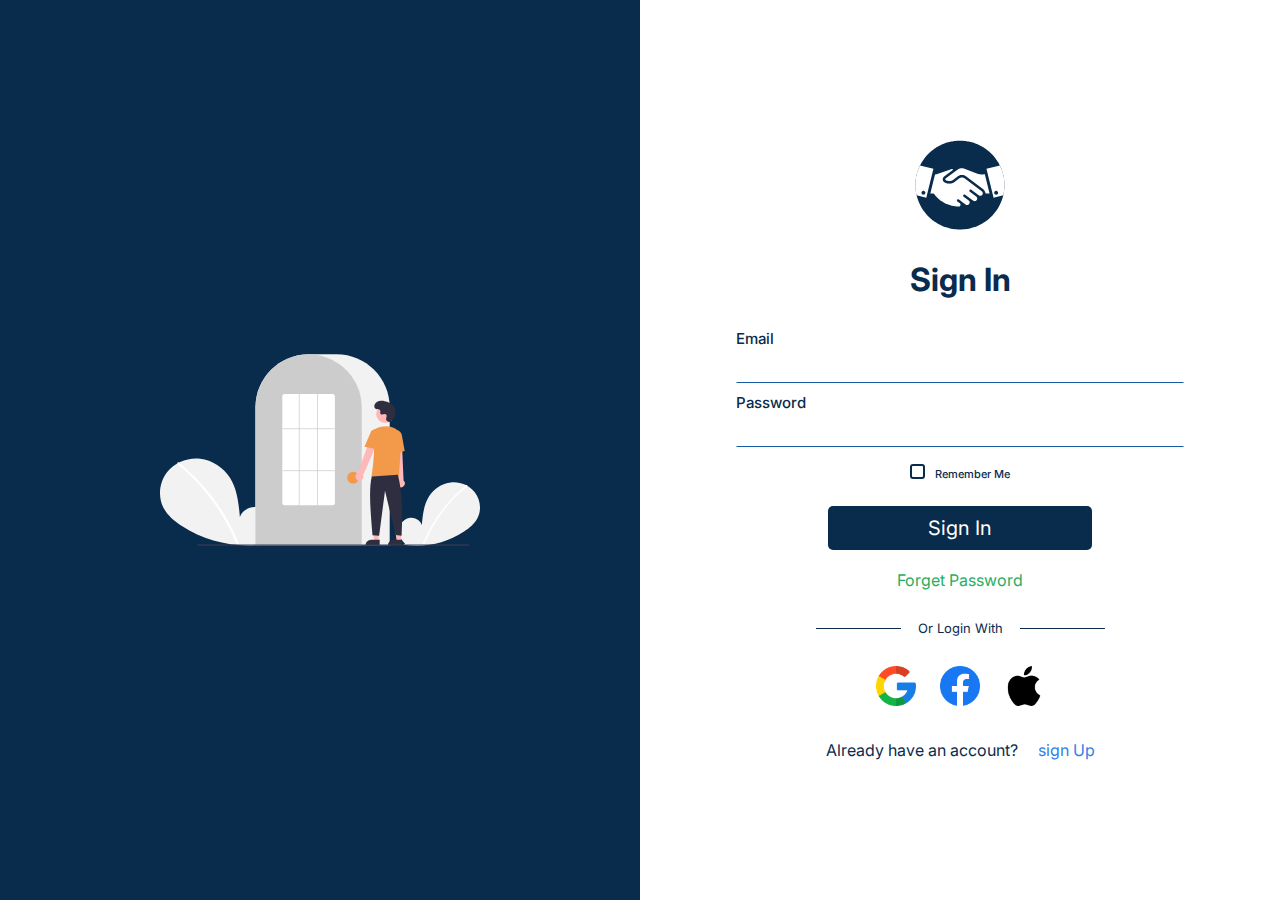
<file: login.html>
<!DOCTYPE html>
<html lang="en">
  <head>
    <meta charset="UTF-8" />
    <meta http-equiv="X-UA-Compatible" content="IE=edge" />
    <meta name="viewport" content="width=device-width, initial-scale=1.0" />
    <title>LLEGAR Sign In</title>
    <!-- Font Awesome -->
    <link rel="stylesheet" href="https://cdnjs.cloudflare.com/ajax/libs/font-awesome/6.4.0/css/all.min.css" integrity="sha512-iecdLmaskl7CVkqkXNQ/ZH/XLlvWZOJyj7Yy7tcenmpD1ypASozpmT/E0iPtmFIB46ZmdtAc9eNBvH0H/ZpiBw==" crossorigin="anonymous" referrerpolicy="no-referrer" />
    <!-- Main Css -->
    <link rel="stylesheet" href="assets/css/main.css" />
    <!-- <link rel="stylesheet" href="assets/css/sign-up.css"> -->
    <link rel="stylesheet" href="assets/css/login.css">
    <link rel="preconnect" href="https://fonts.googleapis.com" />
    <link rel="preconnect" href="https://fonts.gstatic.com" crossorigin />
    <link href="https://fonts.googleapis.com/css2?family=Inter:wght@400;500;600;700&family=Urbanist:wght@400;500;600;700&display=swap" rel="stylesheet" />
    <!-- Tab Icon Link -->
    <link rel="shortcut icon" type="image/x-icon" href="assets/imgs/logo.svg" />
  </head>
  <body>
    <div class="sign-in-page">
      <div class="right">
        <div class="image">
          <img src="assets/imgs/login.svg" alt="">
        </div>
      </div>
      <div class="left">
        <img class="logo" src="assets/imgs/logo.svg" alt="">
        <h1>Sign In</h1>
        <div class="form">
          <form action="#">
            <div class="email">
              <label for="email">Email</label>
              <input id="email" type="email" autocomplete="off">
            </div>
            <div class="pass">
              <label for="password">Password</label>
              <div class="password-input">
                <input id="password" type="password">
                <i class="fa-solid fa-eye-slash" id="togglePassword"></i>
              </div>
            </div>
            <div class="remember">
              <input type="checkbox" name="remember" id="remember">
              <label for="remember">Remember Me</label>
            </div>
            <div class="submit">
              <button class="sign-in" id="signIn">Sign In</button>
            </div>
          </form>
        </div>
        <a class="forget" href="">Forget Password</a>
        <div class="separator">Or Login With</div>
        <div class="icons">
          <a href=""><img src="assets/imgs/Icon_Brands/google.png" alt=""></a>
          <a href=""><img src="assets/imgs/Icon_Brands/facebook.png" alt=""></a>
          <a href=""><img src="assets/imgs/Icon_Brands/apple-logo.png" alt=""></a>
        </div>
        <div class="footer">
          <div>Already have an account?</div>
          <a href="sign_up.html">sign Up</a>
        </div>
      </div>

    <!-- Scripts files -->
    <script src="assets/js/login.js"></script>
  </body>
</html>
</file>
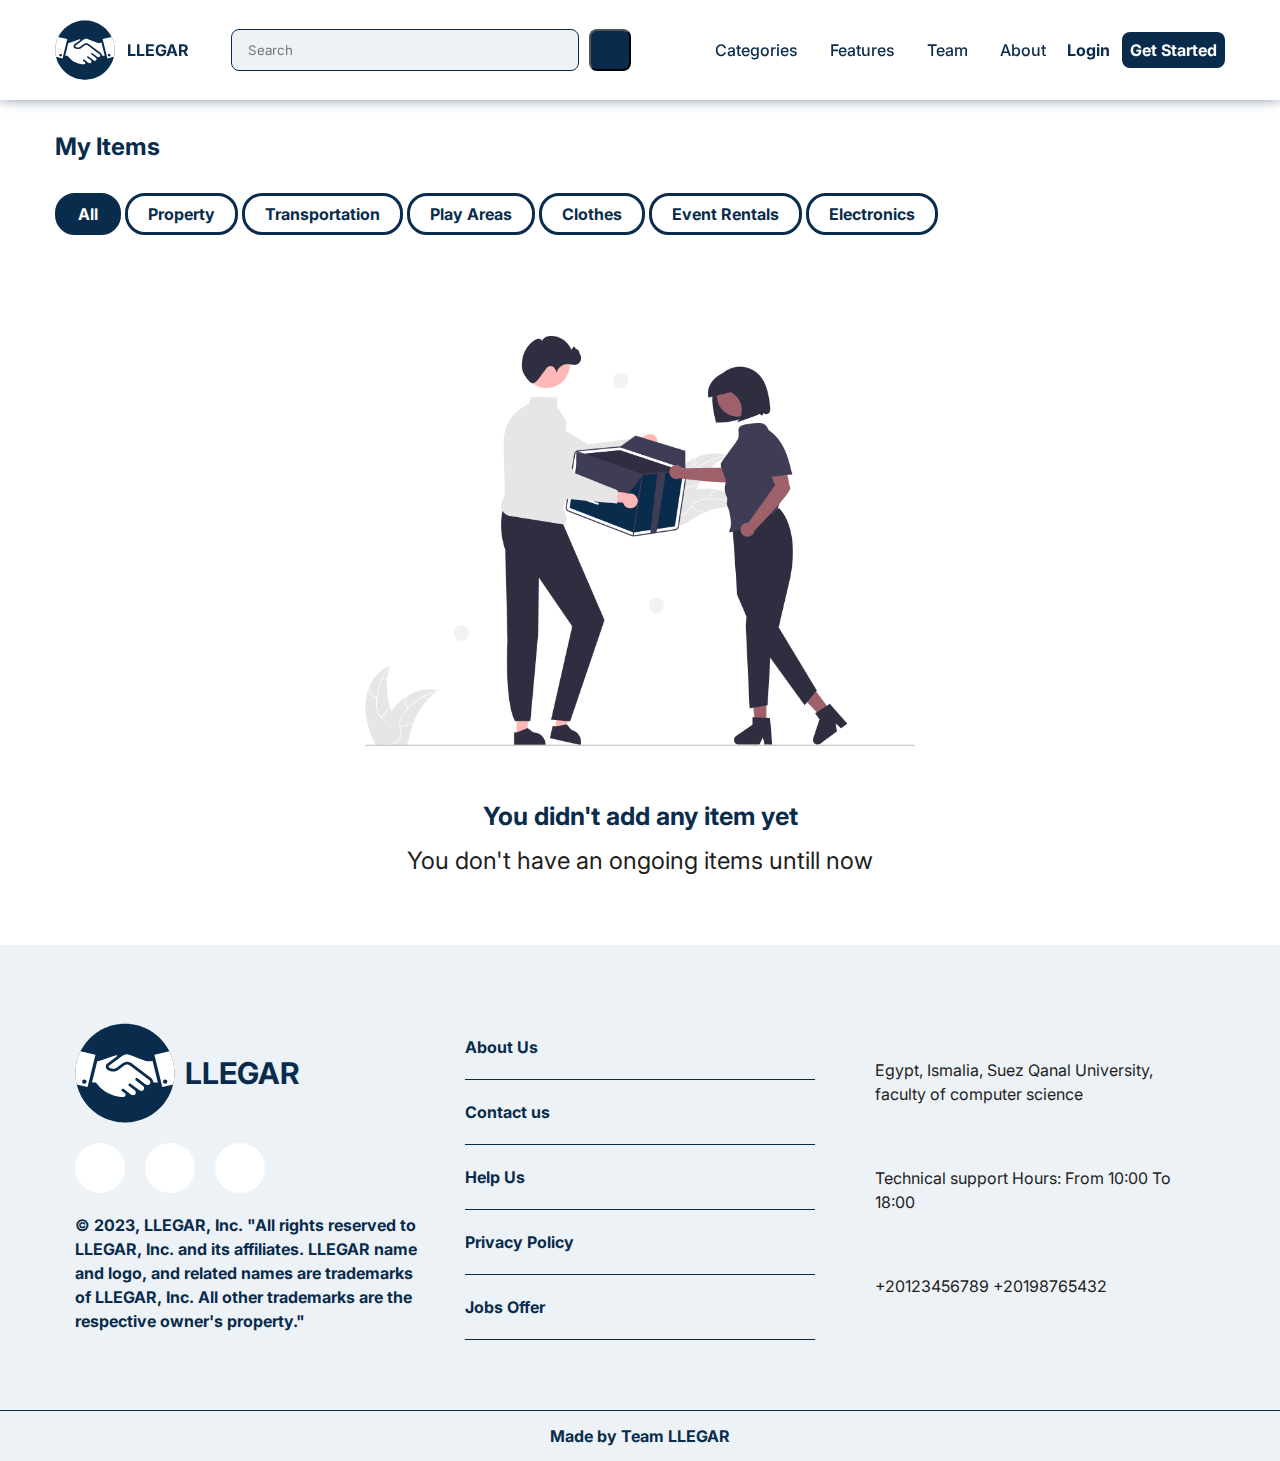
<file: my_added_items.html>
<!DOCTYPE html>
<html lang="en">
  <head>
    <meta charset="UTF-8" />
    <meta http-equiv="X-UA-Compatible" content="IE=edge" />
    <meta name="viewport" content="width=device-width, initial-scale=1.0" />
    <title>Items Page</title>
    <!-- Font Awesome -->
    <link rel="stylesheet" href="https://cdnjs.cloudflare.com/ajax/libs/font-awesome/6.4.0/css/all.min.css" integrity="sha512-iecdLmaskl7CVkqkXNQ/ZH/XLlvWZOJyj7Yy7tcenmpD1ypASozpmT/E0iPtmFIB46ZmdtAc9eNBvH0H/ZpiBw==" crossorigin="anonymous" referrerpolicy="no-referrer" />
    <!-- Main Css -->
    <link rel="stylesheet" href="assets/css/main.css" />
    <link rel="stylesheet" href="assets/css/my_added_items.css">
    <link rel="stylesheet" href="assets/css/index.css">
    <link rel="preconnect" href="https://fonts.googleapis.com" />
    <link rel="preconnect" href="https://fonts.gstatic.com" crossorigin />
    <link href="https://fonts.googleapis.com/css2?family=Inter:wght@400;500;600;700&family=Urbanist:wght@400;500;600;700&display=swap" rel="stylesheet" />
    <!-- Tab Icon Link -->
    <link rel="shortcut icon" type="image/x-icon" href="assets/imgs/logo.svg" />
  </head>
  <body>
    <div class="up"><i class="fa-solid fa-arrow-up"></i></div>
    <!-- Star Header -->
    <header id="header">
      <div class="container ">
        <div class="left-head">
          <a href="index.html" class="logo">
            <img
              src="assets/imgs/logo.svg"
              style="width: 60px; margin-right: 12px"
              alt=""
            />
            <div>LLEGAR</div>
          </a>
          <form action="">
            <input id="WishlistSearch" type="text" placeholder="Search" />
            <button type="submit">
              <i class="fa-solid fa-magnifying-glass"></i>
            </button>
          </form>
        </div>
        <!-- Star Menu -->
        <nav>
          <ul class="menu">
            <li>
              <a href="#">Categories</a>
              <ul class="submenu">
                <li>
                  <i class="fa-solid fa-house"></i><a href="">Property</a>
                  <ul class="submenu2">
                    <li><a href="">House</a></li>
                    <li><a href="">Hotel Rooms</a></li>
                    <li><a href="">Chalet</a></li>
                  </ul>
                </li>
                <li>
                  <i class="fa-solid fa-car"></i><a href="">Transportation</a>
                  <ul class="submenu2">
                    <li><a href="">Cars</a></li>
                    <li><a href="">Motocycle</a></li>
                    <li><a href="">Bike</a></li>
                  </ul>
                </li>
                <li>
                  <i class="fa-solid fa-camera"></i><a href="">Electronics</a>
                  <ul class="submenu2">
                    <li><a href="">Cameras</a></li>
                    <li><a href="">Lighting Equipment</a></li>
                    <li><a href="">Audio Equipment</a></li>
                  </ul>
                </li>
                <li>
                  <i class="fa-solid fa-baseball"></i><a href="">Play Areas</a>
                  <ul class="submenu2">
                    <li><a href="">PlayGrounds</a></li>
                    <li><a href="">Water Parks</a></li>
                    <li><a href="">Miniature golf</a></li>
                  </ul>
                </li>
                <li>
                  <i class="fa-solid fa-shirt"></i><a href="">Clothes</a>
                  <ul class="submenu2">
                    <li><a href="">Male</a></li>
                    <li><a href="">Female</a></li>
                  </ul>
                </li>
              </ul>
            </li>
            <li class="features"><a href="#Features">Features</a></li>
            <li class="team"><a href="#team">Team</a></li>
            <li class="about"><a href="#about-us">About</a></li>
          </ul>
        </nav>
            <!-- End Menu -->
          <div class="btns"">
            <a href="login.html" class="login">Login</a>
            <a href="sign_up.html" class="get-started">Get Started</a>
          </div>
          <ul class="active-header">
            <li class="add-item"><i class="fa-regular fa-square-plus"></i></li>
            <li class="favorite"><i class="fa-regular fa-heart"></i></li>
            <li class="profile">
              <div class="image">
                
              </div>
              <ul id="dropdownProfile" class=" dropdown-profile">
                <li>
                  <div class="name"></div>
                  <div class="email"></div>
                </li>
                <li id="yourProfile">Your Profile</li>
                <li id="myActivities"><div>My Activities <i class="fa-solid fa-arrow-right-long"></i></div>
                  <ul class="subactivity">
                    <li id="myItems"><i class="fa-solid fa-house-chimney"></i>My Item</li>
                    <li id="ItemsIRented"><i class="fa-solid fa-thumbs-up"></i>Items I Had Rente</li>
                    <li id="clientRented"><i class="fa-solid fa-circle-check"></i>Client Rented</li>
                  </ul>
                </li>
                <li id="orders">Orders</li>
                <li id="helpCenter">Help Center</li>
                <li id="editLocation">Edit Location</li>
                <li id="signOut">Sign Out</li>
                <li id="delete">Delete Profile</li>
              </ul>
            </li>
          </ul>
      </div>
    </header>
    <!-- End Header -->
    <div class="container">
      <div class="main-title">
        <div class="title">
          <h2>My Items</h2>
        </div>
      </div>
    </div>
    <!-- Start Items Section -->
    <div class="my-items card-section">
      <div class="container">
        <ul class="filter-bar">
          <li data-cat=".all" class="active">All</li>
          <li data-cat=".property">Property</li>
          <li data-cat=".transportation">Transportation</li>
          <li data-cat=".play-areas">Play Areas</li>
          <li data-cat=".clothes">Clothes</li>
          <li data-cat=".event-rentals">Event Rentals</li>
          <li data-cat=".electronics">Electronics</li>
        </ul>
        <div class="cards" id="cards">
          
        </div>
        <div id="myItemsEmptyPage" class="my-items">
          <img src="assets/imgs/illustrator/undraw_Empty_re_opql.png" alt="">
          <div class="text">
            <h3>You didn't add any item yet</h3>
            <p>You don't have an ongoing items untill now</p>
          </div>
        </div>
      </div>
    </div>
    <!-- End Items Section -->
    <!-- Start Footer Section -->
    <footer id="footer" style="margin-top: 40;">
      <div class="container">
        <div class="box">
          <div class="title"><img src="assets/imgs/logo.svg" alt="">LLEGAR</div>
          <div class="icons">
            <a href=""><i class="fa-brands fa-facebook"></i></a>
            <a href=""><i class="fa-brands fa-twitter"></i></a>
            <a href=""><i class="fa-brands fa-youtube"></i></a>
          </div>
          <p>© 2023, LLEGAR, Inc. "All rights reserved to LLEGAR, Inc. and its affiliates. LLEGAR name and logo, and related names are trademarks of LLEGAR, Inc. All other trademarks are the respective owner's property."</p>
        </div>
        <div class="box">
          <div class="link"> 
            <div class="con about-us">
              <div class="footer-links">
                About Us
              </div>
            </div>
          </div>
          <div class="link"> 
            <div class="con contact-Us">
              <div class="footer-links">
                Contact us
              </div>
            </div>
          </div>
          <div class="link"> 
            <div class="con help-us">
              <div class="footer-links">
                Help Us
              </div>
            </div>
          </div>
          <div class="link"> 
            <div id="privacyPolicy" class="con privacy-policy">
              <div class="footer-links">
                Privacy Policy
              </div>
            </div>
          </div>
          <div class="link"> 
            <div class="con jobs-offer">
              <div class="footer-links">
                Jobs Offer
              </div>
            </div>
          </div>
        </div>
        <div class="box">
          <div class="info">
            <i class="fa-solid fa-earth-americas"></i>
            Egypt, Ismalia, Suez Qanal University, faculty of computer science 
          </div>
          <div class="info">
            <i class="fa-solid fa-clock"></i>
            Technical support Hours: From 10:00 To 18:00
          </div>
          <div class="info">
            <i class="fa-solid fa-square-phone"></i>
            <div class="numbers">
              +20123456789
              +20198765432
            </div>
          </div>
        </div>
      </div>
      <div class="copy-right">Made by Team LLEGAR</div>
    </footer>
    <!-- End Footer Section -->
    <!-- Scripts files -->
    <script src="assets/js/script.js"></script>
    <script src="assets/js/data.js"></script>
    <script src="assets/js/my_added_items.js"></script>
    <script src="assets/js/main.js"></script>
  </body>
</html>
</file>
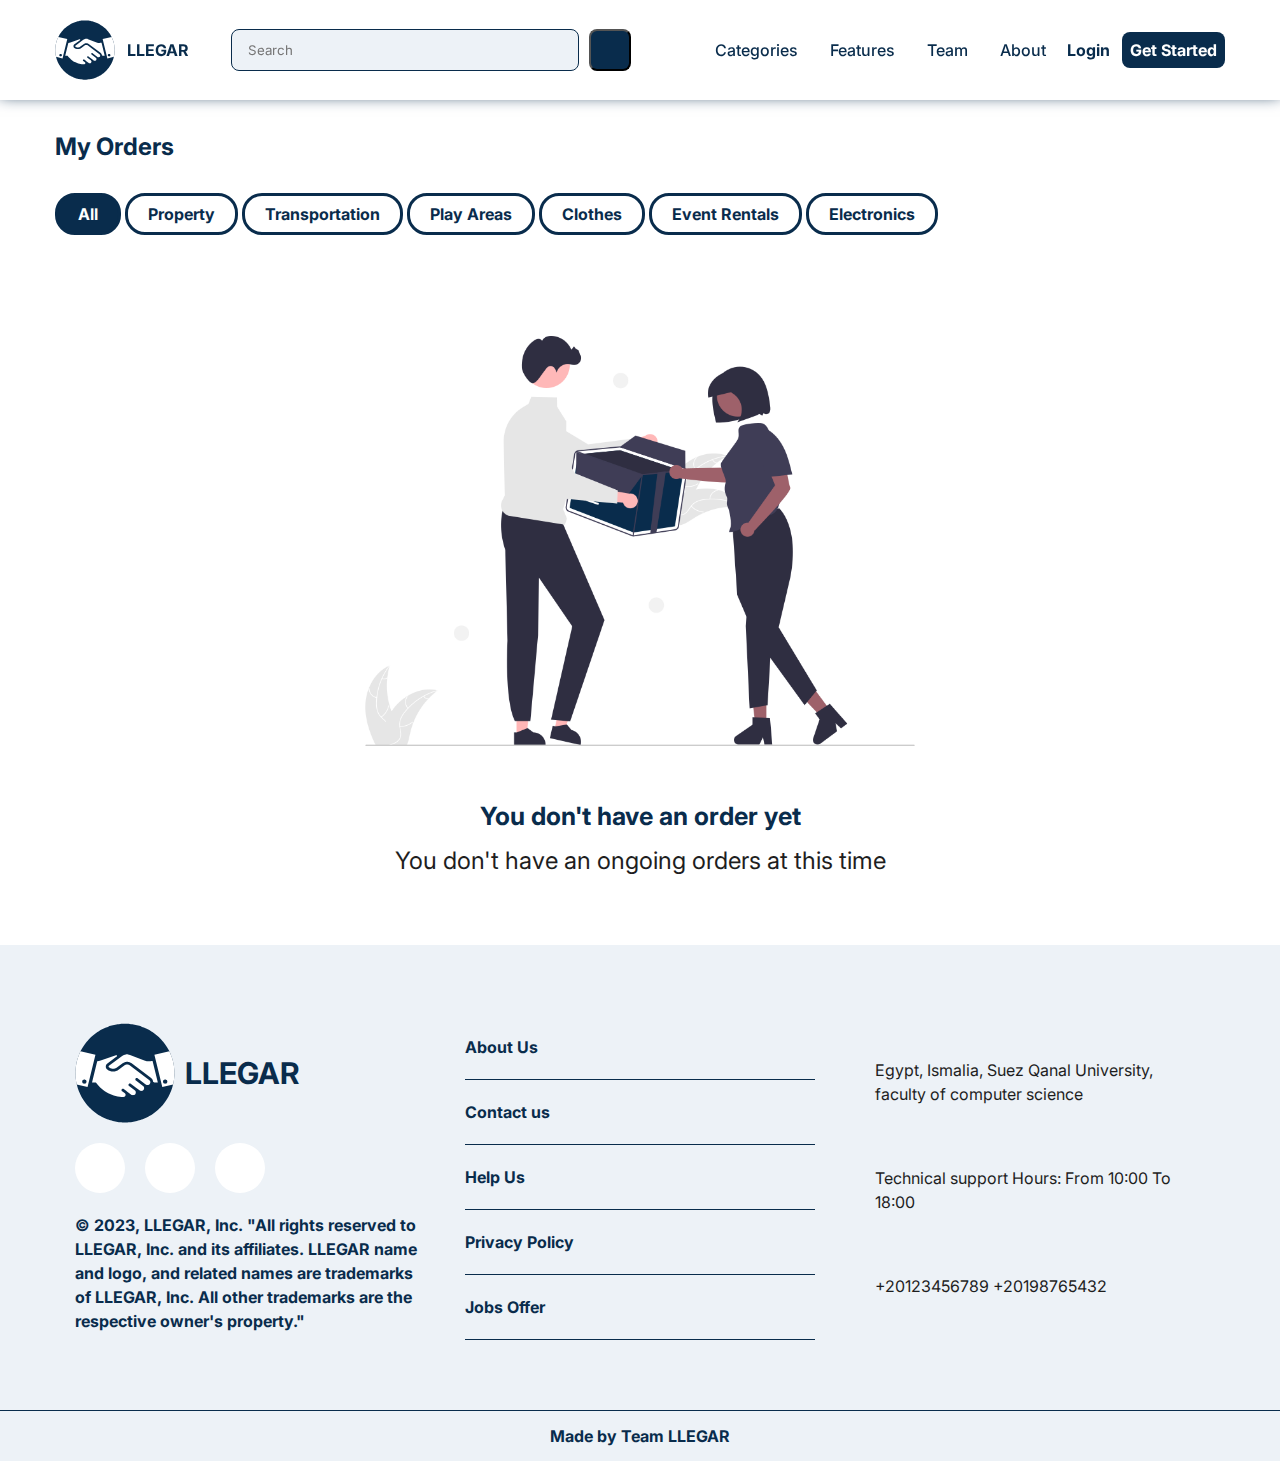
<file: my_orders.html>
<!DOCTYPE html>
<html lang="en">
  <head>
    <meta charset="UTF-8" />
    <meta http-equiv="X-UA-Compatible" content="IE=edge" />
    <meta name="viewport" content="width=device-width, initial-scale=1.0" />
    <title>My Orders Page</title>
    <!-- Font Awesome -->
    <link rel="stylesheet" href="https://cdnjs.cloudflare.com/ajax/libs/font-awesome/6.4.0/css/all.min.css" integrity="sha512-iecdLmaskl7CVkqkXNQ/ZH/XLlvWZOJyj7Yy7tcenmpD1ypASozpmT/E0iPtmFIB46ZmdtAc9eNBvH0H/ZpiBw==" crossorigin="anonymous" referrerpolicy="no-referrer" />
    <!-- Main Css -->
    <link rel="stylesheet" href="assets/css/main.css" />
    <link rel="stylesheet" href="assets/css/my_orders.css">
    <link rel="stylesheet" href="assets/css/index.css">
    <link rel="preconnect" href="https://fonts.googleapis.com" />
    <link rel="preconnect" href="https://fonts.gstatic.com" crossorigin />
    <link href="https://fonts.googleapis.com/css2?family=Inter:wght@400;500;600;700&family=Urbanist:wght@400;500;600;700&display=swap" rel="stylesheet" />
    <!-- Tab Icon Link -->
    <link rel="shortcut icon" type="image/x-icon" href="assets/imgs/logo.svg" />
  </head>
  <body>
    <div class="up"><i class="fa-solid fa-arrow-up"></i></div>
    <!-- Star Header -->
    <header id="header">
      <div class="container ">
        <div class="left-head">
          <a href="index.html" class="logo">
            <img
              src="assets/imgs/logo.svg"
              style="width: 60px; margin-right: 12px"
              alt=""
            />
            <div>LLEGAR</div>
          </a>
          <form action="">
            <input id="WishlistSearch" type="text" placeholder="Search" />
            <button type="submit">
              <i class="fa-solid fa-magnifying-glass"></i>
            </button>
          </form>
        </div>
        <!-- Star Menu -->
        <nav>
          <ul class="menu">
            <li>
              <a href="#">Categories</a>
              <ul class="submenu">
                <li>
                  <i class="fa-solid fa-house"></i><a href="">Property</a>
                  <ul class="submenu2">
                    <li><a href="">House</a></li>
                    <li><a href="">Hotel Rooms</a></li>
                    <li><a href="">Chalet</a></li>
                  </ul>
                </li>
                <li>
                  <i class="fa-solid fa-car"></i><a href="">Transportation</a>
                  <ul class="submenu2">
                    <li><a href="">Cars</a></li>
                    <li><a href="">Motocycle</a></li>
                    <li><a href="">Bike</a></li>
                  </ul>
                </li>
                <li>
                  <i class="fa-solid fa-camera"></i><a href="">Electronics</a>
                  <ul class="submenu2">
                    <li><a href="">Cameras</a></li>
                    <li><a href="">Lighting Equipment</a></li>
                    <li><a href="">Audio Equipment</a></li>
                  </ul>
                </li>
                <li>
                  <i class="fa-solid fa-baseball"></i><a href="">Play Areas</a>
                  <ul class="submenu2">
                    <li><a href="">PlayGrounds</a></li>
                    <li><a href="">Water Parks</a></li>
                    <li><a href="">Miniature golf</a></li>
                  </ul>
                </li>
                <li>
                  <i class="fa-solid fa-shirt"></i><a href="">Clothes</a>
                  <ul class="submenu2">
                    <li><a href="">Male</a></li>
                    <li><a href="">Female</a></li>
                  </ul>
                </li>
              </ul>
            </li>
            <li class="features"><a href="#Features">Features</a></li>
            <li class="team"><a href="#team">Team</a></li>
            <li class="about"><a href="#about-us">About</a></li>
          </ul>
        </nav>
            <!-- End Menu -->
          <div class="btns"">
            <a href="login.html" class="login">Login</a>
            <a href="sign_up.html" class="get-started">Get Started</a>
          </div>
          <ul class="active-header">
            <li class="add-item"><i class="fa-regular fa-square-plus"></i></li>
            <li class="favorite"><i class="fa-regular fa-heart"></i></li>
            <li class="profile">
              <div class="image">
                
              </div>
              <ul id="dropdownProfile" class=" dropdown-profile">
                <li>
                  <div class="name"></div>
                  <div class="email"></div>
                </li>
                <li id="yourProfile">Your Profile</li>
                <li id="myActivities"><div>My Activities <i class="fa-solid fa-arrow-right-long"></i></div>
                  <ul class="subactivity">
                    <li id="myItems"><i class="fa-solid fa-house-chimney"></i>My Item</li>
                    <li id="ItemsIRented"><i class="fa-solid fa-thumbs-up"></i>Items I Had Rente</li>
                    <li id="clientRented"><i class="fa-solid fa-circle-check"></i>Client Rented</li>
                  </ul>
                </li>
                <li id="orders">Orders</li>
                <li id="helpCenter">Help Center</li>
                <li id="editLocation">Edit Location</li>
                <li id="signOut">Sign Out</li>
                <li id="delete">Delete Profile</li>
              </ul>
            </li>
          </ul>
      </div>
    </header>
    <!-- End Header -->
    <div class="container">
      <div class="main-title">
        <div class="title">
          <h2>My Orders</h2>
        </div>
      </div>
    </div>
    <!-- Start Items Section -->
    <div class="my-orders card-section">
      <div class="container">
        <ul class="filter-bar">
          <li data-cat=".all" class="active">All</li>
          <li data-cat=".property">Property</li>
          <li data-cat=".transportation">Transportation</li>
          <li data-cat=".play-areas">Play Areas</li>
          <li data-cat=".clothes">Clothes</li>
          <li data-cat=".event-rentals">Event Rentals</li>
          <li data-cat=".electronics">Electronics</li>
        </ul>
        <div class="cards" id="cards">
          
        </div>
        <div id="myOrders" class="empty-my-orders">
          <img src="assets/imgs/illustrator/undraw_Empty_re_opql.png" alt="">
          <div class="text">
            <h3>You don't have an order yet</h3>
            <p>You don't have an ongoing orders at this time</p>
          </div>
        </div>
      </div>
    </div>
    <!-- End Items Section -->
    <!-- Start Footer Section -->
    <footer id="footer" style="margin-top: 40;">
      <div class="container">
        <div class="box">
          <div class="title"><img src="assets/imgs/logo.svg" alt="">LLEGAR</div>
          <div class="icons">
            <a href=""><i class="fa-brands fa-facebook"></i></a>
            <a href=""><i class="fa-brands fa-twitter"></i></a>
            <a href=""><i class="fa-brands fa-youtube"></i></a>
          </div>
          <p>© 2023, LLEGAR, Inc. "All rights reserved to LLEGAR, Inc. and its affiliates. LLEGAR name and logo, and related names are trademarks of LLEGAR, Inc. All other trademarks are the respective owner's property."</p>
        </div>
        <div class="box">
          <div class="link"> 
            <div class="con about-us">
              <div class="footer-links">
                About Us
              </div>
            </div>
          </div>
          <div class="link"> 
            <div class="con contact-Us">
              <div class="footer-links">
                Contact us
              </div>
            </div>
          </div>
          <div class="link"> 
            <div class="con help-us">
              <div class="footer-links">
                Help Us
              </div>
            </div>
          </div>
          <div class="link"> 
            <div id="privacyPolicy" class="con privacy-policy">
              <div class="footer-links">
                Privacy Policy
              </div>
            </div>
          </div>
          <div class="link"> 
            <div class="con jobs-offer">
              <div class="footer-links">
                Jobs Offer
              </div>
            </div>
          </div>
        </div>
        <div class="box">
          <div class="info">
            <i class="fa-solid fa-earth-americas"></i>
            Egypt, Ismalia, Suez Qanal University, faculty of computer science 
          </div>
          <div class="info">
            <i class="fa-solid fa-clock"></i>
            Technical support Hours: From 10:00 To 18:00
          </div>
          <div class="info">
            <i class="fa-solid fa-square-phone"></i>
            <div class="numbers">
              +20123456789
              +20198765432
            </div>
          </div>
        </div>
      </div>
      <div class="copy-right">Made by Team LLEGAR</div>
    </footer>
    <!-- End Footer Section -->
    <!-- Scripts files -->
    <script src="assets/js/data.js"></script>
    <script src="assets/js/script.js"></script>
    <script src="assets/js/my_orders.js"></script>
    <script src="assets/js/main.js"></script>
  </body>
</html>
</file>
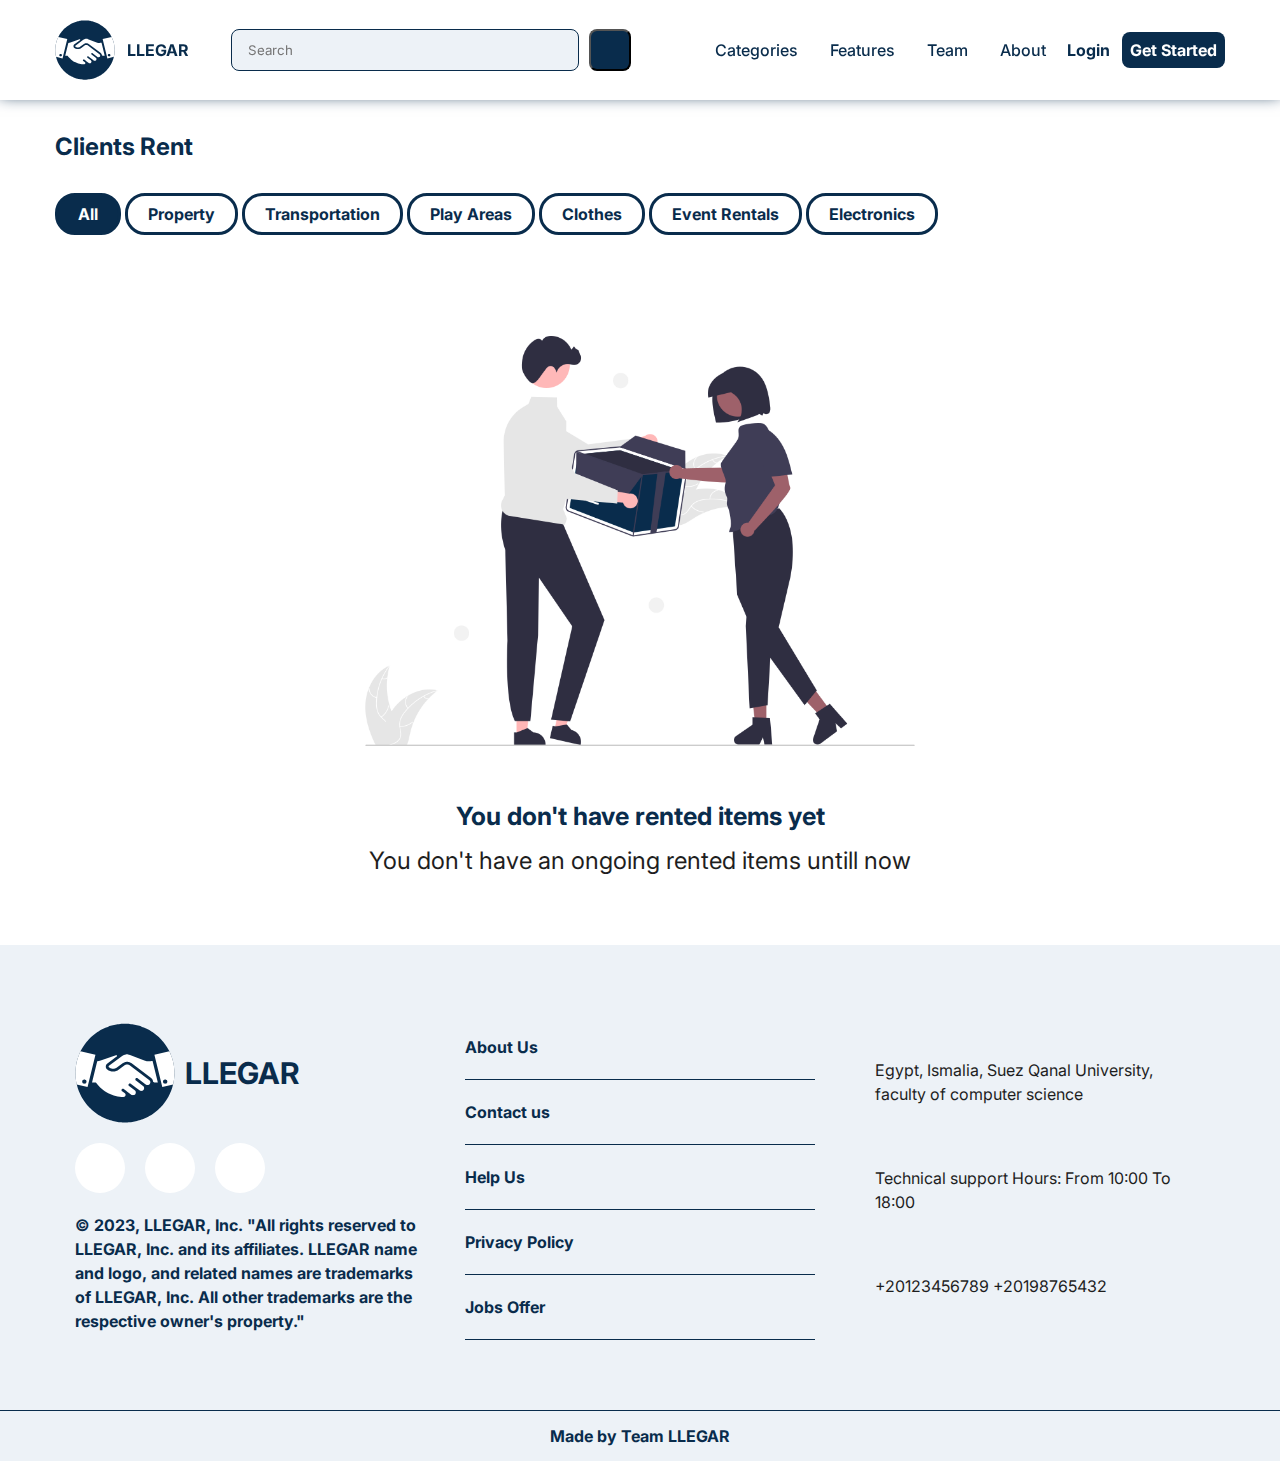
<file: my_rented_items.html>
<!DOCTYPE html>
<html lang="en">
  <head>
    <meta charset="UTF-8" />
    <meta http-equiv="X-UA-Compatible" content="IE=edge" />
    <meta name="viewport" content="width=device-width, initial-scale=1.0" />
    <title>Client Rented</title>
    <!-- Font Awesome -->
    <link rel="stylesheet" href="https://cdnjs.cloudflare.com/ajax/libs/font-awesome/6.4.0/css/all.min.css" integrity="sha512-iecdLmaskl7CVkqkXNQ/ZH/XLlvWZOJyj7Yy7tcenmpD1ypASozpmT/E0iPtmFIB46ZmdtAc9eNBvH0H/ZpiBw==" crossorigin="anonymous" referrerpolicy="no-referrer" />
    <!-- Main Css -->
    <link rel="stylesheet" href="assets/css/main.css" />
    <link rel="stylesheet" href="assets/css/my_rented_items.css">
    <link rel="stylesheet" href="assets/css/index.css">
    <link rel="preconnect" href="https://fonts.googleapis.com" />
    <link rel="preconnect" href="https://fonts.gstatic.com" crossorigin />
    <link href="https://fonts.googleapis.com/css2?family=Inter:wght@400;500;600;700&family=Urbanist:wght@400;500;600;700&display=swap" rel="stylesheet" />
    <!-- Tab Icon Link -->
    <link rel="shortcut icon" type="image/x-icon" href="assets/imgs/logo.svg" />
  </head>
  <body>
    <div class="up"><i class="fa-solid fa-arrow-up"></i></div>
    <!-- Star Header -->
    <header id="header">
      <div class="container ">
        <div class="left-head">
          <a href="index.html" class="logo">
            <img
              src="assets/imgs/logo.svg"
              style="width: 60px; margin-right: 12px"
              alt=""
            />
            <div>LLEGAR</div>
          </a>
          <form action="">
            <input id="WishlistSearch" type="text" placeholder="Search" />
            <button type="submit">
              <i class="fa-solid fa-magnifying-glass"></i>
            </button>
          </form>
        </div>
        <!-- Star Menu -->
        <nav>
          <ul class="menu">
            <li>
              <a href="#">Categories</a>
              <ul class="submenu">
                <li>
                  <i class="fa-solid fa-house"></i><a href="">Property</a>
                  <ul class="submenu2">
                    <li><a href="">House</a></li>
                    <li><a href="">Hotel Rooms</a></li>
                    <li><a href="">Chalet</a></li>
                  </ul>
                </li>
                <li>
                  <i class="fa-solid fa-car"></i><a href="">Transportation</a>
                  <ul class="submenu2">
                    <li><a href="">Cars</a></li>
                    <li><a href="">Motocycle</a></li>
                    <li><a href="">Bike</a></li>
                  </ul>
                </li>
                <li>
                  <i class="fa-solid fa-camera"></i><a href="">Electronics</a>
                  <ul class="submenu2">
                    <li><a href="">Cameras</a></li>
                    <li><a href="">Lighting Equipment</a></li>
                    <li><a href="">Audio Equipment</a></li>
                  </ul>
                </li>
                <li>
                  <i class="fa-solid fa-baseball"></i><a href="">Play Areas</a>
                  <ul class="submenu2">
                    <li><a href="">PlayGrounds</a></li>
                    <li><a href="">Water Parks</a></li>
                    <li><a href="">Miniature golf</a></li>
                  </ul>
                </li>
                <li>
                  <i class="fa-solid fa-shirt"></i><a href="">Clothes</a>
                  <ul class="submenu2">
                    <li><a href="">Male</a></li>
                    <li><a href="">Female</a></li>
                  </ul>
                </li>
              </ul>
            </li>
            <li class="features"><a href="#Features">Features</a></li>
            <li class="team"><a href="#team">Team</a></li>
            <li class="about"><a href="#about-us">About</a></li>
          </ul>
        </nav>
            <!-- End Menu -->
          <div class="btns"">
            <a href="login.html" class="login">Login</a>
            <a href="sign_up.html" class="get-started">Get Started</a>
          </div>
          <ul class="active-header">
            <li class="add-item"><i class="fa-regular fa-square-plus"></i></li>
            <li class="favorite"><i class="fa-regular fa-heart"></i></li>
            <li class="profile">
              <div class="image">
                
              </div>
              <ul id="dropdownProfile" class=" dropdown-profile">
                <li>
                  <div class="name"></div>
                  <div class="email"></div>
                </li>
                <li id="yourProfile">Your Profile</li>
                <li id="myActivities"><div>My Activities <i class="fa-solid fa-arrow-right-long"></i></div>
                  <ul class="subactivity">
                    <li id="myItems"><i class="fa-solid fa-house-chimney"></i>My Item</li>
                    <li id="ItemsIRented"><i class="fa-solid fa-thumbs-up"></i>Items I Had Rente</li>
                    <li id="clientRented"><i class="fa-solid fa-circle-check"></i>Client Rented</li>
                  </ul>
                </li>
                <li id="orders">Orders</li>
                <li id="helpCenter">Help Center</li>
                <li id="editLocation">Edit Location</li>
                <li id="signOut">Sign Out</li>
                <li id="delete">Delete Profile</li>
              </ul>
            </li>
          </ul>
      </div>
    </header>
    <!-- End Header -->
    <div class="container">
      <div class="main-title">
        <div class="title">
          <h2>Clients Rent</h2>
        </div>
      </div>
    </div>
    <!-- Start Items Section -->
    <div class="my-rented-items card-section">
      <div class="container">
        <ul class="filter-bar">
          <li data-cat=".all" class="active">All</li>
          <li data-cat=".property">Property</li>
          <li data-cat=".transportation">Transportation</li>
          <li data-cat=".play-areas">Play Areas</li>
          <li data-cat=".clothes">Clothes</li>
          <li data-cat=".event-rentals">Event Rentals</li>
          <li data-cat=".electronics">Electronics</li>
        </ul>
        <div class="cards" id="cards">
          
        </div>
        <div id="emptyRentedItems" class="empty-rented-items">
          <img src="assets/imgs/illustrator/undraw_Empty_re_opql.png" alt="">
          <div class="text">
            <h3>You don't have rented items yet</h3>
            <p>You don't have an ongoing rented items untill now</p>
          </div>
        </div>
      </div>
    </div>
    <!-- End Items Section -->
    <!-- Start Footer Section -->
    <footer id="footer" style="margin-top: 40;">
      <div class="container">
        <div class="box">
          <div class="title"><img src="assets/imgs/logo.svg" alt="">LLEGAR</div>
          <div class="icons">
            <a href=""><i class="fa-brands fa-facebook"></i></a>
            <a href=""><i class="fa-brands fa-twitter"></i></a>
            <a href=""><i class="fa-brands fa-youtube"></i></a>
          </div>
          <p>© 2023, LLEGAR, Inc. "All rights reserved to LLEGAR, Inc. and its affiliates. LLEGAR name and logo, and related names are trademarks of LLEGAR, Inc. All other trademarks are the respective owner's property."</p>
        </div>
        <div class="box">
          <div class="link"> 
            <div class="con about-us">
              <div class="footer-links">
                About Us
              </div>
            </div>
          </div>
          <div class="link"> 
            <div class="con contact-Us">
              <div class="footer-links">
                Contact us
              </div>
            </div>
          </div>
          <div class="link"> 
            <div class="con help-us">
              <div class="footer-links">
                Help Us
              </div>
            </div>
          </div>
          <div class="link"> 
            <div id="privacyPolicy" class="con privacy-policy">
              <div class="footer-links">
                Privacy Policy
              </div>
            </div>
          </div>
          <div class="link"> 
            <div class="con jobs-offer">
              <div class="footer-links">
                Jobs Offer
              </div>
            </div>
          </div>
        </div>
        <div class="box">
          <div class="info">
            <i class="fa-solid fa-earth-americas"></i>
            Egypt, Ismalia, Suez Qanal University, faculty of computer science 
          </div>
          <div class="info">
            <i class="fa-solid fa-clock"></i>
            Technical support Hours: From 10:00 To 18:00
          </div>
          <div class="info">
            <i class="fa-solid fa-square-phone"></i>
            <div class="numbers">
              +20123456789
              +20198765432
            </div>
          </div>
        </div>
      </div>
      <div class="copy-right">Made by Team LLEGAR</div>
    </footer>
    <!-- End Footer Section -->
    <!-- Scripts files -->
    <script src="assets/js/script.js"></script>
    <script src="assets/js/data.js"></script>
    <script src="assets/js/my_rented_items.js"></script>
    <script src="assets/js/main.js"></script>
  </body>
</html>
</file>
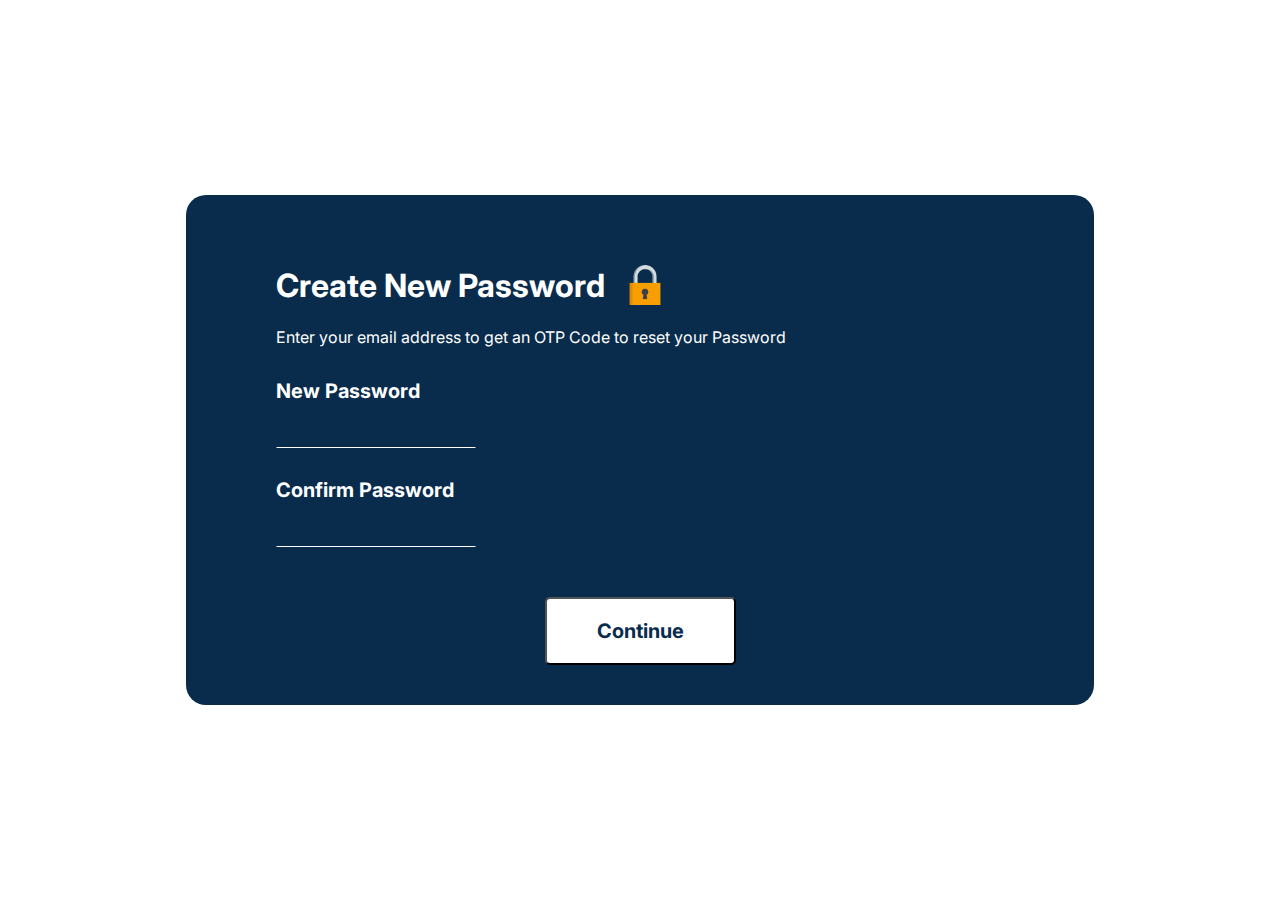
<file: new_pass.html>
<!DOCTYPE html>
<html lang="en">
  <head>
    <meta charset="UTF-8" />
    <meta http-equiv="X-UA-Compatible" content="IE=edge" />
    <meta name="viewport" content="width=device-width, initial-scale=1.0" />
    <title>Forget Password</title>
    <!-- Font Awesome -->
    <link rel="stylesheet" href="https://cdnjs.cloudflare.com/ajax/libs/font-awesome/6.4.0/css/all.min.css" integrity="sha512-iecdLmaskl7CVkqkXNQ/ZH/XLlvWZOJyj7Yy7tcenmpD1ypASozpmT/E0iPtmFIB46ZmdtAc9eNBvH0H/ZpiBw==" crossorigin="anonymous" referrerpolicy="no-referrer" />
    <!-- Main Css -->
    <link rel="stylesheet" href="assets/css/main.css" />
    <link rel="stylesheet" href="assets/css/new_pass.css">
    <link rel="preconnect" href="https://fonts.googleapis.com" />
    <link rel="preconnect" href="https://fonts.gstatic.com" crossorigin />
    <link href="https://fonts.googleapis.com/css2?family=Inter:wght@400;500;600;700&family=Urbanist:wght@400;500;600;700&display=swap" rel="stylesheet" />
    <!-- Tab Icon Link -->
    <link rel="shortcut icon" type="image/x-icon" href="assets/imgs/logo.svg" />
  </head>
  <body>
    <div class="up"><i class="fa-solid fa-arrow-up"></i></div>
    <!-- Start Verification Box -->
    <div class="new-pass">
      <div class="container">
        <div class="header">
          <i class="fa-solid fa-arrow-left"></i>
        </div>
        <div class="content">
          <div class="header-text">
            <h1>Create New Password</h1>
            <img src="assets/imgs/padlock.png" alt="">
          </div>
          <div class="body">
            <p>Enter your email address to get an OTP Code to reset your Password</p>
          </div>
          <form>
            <div class="pass">
              <label for="newPassword">New Password</label>
              <div class="password-input">
                <input class="password" id="newPassword" type="password">
                <i class="fa-solid fa-eye-slash" id="togglePassword"></i>
              </div>
            </div>
            <div class="pass pass2">
              <label for="confirmPassword">Confirm Password</label>
              <div class="password-input">
                <input class="password" id="confirmPassword" type="password">
                <i class="fa-solid fa-eye-slash" id="togglePassword"></i>
              </div>
            </div>
            <div class="footer">
              <button class="gen-new-pass">Continue</button>
            </div>
          </form>
        </div>
      </div>
    </div>
    <!-- End Verification Box -->
    <!-- Scripts files -->
    <script src="assets/js/new_pass.js"></script>
  </body>
</html>
</file>
<file: assets/css/main.css>
/* Start Global Rules */

* {
  box-sizing: border-box;
  margin: 0;
  padding: 0;
}

::-webkit-scrollbar {
  width: 0.7rem;
}

::-webkit-scrollbar-track {
  border: 7px solid var(--second-btn-color);
}

::-webkit-scrollbar-thumb {
  background: var(--main-color);
}

::-webkit-scrollbar-thumb:hover {
  background: var(--button-color);
}

.main-color {
  color: var(--secondery-color) !important;
}

:root {
  /* Colors */
  --main-color: #092c4c;
  --secondery-color: #f39a4a;
  --text-color: #1e1e1e;
  --success-color: #27ae61;
  --wrong-color: #eb5757;
  --warning-color: #e2b93b;
  --link-color: #2f80ec;
  --box-color: #edf2f7;
  --gray-color: #1e1e1e;
  --second-btn-color: #e1e8ff;
  --pop-up-overlay-color: rgba(0, 0, 0, 0.4);
  --white-color: #ffffff;

  /* size */
  --one-8: 0.5rem;
  --two-8: 1rem;
  --three-8: 1.5rem;
  --four-8: 2rem;
  --five-8: 2.5rem;
  --six-8: 3rem;

  /* fonts */
  --font-family-inter: "Inter", sans-serif;
  --font-family-urbanist: "Urbanist", sans-serif;
}

@media (max-width: 1200px) {
  body > div:first-of-type {
    margin-top: 250px !important;
  }
}

a {
  text-decoration: none;
}

html {
  scroll-behavior: smooth;
}

body {
  font-family: "Inter", sans-serif;
  /* margin-top: 140px; */
}

body > div:first-of-type:first-of-type {
  margin-top: 50px;
}

ul {
  list-style: none;
  padding: 0;
  margin: 0;
}

input,
button {
  font-family: var(--font-family-inter);
}

.main-title {
  display: flex;
  width: 100%;
  justify-content: space-between;
  align-items: center;
  margin: 32px 0px;
  color: var(--main-color);
}

.container .main-title press-btn {
  cursor: pointer;
}

.container .main-title .press-btn button {
  background-color: transparent;
  border: none;
  outline: none;
  font-size: 16px;
  cursor: pointer;
  transition: all 0.1s linear;
  -webkit-transition: all 0.1s linear;
  -moz-transition: all 0.1s linear;
  -ms-transition: all 0.1s linear;
  -o-transition: all 0.1s linear;
}

.container .main-title .press-btn button:hover {
  color: var(--secondery-color);
}

.container {
  width: 90%;
  margin: auto;
}

/* Small */
@media (min-width: 768px) {
  .container {
    width: 750px;
  }
}
/* Medium */
@media (min-width: 992px) {
  .container {
    width: 970px;
  }
}
/* Large */
@media (min-width: 1200px) {
  .container {
    width: 1170px;
  }
}

/*===== Start Top Button =====*/

.up {
  z-index: 1000;
  position: fixed;
  width: 70px;
  height: 70px;
  font-weight: bold;
  font-size: 20px;
  right: -100px;
  color: white;
  bottom: 20px;
  background-color: var(--main-color);
  border-radius: 50%;
  -webkit-border-radius: 50%;
  -moz-border-radius: 50%;
  -ms-border-radius: 50%;
  -o-border-radius: 50%;
  transition: 0.3s linear;
  -webkit-transition: 0.3s linear;
  -moz-transition: 0.3s linear;
  -ms-transition: 0.3s linear;
  -o-transition: 0.3s linear;
  cursor: pointer;
  display: flex;
  justify-content: center;
  align-items: center;
}

.up i {
  font-size: 30px;
}

.move {
  right: 20px;
}
/*===== End Top Button =====*/

/*===== Start Header =====*/
header {
  width: 100%;
  position: sticky;
  z-index: 100;
  background-color: white;
  top: 0;
  box-shadow: 0px -5px 15px 0px var(--main-color);
}

header .container {
  padding: var(--three-8) 0px;
  display: flex;
  justify-content: space-between;
  align-items: center;
  padding: 20px 0px 20px 0px;
}

/* Style logo */
header .container .left-head {
  display: flex;
  justify-content: space-between;
  align-items: center;
  min-width: 50%;
}

header .container .logo {
  text-decoration: none;
  display: flex;
  align-items: center;
  margin-right: 2rem;
  width: fit-content;
}

header .container .logo div {
  font-size: 16px;
  color: var(--main-color);
  font-family: var(--font-family-inter);
  font-weight: bold;
}

/* style Search bar */

header .container form {
  display: flex;
  width: 70%;
}

header .container form input {
  padding: 12px var(--two-8);
  width: 85%;
  outline: none;
  border: 1px solid var(--main-color);
  background-color: var(--box-color);
  border-radius: var(--one-8);
  -webkit-border-radius: var(--one-8);
  -moz-border-radius: var(--one-8);
  -ms-border-radius: var(--one-8);
  -o-border-radius: var(--one-8);
  margin-right: 10px;
}

header .container form button {
  min-width: 42px;
  min-height: 42px;
  background-color: var(--main-color);
  color: var(--white-color);
  cursor: pointer;
  border-radius: var(--one-8);
  -webkit-border-radius: var(--one-8);
  -moz-border-radius: var(--one-8);
  -ms-border-radius: var(--one-8);
  -o-border-radius: var(--one-8);
}

/* Style nav */

header .container nav {
  width: 30%;
  margin-left: 50px;
}

header .container nav .menu {
  width: 80%;
  display: flex;
  list-style: none;
  justify-content: space-around;
}

header .container nav .menu > li,
header .container nav .menu > a {
  display: inline-block;
}

header .container nav .menu li {
  position: relative;
  padding: 16px;
  cursor: pointer;
}

header .container nav .menu li:hover .submenu {
  display: block;
  z-index: 9999;
  background-color: var(--white-color);
}

header .container nav .menu a {
  text-decoration: none;
  color: var(--main-color);
  font-weight: 500;
  display: block;
  cursor: pointer;
  transition: all 0.1s linear;
  -webkit-transition: all 0.1s linear;
  -moz-transition: all 0.1s linear;
  -ms-transition: all 0.1s linear;
  -o-transition: all 0.1s linear;
}

header .container nav .menu li:hover > a,
header .container nav .menu .submenu li:hover i {
  color: var(--secondery-color);
}

/* submenu level 1 style */

header .container nav .menu li .submenu {
  position: absolute;
  top: 50px;
  padding: 4px 0px;
  box-shadow: 0px 1px 2px 0px var(--main-color);
  border-radius: var(--one-8);
  -webkit-border-radius: var(--one-8);
  -moz-border-radius: var(--one-8);
  -ms-border-radius: var(--one-8);
  -o-border-radius: var(--one-8);
  list-style: none;
  display: none;
  z-index: 9999;
}

@media (max-width: 550px) {
  header .container nav .menu li .submenu {
    left: -0px;
  }
}

header .container nav .menu li .submenu li {
  padding: var(--one-8) var(--two-8);
  color: var(--main-color);
  display: flex;
  justify-content: start;
  align-items: center;
  position: relative;
  width: 200px;
  cursor: pointer;
}

header .container nav .menu li .submenu li i {
  font-size: var(--two-8);
  width: 16px;
  transition: all 0.1s linear;
  -webkit-transition: all 0.1s linear;
  -moz-transition: all 0.1s linear;
  -ms-transition: all 0.1s linear;
  -o-transition: all 0.1s linear;
  margin-right: 10px;
}

header .container nav .menu li .submenu li::after {
  content: "";
  position: absolute;
  width: 8px;
  height: 8px;
  border: 2px solid var(--main-color);
  right: 20px;
  border-bottom: none;
  border-left: none;
  transform: rotate(45deg);
  -webkit-transform: rotate(45deg);
  -moz-transform: rotate(45deg);
  -ms-transform: rotate(45deg);
  -o-transform: rotate(45deg);
  transition: 0.1s linear;
  -webkit-transition: 0.1s linear;
  -moz-transition: 0.1s linear;
  -ms-transition: 0.1s linear;
  -o-transition: 0.1s linear;
}

header .container nav .menu .submenu li:hover::after {
  border-color: var(--secondery-color);
}

/* submenu level 2 style */

header .container .submenu2 {
  position: absolute;
  top: 0;
  left: 100%;
  padding: 4px 0px;
  box-shadow: 0px 1px 2px 0px var(--main-color);
  border-radius: var(--one-8);
  -webkit-border-radius: var(--one-8);
  -moz-border-radius: var(--one-8);
  -ms-border-radius: var(--one-8);
  -o-border-radius: var(--one-8);
  display: none;
  z-index: 9999;
  background-color: var(--white-color);
}

@media (max-width: 472px) {
  header .container .submenu2 {
    top: 100%;
    left: 0%;
  }
}

header .container .submenu2 li {
  transition: 0.1s linear;
  -webkit-transition: 0.1s linear;
  -moz-transition: 0.1s linear;
  -ms-transition: 0.1s linear;
  -o-transition: 0.1s linear;
}

header .container .submenu2 li:hover {
  color: var(--secondery-color) !important;
}

header .container .submenu2 li::after {
  display: none;
}

header .container nav .menu li .submenu li:hover .submenu2 {
  display: block;
}

/* style login and get started */
header .container .btns {
  width: fit-content;
}

header .container .btns .login,
header .container .btns .get-started {
  padding: var(--one-8);
  font-weight: bold;
  border-radius: var(--one-8);
  -webkit-border-radius: var(--one-8);
  -moz-border-radius: var(--one-8);
  -ms-border-radius: var(--one-8);
  -o-border-radius: var(--one-8);
  cursor: pointer;
}

header .container .btns .login {
  background-color: var(--white-color);
  color: var(--main-color);
}

header .container .btns .get-started {
  background-color: var(--main-color);
  color: var(--white-color);
}

/*====== Start Active Header ======*/

.active-header {
  display: flex;
  justify-content: center;
  align-items: center;
}

.active-header li {
  margin: 0px 10px;
  color: var(--main-color);
  cursor: pointer;
}

.active-header > li,
.active-header > a {
  display: inline-block;
}

.active-header li i {
  font-size: 25px;
}

header .container .active-header .favorite {
  position: relative;
}

header .container .active-header#active-header .favorite div {
  position: absolute;
  width: 20px;
  height: 20px;
  color: white;
  top: -5px;
  right: -10px;
  background-color: var(--secondery-color);
  border-radius: 50%;
  -webkit-border-radius: 50%;
  -moz-border-radius: 50%;
  -ms-border-radius: 50%;
  -o-border-radius: 50%;
  text-align: center;
  line-height: 20px;
  display: none;
}

.active-header .profile img {
  width: 40px;
  border-radius: 5px;
  -webkit-border-radius: 5px;
  -moz-border-radius: 5px;
  -ms-border-radius: 5px;
  -o-border-radius: 5px;
  border: 3px solid var(--main-color);
}

.active-header .profile {
  position: relative;
  cursor: pointer;
}

.active-header .profile .dropdown-profile {
  position: absolute;
  display: none;
  right: 0px;
  width: 250px;
  padding: 5px 16px;
  background-color: var(--white-color);
  box-shadow: 1px 2px 4px 0px var(--main-color);
  border-radius: 10px;
  -webkit-border-radius: 10px;
  -moz-border-radius: 10px;
  -ms-border-radius: 10px;
  -o-border-radius: 10px;
  z-index: 6;
}

.profile-active {
  display: block !important;
}

.active-header .profile .dropdown-profile > li {
  padding: 20px 0px;
  z-index: 5;
  position: relative;
  display: block;
  font-size: 16px;
}

.active-header .profile .dropdown-profile li div {
  display: flex;
  justify-content: space-between;
  align-items: center;
  transition: 0.2s linear;
  -webkit-transition: 0.2s linear;
  -moz-transition: 0.2s linear;
  -ms-transition: 0.2s linear;
  -o-transition: 0.2s linear;
}

.active-header .profile .dropdown-profile li div i {
  font-size: 16px;
}

.active-header .profile .dropdown-profile li:hover,
.active-header .profile .dropdown-profile #myActivities li:hover i,
.active-header .profile .dropdown-profile #myActivities:hover div {
  color: var(--secondery-color);
}

.active-header .profile .dropdown-profile li::after {
  position: absolute;
  height: 1px;
  background-color: var(--pop-up-overlay-color);
  left: -25px;
  bottom: 0px;
}

.active-header .profile .dropdown-profile li {
  color: var(--main-color);
}

.active-header .profile .dropdown-profile li .name {
  font-weight: bold;
  margin-bottom: 6px;
}

.active-header .profile .dropdown-profile li a {
  color: var(--main-color);
  transition: all 0.2s linear;
  -webkit-transition: all 0.2s linear;
  -moz-transition: all 0.2s linear;
  -ms-transition: all 0.2s linear;
  -o-transition: all 0.2s linear;
}

.active-header .profile .dropdown-profile #myActivities {
  position: relative;
}

.active-header .profile .dropdown-profile #myActivities .subactivity {
  position: absolute;
  left: -121%;
  top: 0;
  background-color: var(--white-color);
  box-shadow: 1px 2px 4px 0px var(--main-color);
  display: none;
  border-radius: 10px;
  -webkit-border-radius: 10px;
  -moz-border-radius: 10px;
  -ms-border-radius: 10px;
  -o-border-radius: 10px;
}

.subactivity-active {
  display: block !important;
}

.active-header .profile .dropdown-profile #myActivities .subactivity li::after {
  position: absolute;
  content: "";
  width: calc(100% + 20px);
  height: 1px;
  background-color: var(--pop-up-overlay-color);
  left: -10px;
  bottom: 0px;
}

.active-header .profile .dropdown-profile #myActivities .subactivity li {
  display: flex;
  padding: 20px 10px;
}

.active-header .profile .dropdown-profile #myActivities .subactivity li i {
  font-size: 18px;
  margin-right: 10px;
  transition: all 0.3s linear;
  -webkit-transition: all 0.3s linear;
  -moz-transition: all 0.3s linear;
  -ms-transition: all 0.3s linear;
  -o-transition: all 0.3s linear;
}

.active-header .profile .dropdown-profile #myActivities a {
  display: flex;
  align-items: center;
  justify-content: space-between;
}

.active-header .profile .dropdown-profile #myActivities a i {
  font-size: 18px;
}

.active-header .profile .dropdown-profile li#signOut,
.active-header .profile .dropdown-profile li#delete {
  color: var(--wrong-color);
  font-weight: bold;
}

/*====== End Active Header ======*/

/*===== End Header =====*/

/*===== Start Card =====*/

.cards {
  display: grid;
  grid-template-columns: repeat(auto-fill, minmax(250px, 1fr));
  gap: 40px;
}

.cards .card {
  position: relative;
  display: flex;
  flex-direction: column;
  justify-content: space-between;
  border-radius: 5px;
  -webkit-border-radius: 5px;
  -moz-border-radius: 5px;
  -ms-border-radius: 5px;
  -o-border-radius: 5px;
  overflow: hidden;
  transition: 0.3s linear;
  -webkit-transition: 0.3s linear;
  -moz-transition: 0.3s linear;
  -ms-transition: 0.3s linear;
  -o-transition: 0.3s linear;
  cursor: pointer;
}

.cards .card:hover {
  transform: translate(-7px, -7px);
  -webkit-transform: translate(-7px, -7px);
  -moz-transform: translate(-7px, -7px);
  -ms-transform: translate(-7px, -7px);
  -o-transform: translate(-7px, -7px);
}

.cards .card .img {
  width: 100%;
}

.cards .card .img i {
  position: absolute;
  right: 20px;
  top: 20px;
  color: var(--white-color);
  font-size: 24px;
  text-shadow: 0px 3px 17px var(--secondery-color);
}

.cards .card .img img {
  width: 100%;
  border-radius: 20px;
  -webkit-border-radius: 20px;
  -moz-border-radius: 20px;
  -ms-border-radius: 20px;
  -o-border-radius: 20px;
}

.cards .card .details {
  display: flex;
  flex-direction: column;
}

.cards .card .details .top {
  display: flex;
  width: 100%;
  justify-content: space-between;
  margin: 16px 0px;
  font-size: 17px;
  font-weight: bold;
  color: var(--main-color);
}

.cards .card .details .top .title span {
  text-transform: capitalize;
}

.cards .card .details .mid {
  width: 100%;

  padding: 5px 0px;
}

.cards .card .details .mid p {
  overflow: hidden;
  text-overflow: ellipsis;
  display: -webkit-box;
  -webkit-line-clamp: 3;
  -webkit-box-orient: vertical;
  color: var(--text-color);
  margin-bottom: 10px;
  height: 60px;
  line-height: 21px;
}

.cards .card .details .bottom div {
  font-weight: bold;
  color: var(--main-color);
}

/*===== End Card =====*/

/* ======================== Start Message box ======================== */

.message-box {
  width: 370px;
  position: fixed;
  right: 0px;
  bottom: -500px;
  z-index: 999;
  background-color: var(--box-color);
  border: 2px solid var(--main-color);
  padding: 0px 0px 0px 30px;
  transition: all 0.3s linear;
  border-radius: 10px 10px 0px 0px;
  -webkit-border-radius: 10px 0px 0px 0px;
  -moz-border-radius: 10px 10px 0px 0px;
  -ms-border-radius: 10px 10px 0px 0px;
  -o-border-radius: 10px 10px 0px 0px;
  -webkit-transition: all 0.3s linear;
  -moz-transition: all 0.3s linear;
  -ms-transition: all 0.3s linear;
  -o-transition: all 0.3s linear;
}

.message-box .message-header {
  display: flex;
  justify-content: space-between;
  align-items: center;
  color: var(--main-color);
  padding: 30px 30px 30px 0px;
  cursor: pointer;
}

.message-box .message-header i {
  font-size: 20px;
}

.message-box .right-body .search-bar {
  display: flex;
  align-items: center;
  color: var(--main-color);
  margin-bottom: 20px;
  padding-right: 30px;
}

.message-box .right-body .search-bar input {
  padding: 5px;
  width: 100%;
  outline: none;
  border: 2px solid var(--main-color);
  background-color: var(--white-color);
  border-radius: 5px;
  -webkit-border-radius: 5px;
  -moz-border-radius: 5px;
  -ms-border-radius: 5px;
  -o-border-radius: 5px;
  margin-right: 10px;
}

.message-box .right-body .users {
  height: 450px;
  overflow: scroll;
  padding-right: 30px;
}

.message-box .right-body .users .user {
  position: relative;
  display: flex;
  justify-content: space-between;
  align-items: center;
  padding: 20px 0px;
  cursor: pointer;
}

.message-box .right-body .users .user .user-right {
  display: flex;
}

.message-box .right-body .users .user img {
  width: 50px;
  height: 50px;
  margin-right: 10px;
  border: 2px solid var(--main-color);
  border-radius: 50%;
  -webkit-border-radius: 50%;
  -moz-border-radius: 50%;
  -ms-border-radius: 50%;
  -o-border-radius: 50%;
}

.message-box .right-body .users .user .mid {
  display: flex;
  flex-direction: column;
}

.message-box .right-body .users .user .mid .user-name {
  font-weight: bold;
  color: var(--main-color);
  margin-bottom: 5px;
}

.message-box .right-body .users .user .mid .final-message {
  color: var(--text-color);
}

.message-box .right-body .users .user .three-dots {
  display: flex;
  justify-content: center;
  align-items: center;
  width: 30px;
  height: 30px;
  cursor: pointer;
  border-radius: 50%;
  -webkit-border-radius: 50%;
  -moz-border-radius: 50%;
  -ms-border-radius: 50%;
  -o-border-radius: 50%;
  transition: all 0.3s linear;
  -webkit-transition: all 0.3s linear;
  -moz-transition: all 0.3s linear;
  -ms-transition: all 0.3s linear;
  -o-transition: all 0.1s ease-in-out;
}

.message-box .right-body .users .user .three-dots:hover {
  background-color: var(--main-color);
}

.message-box .right-body .users .user .three-dots:hover i {
  color: var(--white-color);
}

.message-box .right-body .users .user i {
  color: var(--text-color);
}

.message-box.sub-main {
  right: 380px;
  bottom: 0px;
  height: 585.6px;
}

.message-box.sub-main .the-user-name h3 {
  color: var(--text-color);
}

.sub-main .left-body .messages-container {
  height: 400px;
  overflow-y: scroll;
  width: 100%;
  margin-top: 10px;
}

.sub-main .left-body .messages-container .my-messages {
  display: flex;
  justify-content: end;
}

.sub-main .left-body .messages-container .my-messages .message {
  background-color: white;
  width: fit-content;
  margin-right: 10px;
  padding: 10px;
  display: flex;
  justify-content: space-between;
  align-items: end;
  background-color: var(--main-color);
  color: var(--white-color);
  border-radius: 10px 0px 10px 10px;
  -webkit-border-radius: 10px 0px 10px 10px;
  -moz-border-radius: 10px 0px 10px 10px;
  -ms-border-radius: 10px 0px 10px 10px;
  -o-border-radius: 10px 0px 10px 10px;
}

.sub-main .left-body .messages-container .message {
  margin-bottom: 20px;
}

.sub-main .left-body .messages-container .my-messages .message .text {
  width: 80%;
  margin-right: 24px;
}

.sub-main .left-body .messages-container .others-messages {
  display: flex;
  justify-content: start;
}

.sub-main .left-body .messages-container .others-messages .message {
  background-color: white;
  width: fit-content;
  margin-right: 10px;
  padding: 10px;
  display: flex;
  justify-content: space-between;
  align-items: end;
  color: var(--main-color);
  border-radius: 0px 10px 10px 10px;
  -webkit-border-radius: 0px 10px 10px 10px;
  -moz-border-radius: 0px 10px 10px 10px;
  -ms-border-radius: 0px 10px 10px 10px;
  -o-border-radius: 0px 10px 10px 10px;
}

.sub-main .left-body .messages-container .others-messages .message .text {
  width: 80%;
  margin-right: 24px;
}

.sub-main .left-body .message-box-footer {
  margin-top: 20px;
}

.sub-main .left-body .message-box-footer input {
  outline: none;
  margin-right: 10px;
  border: 2px solid var(--main-color);
  padding: 15px 20px;
  font-size: 16px;
  color: var(--text-color);
  border-radius: 5px;
  -webkit-border-radius: 5px;
  -moz-border-radius: 5px;
  -ms-border-radius: 5px;
  -o-border-radius: 5px;
}

.sub-main .left-body .message-box-footer i {
  font-size: 24px;
  color: var(--main-color);
  cursor: pointer;
}

/* ==================================== Start Popup ==================================== */

section:not(.wrapper section) {
  position: absolute;
  height: 100vh;
  width: 100%;
  display: flex;
  justify-content: center;
  align-items: center;
  z-index: 100000000000000000;
}

section .popup-outer {
  display: flex;
  justify-content: center;
  align-items: center;
  position: absolute;
  height: 240%;
  width: 100%;
  background: var(--pop-up-overlay-color);
}

section .popup-outer .popup-box {
  background-color: var(--white-color);
  padding: 24px;
  border-radius: 24px;
  -webkit-border-radius: 24px;
  -moz-border-radius: 24px;
  -ms-border-radius: 24px;
  -o-border-radius: 24px;
}

section .popup-outer .popup-box h2 {
  color: var(--main-color);
  margin-bottom: 30px;
}

section .popup-outer .popup-box .popup-user-info {
  display: flex;
  align-items: center;
  margin-bottom: 20px;
}

section .popup-outer .popup-box .popup-user-info img {
  height: 70px;
  width: 70px;
  border: 2px solid var(--main-color);
  object-fit: cover;
  margin-right: 16px;
  border-radius: 50%;
  -webkit-border-radius: 50%;
  -moz-border-radius: 50%;
  -ms-border-radius: 50%;
  -o-border-radius: 50%;
}

section .popup-outer .popup-box .popup-user-info .popup-user-name {
  font-size: 20px;
  font-weight: bold;
  color: var(--main-color);
}

section .popup-outer .popup-box ul {
  list-style: none;
  display: flex;
  flex-wrap: wrap;
  margin-bottom: 16px;
}

section .popup-outer .popup-box ul li {
  padding: 5px 15px;
  margin-right: 12px;
  border: 2px solid var(--main-color);
  color: var(--main-color);
  background-color: var(--white-color);
  font-weight: bold;
  cursor: pointer;
  border-radius: 50px;
  -webkit-border-radius: 50px;
  -moz-border-radius: 50px;
  -ms-border-radius: 50px;
  -o-border-radius: 50px;
  transition: all 0.2s linear;
  -webkit-transition: all 0.2s linear;
  -moz-transition: all 0.2s linear;
  -ms-transition: all 0.2s linear;
  -o-transition: all 0.2s linear;
  margin-bottom: 10px;
}

section .popup-outer .popup-box ul li .star-num {
  display: inline-block;
}

section .popup-outer .popup-box ul li i {
  margin-right: 8px;
}

section .popup-outer .popup-box ul li.active-star-popup {
  background-color: var(--main-color);
  color: var(--white-color);
}

section .popup-outer .popup-box ul li:not(.active-star-popup):hover {
  color: var(--secondery-color);
  border-color: var(--secondery-color);
}

section .popup-outer .popup-box form .label {
  font-size: 16px;
  margin-bottom: 16px;
  color: var(--text-color);
}

section .popup-outer .popup-box form textarea {
  width: 100%;
  height: 150px;
  padding: 10px;
  outline: none;
  background-color: var(--box-color);
  border: 2px solid var(--main-color);
  border-radius: 10px;
  -webkit-border-radius: 10px;
  -moz-border-radius: 10px;
  -ms-border-radius: 10px;
  -o-border-radius: 10px;
  margin-bottom: 20px;
}

section .popup-outer .popup-box form .popup-leave-user-comment-buttons {
  display: flex;
  flex: wrap;
  justify-content: center;
  gap: 15px;
}

section .popup-outer .popup-box form .popup-leave-user-comment-buttons button {
  padding: 15px 20px;
  font-size: 16px;
  cursor: pointer;
  border-radius: 10px;
  -webkit-border-radius: 10px;
  -moz-border-radius: 10px;
  -ms-border-radius: 10px;
  -o-border-radius: 10px;
}

section .popup-outer .popup-box form .popup-leave-user-comment-buttons .apply {
  background-color: var(--main-color);
  outline: 2px solid var(--main-color);
  color: var(--white-color);
}

section .popup-outer .popup-box form .popup-leave-user-comment-buttons .cancel {
  background-color: var(--white-color);
  outline: 2px solid var(--main-color);
  color: var(--main-color);
}

/* Start Congrats PopUp */

/* section {
  position: relative;
  height: 100vh;
  width: 100%;
  display: flex;
  justify-content: center;
  align-items: center;
}


section .popup-outer {
  display: flex;
  justify-content: center;
  align-items: center;
  position: absolute;
  height: 100%;
  width: 100%;
  background: var(--pop-up-overlay-color);
} */

section .popup-outer .congratz-popup-box {
  background-color: var(--white-color);
  padding: 24px;
  border-radius: 24px;
  -webkit-border-radius: 24px;
  -moz-border-radius: 24px;
  -ms-border-radius: 24px;
  -o-border-radius: 24px;
  text-align: center;
  width: 300px;
}

section .popup-outer .popup-box img {
  width: 230px;
}

section .popup-outer .congratz-popup-box h2 {
  margin: 20px 0px;
  color: var(--success-color);
  font-size: 32px;
}

section .popup-outer .popup-box p {
  font-size: 18px;
  color: var(--text-color);
  margin-bottom: 20px;
}

section .popup-outer .popup-box .ok {
  background-color: var(--success-color);
  color: var(--white-color);
  width: 100%;
  height: 40px;
  border: none;
  border-radius: 10px;
  -webkit-border-radius: 10px;
  -moz-border-radius: 10px;
  -ms-border-radius: 10px;
  -o-border-radius: 10px;
  cursor: pointer;
}

/* End Congrats PopUp */

/* ==================================== End Popup ==================================== */

/* End Global Rules */
</file>
<file: assets/css/index.css>
/*====== Styling media query ======*/

@media (max-width: 450px) {
  /* ==== Header ==== */
  header .container .logo {
    margin: auto;
  }

  header .container form {
    display: none;
  }

  header .container nav .menu li:first-child {
    padding-left: 0px;
  }

  header .container nav .menu {
    padding-right: 20px;
  }
}

@media (max-width: 600px) {
  .slider .container .image {
    height: 240px !important;
  }
  .slider .container i {
    font-size: 27px !important;
  }

  /* contact us */

  .contact-us .container .title {
    font-size: 30px !important;
  }
}

@media (max-width: 767px) {
  /* Start header */
  #dropdownProfile {
    transform: translateX(50px);
    -webkit-transform: translateX(50px);
    -moz-transform: translateX(50px);
    -ms-transform: translateX(50px);
    -o-transform: translateX(50px);
  }
  #dropdownProfile #myActivities .subactivity {
    top: 0;
    position: fixed;
    left: 0;
  }
  #dropdownProfile #myActivities .subactivity li {
    background-color: white;
    z-index: 2000;
  }


  /* Start Slider */
  .slider .container .image {
    height: 300px;
  }
  .slider .container i {
    font-size: 30px;
  }
  .slider .container i:first-child {
    left: 30px !important;
  }
  .slider .container i:last-child {
    right: 30px !important;
  }
}

@media (max-width: 1200px) {
  /* ==== Header ==== */
  header .container {
    flex-direction: column;
  }

  header .container nav .menu {
    margin-bottom: 10px;
  }
}



/*====== End Favorite Counter ======*/

/*===== Start Slider Section =====*/

.slider .container {
  position: relative;
  overflow: hidden;
  border-radius: 20px;
  -webkit-border-radius: 20px;
  -moz-border-radius: 20px;
  -ms-border-radius: 20px;
  -o-border-radius: 20px;
  border: 5px solid var(--main-color);
  z-index: 5;
}

.slider .container i {
  position: absolute;
  font-size: 40px;
  color: var(--main-color);
  top: 50%;
  transform: translateY(-50%);
  -webkit-transform: translateY(-50%);
  -moz-transform: translateY(-50%);
  -ms-transform: translateY(-50%);
  -o-transform: translateY(-50%);
  cursor: pointer;
  transition: all .2s linear;
  -webkit-transition: all .2s linear;
  -moz-transition: all .2s linear;
  -ms-transition: all .2s linear;
  -o-transition: all .2s linear;
  z-index: 4;
}

.slider .container i:first-child {
  left: 50px;
}

.slider .container i:first-child:hover {
  left: 40px;
}

.slider .container i:last-child {
  right: 50px;
}

.slider .container i:last-child:hover {
  right: 40px;
}

.slider .container i.disabled:first-child:hover {
  left: 50px;
}

.slider .container i.disabled:last-child:hover {
  right: 50px;
} 

.slider .container i.disabled,
.slider .container i.disabled:hover {
  color: #092c4c7d;
  cursor: no-drop;
}

.slider .container ul {
  max-width: 100%;
  height: 400px;
}

.slider .container ul li {
  position: absolute;
  width: 100%;
  height: 100%;
}

.slider .container ul li img {
  width: 100%;
  height: 100%;
  opacity: 0;
  z-index: 1;
  border-radius: 20px;
  -webkit-border-radius: 20px;
  -moz-border-radius: 20px;
  -ms-border-radius: 20px;
  -o-border-radius: 20px;
  transition: opacity .5s linear;
  -webkit-transition: opacity .5s linear;
  -moz-transition: opacity .5s linear;
  -ms-transition: opacity .5s linear;
  -o-transition: opacity .5s linear;
  z-index: 150;
}

.slider .container ul li img.active {
  opacity: 1;
}

/* Style indicator */

.slider .container .indicator {
  position: absolute;
  width: 100%;
  display: flex;
  justify-content: center;
  align-items: center;
  bottom: 5px;
  height: 20px;
  z-index: 2;
}

.slider .container .indicator ul {
  width: 60%;
  height: 100%;
  display: flex;
  justify-content: center;
  align-items: center;
}

.slider .container .indicator ul .bullet {
  background-color: var(--pop-up-overlay-color);
  width: 10px;
  height: 6px;
  border-radius: 10px;
  -webkit-border-radius: 10px;
  -moz-border-radius: 10px;
  -ms-border-radius: 10px;
  -o-border-radius: 10px;
  color: white;
  margin: 0 3px;
}

.slider .container .indicator ul .bullet.active {
  background-color: var(--main-color);
  width: 30px;
  height: 6px;
}

/*===== End Slider Section =====*/

/*===== Start Top Deal Section =====*/
.top-deal .container {
  display: flex;
  flex-direction: column;
}

.top-deal .container .filter-bar {
  width: 100%;
  margin-bottom: 40px;
}

.top-deal .container .filter-bar li {
  display: inline-block;
  padding: 8px 20px;
  font-size: 16px;
  border-radius: 20px;
  -webkit-border-radius: 20px;
  -moz-border-radius: 20px;
  -ms-border-radius: 20px;
  -o-border-radius: 20px;
  background-color: var(--white-color);
  color: var(--main-color);
  font-weight: bold;
  border: 3px solid var(--main-color);
  transition: all .2s linear;
  -webkit-transition: all .2s linear;
  -moz-transition: all .2s linear;
  -ms-transition: all .2s linear;
  -o-transition: all .2s linear;
  cursor: pointer;
  margin-bottom: 10px;
}

.top-deal .container .filter-bar li.active {
  background-color: var(--main-color);
  color: var(--white-color);
}

.top-deal .container .filter-bar li:not(.active):hover {
  border-color: var(--secondery-color);
  color: var(--secondery-color);
}

/*===== End Top Deal Section =====*/

/*===== Start Features Section =====*/

.features .container {
  display: grid;
  grid-template-columns: repeat(auto-fill, minmax(250px, 1fr));
  gap: 20px;
}

.features .container .feat {
  display: flex;
  flex-direction: column;
  align-items: center;
  background-color: var(--main-color);
  padding: 30px 10px;
  border-radius: 20px;
  -webkit-border-radius: 20px;
  -moz-border-radius: 20px;
  -ms-border-radius: 20px;
  -o-border-radius: 20px;
  color: var(--white-color);
}

.features .container .feat h3 {
  margin-bottom: 20px;
}

.features .container .feat p {
  text-align: center;
  line-height: 22px;
  font-size: 15px;
}

/*===== End Features Section =====*/

/*===== Start Team Section =====*/

.team .container {
  display: grid;
  grid-template-columns: repeat(auto-fill, minmax(300px, 1fr));
  gap: 40px;
}

.team .container .box {
  display: flex;
  flex-direction: column;
  background-color: var(--box-color);
  border-radius: 20px;
  -webkit-border-radius: 20px;
  -moz-border-radius: 20px;
  -ms-border-radius: 20px;
  -o-border-radius: 20px;
  box-shadow: 0px 1px 3px 1px var(--main-color);
  padding: 40px 16px ;
  justify-content: center;
  align-items: center;
}

.team .container .box .info {
  display: flex;
  flex-direction: column;
  align-items: center;
}

.team .container .box .info img {
  width: 100px;
  height: 100px;
  border-radius: 50%;
  -webkit-border-radius: 50%;
  -moz-border-radius: 50%;
  -ms-border-radius: 50%;
  -o-border-radius: 50%;
  margin-bottom: 20px;
  box-shadow: 0px 1px 3px 1px var(--main-color);
}

.team .container .box .info h3 {
  font-size: 25px;
  color: var(--main-color);
  margin-bottom: 10px;
}

.team .container .box .info div {
  font-size: 17px;
  color: var(--gray-color);
  margin-bottom: 40px;
}

.team .container .contact a {
  padding: 8px 12px;
  border-radius: 5px;
  -webkit-border-radius: 5px;
  -moz-border-radius: 5px;
  -ms-border-radius: 5px;
  -o-border-radius: 5px;
  border: 2px solid var(--main-color);
}

.team .container .contact a:first-child {
  background-color: var(--main-color);
  color: var(--box-color);
}

.team .container .contact a:first-child span {
  margin-right: 8px;
}

.team .container .contact a:last-child {
  color: var(--main-color);
}
/*===== End Team Section =====*/

/*===== Start Subscription Section =====*/
.subscribe .container {
  display: grid;
  grid-template-columns: repeat(auto-fill, minmax(300px, 1fr));
  gap: 50px;
}

.subscribe .container .plan {
  padding: 32px;
  background-color: var(--box-color);
  box-shadow: 0px 1px 3px 1px var(--main-color);
  border-radius: 10px;
  -webkit-border-radius: 10px;
  -moz-border-radius: 10px;
  -ms-border-radius: 10px;
  -o-border-radius: 10px;
}

.subscribe .container .plan > span {
  display: block;
  font-size: 20px;
  color: var(--pop-up-overlay-color);
  font-weight: bold;
  margin-bottom: 20px;
}

.subscribe .container .plan .price {
  margin-bottom: 45px;
}

.subscribe .container .plan .price span.number {
  font-size: 50px;
  font-weight: bold;
  color: var(--main-color);
}

.subscribe .container .plan .price span:last-child {
  color: var(--text-color);
}

.subscribe .container .plan .body .row {
  display: flex;
  margin: 30px 0px;
}

.subscribe .container .plan .body .row i {
  margin-right: 10px;
  font-size: 20px;
  color: var(--main-color);
}

.subscribe .container .plan .body .disabled i {
  color: var(--pop-up-overlay-color);
}

.subscribe .container .plan .body .disabled p {
  text-decoration: line-through;
}

.subscribe .container .plan button {
  width: 100%;
  background-color: var(--main-color);
  color: var(--white-color);
  text-align: center;
  padding: 10px 0px;
  border: none;
  font-weight: bold;
  outline: none;
  border-radius: 7px;
  -webkit-border-radius: 7px;
  -moz-border-radius: 7px;
  -ms-border-radius: 7px;
  -o-border-radius: 7px;
  cursor: pointer;
}
/*===== End Subscription Section =====*/

/*===== Start About us Section =====*/

.about-us .container .box {
  width: 100%;
  padding: 50px 30px;
  text-align: center;
  background-color: var(--box-color);
  box-shadow: 0px 1px 3px 1px var(--main-color);
}

.about-us .container .box h1 {
  font-size: 50px;
  color: var(--main-color);
}

.about-us .container .box p {
  margin-top: 24px;
  color: var(--text-color);
  font-size: 20px;
}
/*===== End About us Section =====*/

/*===== Start Contact Us Section =====*/

.contact-us {
  position: relative;
  height: 600px;
  background-position: center;
  background-repeat: no-repeat;
  background-size: cover;
  background-image: url(../imgs/contact_us/joe-desousa-Vj7bjhUv5lc-unsplash.jpg);
}

.contact-us .overlay {
  width: 100%;
  height: 100%;
  position: absolute;
  z-index: 2;
  background-color: #092c4c5d;
}

.contact-us .container {
  display: flex;
  flex-direction: column;
  text-align: center;
  align-items: center;
  justify-content: center;
  height: 100%;
}

.contact-us .container .title {
  color: var(--white-color);
  font-size: 50px;
  margin-bottom: 20px;
  z-index: 3;

}

.contact-us .container p {
  color: #ffffffaf;
  font-weight: bold;
  z-index: 3;
}

.contact-us .container .buttons {
  margin-top: 80px;
  display: flex;
  justify-content: space-between;
}

.contact-us .container .buttons a {
  padding: 10px 20px;
  font-weight: bold;
  border-radius: 5px;
  -webkit-border-radius: 5px;
  -moz-border-radius: 5px;
  -ms-border-radius: 5px;
  -o-border-radius: 5px;
  margin: 10px;
  cursor: pointer;
  z-index: 99;
}

.contact-us .container .buttons a:first-child {
  border: 2px solid white;
  background-color: var(--main-color);
  color: white;

}

.contact-us .container .buttons a:last-child {
  color: white;
  border: 2px solid white;
}

/*===== End Contact Us Section =====*/

/*===== Start Footer Section =====*/

footer {
  position: relative;
  background-color: var(--box-color);
  margin-top: 70px;
}

footer .container {
  display: grid;
  grid-template-columns: repeat(auto-fill, minmax(300px , 1fr));
  gap: 40px;
  padding: 70px 20px;
  align-items: center;
}

footer .container .box {
  display: flex;
  flex-direction: column;

}

footer .container .box .title {
  font-size: 30px;
  font-weight: bold;
  color: var(--main-color);
  width: 100px;
  display: flex;
  align-items: center;
}

footer .container .box .title img {
  width: 100%;
  margin-right: 10px;
}

footer .container .box .icons {
  display: flex;
  justify-content: flex-start;
  align-items: center;
  border-radius: 50%;
  -webkit-border-radius: 50%;
  -moz-border-radius: 50%;
  -ms-border-radius: 50%;
  -o-border-radius: 50%;
}

footer .container .box .icons a {
  width: 50px;
  height: 50px;
  display: flex;
  justify-content: center;
  align-items: center;
  background: var(--white-color);
  border-radius: 50%;
  -webkit-border-radius: 50%;
  -moz-border-radius: 50%;
  -ms-border-radius: 50%;
  -o-border-radius: 50%;
}

footer .container .box .icons a:nth-child(2) {
  margin: 20px ;
}

footer .container .box .icons a i {
  font-size: 24px;
  width: 100%;
  height: 100%;
  display: flex;
  justify-content: center;
  align-items: center;
  transition: all .2s linear;
  -webkit-transition: all .2s linear;
  -moz-transition: all .2s linear;
  -ms-transition: all .2s linear;
  -o-transition: all .2s linear;
  border-radius: 50%;
  -webkit-border-radius: 50%;
  -moz-border-radius: 50%;
  -ms-border-radius: 50%;
  -o-border-radius: 50%;
}
footer .container .box .icons a:nth-child(1) i {
  color: #4267B2;
}

footer .container .box .icons a:nth-child(1):hover i{
  color: var(--white-color);
  background-color: #4267B2;
}


footer .container .box .icons a:nth-child(2) i {
  color: #1DA1F2;
}

footer .container .box .icons a:nth-child(2):hover i {
  background-color: #1DA1F2;
  color: var(--white-color);
}

footer .container .box .icons a:nth-child(3) i {
  color: #FF0000;
}

footer .container .box .icons a:nth-child(3):hover i {
  background-color: #FF0000;
  color: var(--white-color);
}

footer .container .box p {
  color: var(--main-color);
  text-align: left;
  line-height: 1.5;
  font-weight: bold;
}

footer .container .box .link {
  padding: 22px 0px;
  color: var(--main-color);
  border-bottom: 1px solid;
  cursor: pointer;
}

footer .container .box .link .con {
  font-weight: bold;
  transition: all .2s linear;
  -webkit-transition: all .2s linear;
  -moz-transition: all .2s linear;
  -ms-transition: all .2s linear;
  -o-transition: all .2s linear;
  color: var(--main-color);
}

footer .container .box .link:hover .con {
  color: var(--secondery-color);
  transform: translateX(10px);
  -webkit-transform: translateX(10px);
  -moz-transform: translateX(10px);
  -ms-transform: translateX(10px);
  -o-transform: translateX(10px);
}

footer .container .box .info {
  padding: 30px 0px;
  display: flex;
  justify-content: flex-start;
  align-items: center;
  color: var(--text-color);
  line-height: 1.5;
}

footer .container .box .info i {
  font-size: 30px;
  color: var(--main-color);
  padding-right: 20px;
}

footer  .copy-right {
  width: 100%;
  background-color:var(--black);
  border-top: 1px solid var(--main-color);
  padding: 15px 0px;
  text-align: center;
  color: var(--main-color);
  font-weight: bold;
}
/*===== End Footer Section =====*/
</file>
<file: assets/css/add_item_page.css>
@media (max-width: 1200px) {
  body > div:first-of-type {
    margin-top: 0px !important;
  }
}

@media (max-width: 768px) {
  .wrapper section {
    margin-top: 40px;
  }
}

#itemDetails .container .item-images {
  display: grid;
  width: 100%;
  grid-template-columns: repeat(auto-fill, minmax(250px, 1fr));
  gap: 15px;
}

#itemDetails .container .item-images div {
  background-color: var(--box-color);
  border-radius: 15px;
  -webkit-border-radius: 15px;
  -moz-border-radius: 15px;
  -ms-border-radius: 15px;
  -o-border-radius: 15px;
  overflow: hidden;
  height: 300px;
}

#itemDetails .container .item-images img {
  width: 100%;
  min-height: 100%;
}

#itemDetails .container .item-images {
  margin-bottom: 40px;
}

#itemDetails .container .title-input {
  display: flex;
  flex-direction: column;
}

#itemDetails .container .title-input label {
  margin-bottom: 10px;
  font-size: 20px;
  color: var(--text-color);
}

#itemDetails .container .title-input input {
  background-color: var(--white-color);
  border-color: transparent transparent var(--main-color) transparent;
  width: 300px;
  border-radius: 0;
  -webkit-border-radius: 0;
  -moz-border-radius: 0;
  -ms-border-radius: 0;
  -o-border-radius: 0;
  outline: none;
  font-size: 20px;
  caret-color: var(--main-color);
  color: var(--main-color);
}

#itemDetails .container .photo-label {
  color: var(--main-color);
  font-size: 20px;
  margin: 30px 0px 20px 0px;
}

#itemDetails .container .selection-and-description {
  display: flex;
  flex-wrap: wrap;
  justify-content: space-between;
}

#itemDetails .container .selection-and-description div,
#itemDetails .container .condition-input {
  display: flex;
  flex-direction: column;
  margin-bottom: 30px;
  width: 320px;
}

#itemDetails .container .selection-and-description div label,
#itemDetails .container .condition-input label {
  margin-bottom: 10px;
  font-size: 20px;
  color: var(--main-color);
}

#itemDetails .container .selection-and-description div select,
#itemDetails .container .selection-and-description div textarea,
#itemDetails .container .condition-input textarea {
  background-color: var(--box-color);
  border: none;
  outline: none;
  padding: 10px;
  color: var(--text-color);
  font-weight: bold;
  border-radius: 10px;
  -webkit-border-radius: 10px;
  -moz-border-radius: 10px;
  -ms-border-radius: 10px;
  -o-border-radius: 10px;
  resize: none;
}

#itemDetails .container .condition-input textarea {
  width: 320px;
}

#itemDetails .container .selection-and-description div select {
  width: 80%;
}

#itemDetails .container .price,
#itemDetails .container .location {
  display: flex;
  flex-direction: column;
  width: fit-content;
}

#itemDetails .container .price label,
#itemDetails .container .location label {
  margin-bottom: 10px;
  font-size: 20px;
  color: var(--main-color);
}

#itemDetails .container .price input,
#itemDetails .container .location select {
  width: 300px;
  padding: 10px;
  font-size: 20px;
  color: var(--text-color);
  background-color: var(--box-color);
  border: 1px solid var(--main-color);
  border-radius: 10px;
  -webkit-border-radius: 10px;
  -moz-border-radius: 10px;
  -ms-border-radius: 10px;
  -o-border-radius: 10px;
  outline: none;
}

#itemDetails .container .location {
  margin-top: 40px;
}

#itemDetails .container .condition-input {
  width: fit-content;
  margin-top: 40px;
}

#itemDetails .container .selection-and-description div textarea,
#itemDetails .container .condition-input textarea {
  font-size: 18px;
}

#itemDetails .container .condition-input .not-required {
  margin-top: 5px;
  color: var(--success-color);
  font-weight: 500;
}

#itemDetails .container .checkboxes {
  display: flex;
  flex-direction: column;
}

#itemDetails .container .checkboxes > div {
  margin: 20px 0px;
}

#itemDetails .container .checkboxes > div > div {
  margin: 10px 0px;
  display: flex;
  align-items: center;
}

#itemDetails .container .checkboxes > div > div input {
  width: 30px;
  height: 30px;
  margin-right: 20px;
  border: 2px solid var(--main-color);
  cursor: pointer;
}

#itemDetails .container .checkboxes > div > div label {
  font-size: 20px;
  font-weight: 500;
  color: var(--main-color);
}

#itemDetails .container .share-btn-container {
  width: 100%;
}

#itemDetails .container .share-btn {
  width: fit-content;
  margin: 20px auto;
  font-size: 30px;
  font-weight: bold;
  padding: 10px 50px;
  background-color: var(--main-color);
  color: var(--white-color);
  cursor: pointer;
  border-radius: 5px;
  -webkit-border-radius: 5px;
  -moz-border-radius: 5px;
  -ms-border-radius: 5px;
  -o-border-radius: 5px;
}

/* Start Adding Photo */

.wrapper {
  display: flex;
  flex-wrap: wrap;
  justify-content: space-between;
  width: 100%;
  padding: 0px;
  background: var(--white-color);
  border-radius: 5px;
  -webkit-border-radius: 5px;
  -moz-border-radius: 5px;
  -ms-border-radius: 5px;
  -o-border-radius: 5px;
  margin-bottom: 50px;
}

.wrapper form {
  min-width: 300px;
  height: 200px;
  display: flex;
  margin-right: 55px;
  cursor: pointer;
  align-items: center;
  justify-content: center;
  flex-direction: column;
  border: 2px dashed var(--main-color);
  border-radius: 5px;
  -webkit-border-radius: 5px;
  -moz-border-radius: 5px;
  -ms-border-radius: 5px;
  -o-border-radius: 5px;
}

.wrapper form :where(i, p) {
  color: var(--main-color);
}

.wrapper form i {
  font-size: 50px;
}

.wrapper form p {
  font-size: 16px;
  margin-top: 15px;
}

/* .wrapper section {
  margin-top: 40px;
} */

.wrapper section .row {
  width: 310px;
  display: flex;
  align-items: center;
  justify-content: space-between;
  background-color: var(--box-color);
  margin-bottom: 10px;
  list-style: none;
  padding: 15px 20px;
  border-radius: 5px;
  -webkit-border-radius: 5px;
  -moz-border-radius: 5px;
  -ms-border-radius: 5px;
  -o-border-radius: 5px;
}

.wrapper section .row i {
  font-size: 30px;
  color: var(--main-color);
}

.wrapper section .row .details span {
  font-size: 14px;
}

.wrapper .progress-area .row .content {
  width: 100%;
  margin-left: 15px;
}

.wrapper .progress-area .row .details {
  display: flex;
  align-items: center;
  justify-content: space-between;
  margin-bottom: 12px;
  color: var(--text-color);
}

.wrapper .progress-area .progress-bar {
  height: 6px;
  width: 100%;
  background: var(--white-color);
  margin-bottom: 4px;
  border-radius: 30px;
  -webkit-border-radius: 30px;
  -moz-border-radius: 30px;
  -ms-border-radius: 30px;
  -o-border-radius: 30px;
}

.wrapper .progress-area .progress-bar .progress {
  height: 100%;
  width: 50%;
  background-color: var(--secondery-color);
  border-radius: inherit;
  -webkit-border-radius: inherit;
  -moz-border-radius: inherit;
  -ms-border-radius: inherit;
  -o-border-radius: inherit;
}

.wrapper .uploaded-area {
  max-height: 150px;
  overflow-y: scroll;
}

.wrapper .uploaded-area .row .content {
  display: flex;
  align-items: center;
}

.wrapper .uploaded-area .row .details {
  display: flex;
  flex-direction: column;
  margin-left: 15px;
  color: var(--text-color);
}

.wrapper .uploaded-area .details .size {
  font-size: 11px;
  color: var(--gray-color);
  margin-top: 10px;
}

.wrapper .uploaded-area .fa-check {
  color: var(--secondery-color);
  font-size: 16px;
}

/* End Adding Photo */
</file>
<file: assets/css/contact_us.css>
/* Start Contact Us */

.contact-with-us .container {
  display: flex;
  flex-direction: column;
  align-items: start;
}

.contact-with-us .container .box {
  cursor: pointer;
  padding: 10px 60px;
  color: var(--main-color);
  display: flex;
  align-items: center;
  background-color: var(--white-color);
  border: 3px solid var(--main-color);
  width: 300px;
  margin: 5px;
  font-size: 14px;
  border-radius: 10px;
  -webkit-border-radius: 10px;
  -moz-border-radius: 10px;
  -ms-border-radius: 10px;
  -o-border-radius: 10px;
  font-weight: bold;
  transition: .3s ease;
  -webkit-transition: .3s ease;
  -moz-transition: .3s ease;
  -ms-transition: .3s ease;
  -o-transition: .3s ease;
}

.contact-with-us .container .box a {
  color: var(--main-color);
}

.contact-with-us .container .box:hover a {
  color: var(--white-color);
}

.contact-with-us .container .box i {
  padding-right: 15px;
  font-size: 24px;
}

.contact-with-us .container .box:hover {
  background-color: var(--main-color);
  color: var(--white-color);
}

/* End Contact Us */
</file>
<file: assets/css/edit_location.css>
.location .container {
  display: flex;
  justify-content: space-between;
  flex-wrap: wrap;
}

.location .container .left {
  margin-right: 40px;
}

.location .container form .location-title {
  display: flex;
  flex-direction: column;
}

.location .container form .location-title label,
.location .container form .location-details label {
  margin-bottom: 10px;
  color: var(--main-color);
  font-size: 20px;
}

.location .container form .location-title input {
  border-color: transparent transparent var(--main-color) transparent;
  border-style: solid;
  border-width: 2px;
  margin-bottom: 30px;
  width: 320px;
  outline: none;
  font-size: 20px;
  color: var(--main-color);
}

.location .container form .location-details .input-with-icon {
  margin-top: 20px;
  position: relative;
  margin-bottom: 30px;
}

.location .container form .location-details .input-with-icon input {
  padding: 10px 30px 10px 10px;
  background-color: var(--box-color);
  border: 2px solid var(--main-color);
  width: 320px;
  border-radius: 5px;
  -webkit-border-radius: 5px;
  -moz-border-radius: 5px;
  -ms-border-radius: 5px;
  -o-border-radius: 5px;
  color: var(--text-color);
  height: 50px;
  outline: none;
}

.location .container form .location-details .input-with-icon i {
  position: absolute;
  top: 50%;
  color: var(--main-color);
  right: 10px;
  cursor: pointer;
  font-size: 20px;
  transform: translateY(-50%);
  -webkit-transform: translateY(-50%);
  -moz-transform: translateY(-50%);
  -ms-transform: translateY(-50%);
  -o-transform: translateY(-50%);
}

.location .container form .defualt-check {
  width: 320px;
  margin-bottom: 50px;
  display: flex;
  align-items: center;
}

.location .container form .defualt-check input {
  width: 30px;
  height: 30px;
  margin-right: 10px;
  color: var(--main-color);
}

.location .container form .defualt-check label {
  font-size: 18px;
  color: var(--main-color);
}

.location .container .buttons .btn {
  width: 100px;
  height: 50px;
  cursor: pointer;
  font-size: 16px;
  margin-right: 15px;
  border-radius: 5px;
  -webkit-border-radius: 5px;
  -moz-border-radius: 5px;
  -ms-border-radius: 5px;
  -o-border-radius: 5px;
  font-weight: bold;
}

.location .container .buttons .btn:first-of-type {
  color: var(--white-color);
  background-color: var(--main-color);
}

.location .container .buttons .btn:last-of-type {
  color: var(--main-color);
  background-color: var(--white-color);
  border: 2px solid var(--main-color);
}

.location .container .location-boxes {
  display: flex;
  flex-direction: column;
}

.location .container .location-boxes .box {
  background-color: var(--box-color);
  padding: 10px;
  display: flex;
  border-radius: 10px;
  -webkit-border-radius: 10px;
  -moz-border-radius: 10px;
  -ms-border-radius: 10px;
  -o-border-radius: 10px;
  margin-bottom: 20px;
  width: 340px;
  position: relative;
}

@media (max-width: 767px) {
  .location .container .location-boxes .box:first-of-type {
    margin-top: 100px;
  }
}

.location .container .location-boxes .box .loc-icon {
  display: flex;
  justify-content: center;
  align-items: center;
  min-width: 50px;
  height: 50px;
  background-color: #bac6ee;
  border-radius: 50%;
  -webkit-border-radius: 50%;
  -moz-border-radius: 50%;
  -ms-border-radius: 50%;
  -o-border-radius: 50%;
  margin-right: 10px;
}

.location .container .location-boxes .box .loc-icon i {
  font-size: 20px;
  color: var(--main-color);
}

.location .container .location-boxes .box .mid {
  margin-right: 2px;
}

.location .container .location-boxes .box .mid h3 {
  color: var(--main-color);
  margin-bottom: 10px;

}

.location .container .location-boxes .box .mid div {
  display: flex;
  align-items: center;
}

.location .container .location-boxes .box .mid .default {
  margin-left: 20px;
  margin-bottom: 10px;
  background-color: #D9D9D9;
  padding: 3px 8px;
  color: var(--text-color);
  border-radius: 4px;
  -webkit-border-radius: 4px;
  -moz-border-radius: 4px;
  -ms-border-radius: 4px;
  -o-border-radius: 4px;
}

.location .container .location-boxes .box .mid p {
  color: var(--text-color);
  line-height: 1.5;
}

.location .container .location-boxes .box .edit-icon {
  display: flex;
  justify-content: center;
  align-items: center;
  margin: 0px 10px 0px 20px;

}

.location .container .location-boxes .box .edit-icon i {
  font-size: 25px;
  color: var(--main-color);
  cursor: pointer;
  position: absolute;
  right: 20px;
}
</file>
<file: assets/css/forget_pass.css>
/* Start Media Query */
@media (max-width: 768px) {
  .forget-pass .container .content form .form-group input {
    width: 100px !important;
    height: 50px !important;
  }
  .forget-pass .container {
    width: 100%;
  }
}
/* End Media Query */

body > div:first-of-type {
  margin: 0 !important;
}

.forget-pass {
  width: 100%;
  height: 100vh;
  display: flex;
  justify-content: center;
  align-items: center;
}

.forget-pass .container {
  background-color: var(--main-color);
  width: 908px;
  padding: 40px;
  border-radius: 20px;
  -webkit-border-radius: 20px;
  -moz-border-radius: 20px;
  -ms-border-radius: 20px;
  -o-border-radius: 20px;
}

.forget-pass .container .header {
  margin-bottom: 30px;
  font-size: 25px;
  color: white;
}

.forget-pass .container .header i {
  cursor: pointer;
}

.forget-pass .container .content .header-text {
  display: flex;
  align-items: center;
}

.forget-pass .container .content .header-text h1 {
  color: white;
  margin-right: 20px;
  padding-left: 50px;
}

.forget-pass .container .content .header-text img {
  width: 40px;
}

.forget-pass .container .content .body {
  padding-left: 50px;
  margin: 20px 0px;
  font-size: 16px;
  color: white;
  width: 70%;
  line-height: 1.5;
}

.forget-pass .container .content form .email {
  width: 100%;
  display: flex;
  flex-direction: column;
  margin-left: 50px;
  margin-bottom: 50px;
}

.forget-pass .container .content form label {
  color: var(--white-color);
  font-weight: bold;
  margin: 10px 0px 15px;
  font-size: 20px;
}

.forget-pass .container .content form input {
  border-color: transparent transparent var(--white-color) transparent;
  border-width: 1.8px;
  outline: none;
  padding: 2px 0px;
  color: var(--white-color);
  font-size: 20px;
  background-color: transparent;
  max-width: 200px;
}

.forget-pass .container .content form input::placeholder {
  color: var(--second-btn-color);
}

.forget-pass .container .footer {
  display: flex;
  justify-content: center;
}

.forget-pass .container .content button {
  padding: 20px 50px;
  font-size: 20px;
  background-color: var(--white-color);
  border-radius: 5px;
  font-weight: bold;
  color: var(--main-color);
  cursor: pointer;
  -webkit-border-radius: 5px;
  -moz-border-radius: 5px;
  -ms-border-radius: 5px;
  -o-border-radius: 5px;
  transition: 0.3s linear;
  -webkit-transition: 0.3s linear;
  -moz-transition: 0.3s linear;
  -ms-transition: 0.3s linear;
  -o-transition: 0.3s linear;
}

.forget-pass .container .content button:hover {
  background-color: var(--main-color);
  color: var(--white-color);
  outline: 2px solid var(--white-color);
}
</file>
<file: assets/css/item_details.css>
@media (max-width: 1200px) {
  body > div:first-of-type {
    margin-top: 50px !important;
  }
}

@media (max-width: 767px) {
  #itemDetails .container .review-comment {
    display: grid;
    grid-template-columns: repeat(auto-fill, minmax(250px, 1fr)) !important;
    gap: 50px;
    margin-top: 20px;
  }
}

body {
  height: 2000px;
}

#itemDetails .container .owner-container {
  position: relative;
}

#itemDetails .owner {
  background-color: var(--box-color);
  box-shadow: 0px 1px 3px 1px var(--main-color);
  padding: 20px 20px;
  width: 100%;
  border-radius: 10px;
  -webkit-border-radius: 10px;
  -moz-border-radius: 10px;
  -ms-border-radius: 10px;
  -o-border-radius: 10px;
}

#itemDetails .owner .info {
  display: flex;
  align-items: center;
}

#itemDetails .owner .info img {
  width: 70px;
  height: 70px;
  margin-right: 20px;
  border: 2px solid var(--main-color);
  border-radius: 50%;
  -webkit-border-radius: 50%;
  -moz-border-radius: 50%;
  -ms-border-radius: 50%;
  -o-border-radius: 50%;
}

#itemDetails .owner .info .name-and-date .name {
  margin-bottom: 10px;
  font-size: 20px;
  font-weight: bold;
  color: var(--main-color);
}

#itemDetails .owner .info .name-and-date .date {
  font-size: 15px;
  color: var(--link-color);
}

#itemDetails .owner-btn {
  width: 100%;
  margin-bottom: 100px;
}

#itemDetails button {
  width: fit-content;
  float: right;
  margin-left: 15px;
  margin-top: 20px;
  border: 5px solid var(--main-color);
  padding: 10px 20px;
  font-size: 15px;
  font-weight: bold;
  background-color: var(--white-color);
  border-radius: 50px;
  -webkit-border-radius: 50px;
  -moz-border-radius: 50px;
  -ms-border-radius: 50px;
  -o-border-radius: 50px;
  cursor: pointer;
  transition: all 0.2s linear;
  -webkit-transition: all 0.2s linear;
  -moz-transition: all 0.2s linear;
  -ms-transition: all 0.2s linear;
  -o-transition: all 0.2s linear;
}

#itemDetails button:hover {
  background-color: var(--main-color);
  color: var(--white-color);
}

#itemDetails .container #itemTitle .text-header .top {
  color: var(--main-color);
}

#itemDetails .container #itemTitle .text-header .mid {
  font-size: 18px;
  font-weight: 500;
  margin: 10px 0px 15px;
}

#itemDetails .container #itemTitle .text-header .footer,
#itemDetails .container #itemTitle .text-header .mid,
#itemDetails .container #itemTitle .text-header .footer .reviews {
  color: var(--main-color);
}

#itemDetails .container #itemTitle .text-header .footer .available {
  color: var(--success-color);
  font-weight: 500;
}

#itemDetails .container .box-container {
  display: grid;
  grid-template-columns: repeat(auto-fit, minmax(350px, 350px));
  gap: 20px;
}

#itemDetails .container .box-container .box {
  display: none;
  background-color: var(--box-color);
  padding: 20px;
  box-shadow: 0 5px 10px rgba(0, 0, 0, 0.2);
  border-radius: 5px;
  -webkit-border-radius: 5px;
  -moz-border-radius: 5px;
  -ms-border-radius: 5px;
  -o-border-radius: 5px;
}

#itemDetails .container .box-container .box:nth-child(1),
#itemDetails .container .box-container .box:nth-child(2),
#itemDetails .container .box-container .box:nth-child(3) {
  display: inline-block;
}

#itemDetails .container .box-container .box .image {
  overflow: hidden;
  width: 100%;
  height: 250px;
  border-radius: 5px;
  -webkit-border-radius: 5px;
  -moz-border-radius: 5px;
  -ms-border-radius: 5px;
  -o-border-radius: 5px;
}

#itemDetails .container .box-container .box .image img {
  height: 100%;
  min-width: 100%;
  object-fit: cover;
}

#itemDetails .container #loadMore {
  margin-top: 20px;
  padding: 13px 30px;
  border: 2px solid var(--main-color);
  color: var(--main-color);
  font-size: 16px;
  font-weight: bold;
  background-color: var(--white-color);
  cursor: pointer;
  float: right;
  border-radius: 5px;
  transition: all 0.3s linear;
  -webkit-transition: all 0.3s linear;
  -moz-transition: all 0.3s linear;
  -ms-transition: all 0.3s linear;
  -o-transition: all 0.3s linear;
  -webkit-border-radius: 5px;
  -moz-border-radius: 5px;
  -ms-border-radius: 5px;
  -o-border-radius: 5px;
}

#itemDetails .container #loadMore:hover {
  border: 2px solid var(--main-color);
  color: var(--white-color);
  background-color: var(--main-color);
  cursor: pointer;
}

#itemDetails .container #discription p {
  color: var(--text-color);
  line-height: 25px;
  font-size: 18px;
  font-weight: 500;
}

#itemDetails .container .condition {
  margin-top: 50px;
  display: flex;
  justify-content: space-between;
  align-items: start;
}

#itemDetails .container .condition #condition {
  width: 40px;
  height: 40px;
  background-color: var(--box-color);
  border: 2px solid var(--main-color);
  border-radius: 5px;
  -webkit-border-radius: 5px;
  -moz-border-radius: 5px;
  -ms-border-radius: 5px;
  -o-border-radius: 5px;
}

#itemDetails .container .condition label {
  width: calc(100% - 70px);
  line-height: 25px;
  color: var(--text-color);
}

#itemDetails .container #location .location-field {
  background-color: var(--box-color);
  width: 200px;
  padding: 10px;
  border: 2px solid var(--main-color);
  border-radius: 5px;
  -webkit-border-radius: 5px;
  -moz-border-radius: 5px;
  -ms-border-radius: 5px;
  -o-border-radius: 5px;
  margin-bottom: 70px;
}

#itemDetails .container .location-box {
  background-color: var(--box-color);
  padding: 10px;
  display: flex;
  border-radius: 10px;
  -webkit-border-radius: 10px;
  -moz-border-radius: 10px;
  -ms-border-radius: 10px;
  -o-border-radius: 10px;
  margin-bottom: 20px;
  width: 340px;
  position: relative;
}

@media (max-width: 991px) {
  #itemDetails .container .location-box {
    margin-top: 100px;
  }
}

#itemDetails .container .location-box .loc-icon {
  display: flex;
  justify-content: center;
  align-items: center;
  min-width: 50px;
  height: 50px;
  background-color: #bac6ee;
  border-radius: 50%;
  -webkit-border-radius: 50%;
  -moz-border-radius: 50%;
  -ms-border-radius: 50%;
  -o-border-radius: 50%;
  margin-right: 10px;
}

#itemDetails .container .location-box .loc-icon i {
  font-size: 20px;
  color: var(--main-color);
}

#itemDetails .container .location-box .mid {
  margin-right: 2px;
}

#itemDetails .container .location-box .mid h3 {
  color: var(--main-color);
  margin-bottom: 10px;
}

#itemDetails .container .location-box .mid div {
  display: flex;
  align-items: center;
}

#itemDetails .container .location-box .mid .default {
  margin-left: 20px;
  margin-bottom: 10px;
  background-color: #d9d9d9;
  padding: 3px 8px;
  color: var(--text-color);
  border-radius: 4px;
  -webkit-border-radius: 4px;
  -moz-border-radius: 4px;
  -ms-border-radius: 4px;
  -o-border-radius: 4px;
}

#itemDetails .container .location-box .mid p {
  color: var(--text-color);
  line-height: 1.5;
}

#itemDetails .container .location-box .edit-icon {
  display: flex;
  justify-content: center;
  align-items: center;
  margin: 0px 10px 0px 20px;
}

#itemDetails .container .location-box .edit-icon i {
  font-size: 25px;
  color: var(--main-color);
  cursor: pointer;
  position: absolute;
  right: 20px;
}

#itemDetails .container .time-and-bell {
  display: flex;
  justify-content: space-between;
  flex-wrap: wrap;
}

#itemDetails .container .time {
  display: flex;
  margin-top: 40px;
  width: fit-content;
  margin-bottom: 30px;
  flex-wrap: wrap;
}

#itemDetails .container .time div {
  display: flex;
  flex-direction: column;
  margin-bottom: 20px;
}

#itemDetails .container .time div label {
  margin-bottom: 15px;
  color: var(--main-color);
  font-weight: bold;
}

#itemDetails .container input {
  padding: 10px;
  background-color: var(--box-color);
  border: 2px solid var(--main-color);
  border-radius: 5px;
  -webkit-border-radius: 5px;
  -moz-border-radius: 5px;
  -ms-border-radius: 5px;
  -o-border-radius: 5px;
}

#itemDetails .container input:first-of-type {
  margin-right: 50px;
}

#itemDetails .container .time-and-bell .bell {
  background-color: var(--box-color);
  width: 400px;
  padding: 20px;
  font-size: 20px;
  font-weight: bold;
  color: var(--main-color);
  border-radius: 10px;
  -webkit-border-radius: 10px;
  -moz-border-radius: 10px;
  -ms-border-radius: 10px;
  -o-border-radius: 10px;
}

#itemDetails .container .time-and-bell .bell div {
  display: flex;
  justify-content: space-between;
  margin: 15px 0px;
}

#itemDetails .container .time-and-bell .bell .total {
  display: flex;
  justify-content: space-between;
  width: 100%;
}

#itemDetails .container .time-and-bell .bell .purchase-btn .button {
  margin: auto;
  padding: 10px 0px;
  border-radius: 5px;
  -webkit-border-radius: 5px;
  -moz-border-radius: 5px;
  -ms-border-radius: 5px;
  -o-border-radius: 5px;
  background-color: var(--main-color);
  color: var(--white-color);
  cursor: pointer;
}

#itemDetails .container .time-and-bell .bell .purchase-btn .button i {
  padding: 0px 15px;
}

#itemDetails .container .filter-review-bar {
  display: flex;
  flex-wrap: wrap;
}

#itemDetails .container .filter-review-bar li {
  padding: 5px 15px;
  margin-right: 12px;
  border: 2px solid var(--main-color);
  color: var(--main-color);
  background-color: var(--white-color);
  font-weight: bold;
  cursor: pointer;
  border-radius: 50px;
  -webkit-border-radius: 50px;
  -moz-border-radius: 50px;
  -ms-border-radius: 50px;
  -o-border-radius: 50px;
  transition: all 0.2s linear;
  -webkit-transition: all 0.2s linear;
  -moz-transition: all 0.2s linear;
  -ms-transition: all 0.2s linear;
  -o-transition: all 0.2s linear;
  margin-bottom: 10px;
}

#itemDetails .container .filter-review-bar li i {
  margin-right: 8px;
}

#itemDetails .container .filter-review-bar li.active {
  background-color: var(--main-color);
  color: var(--white-color);
}

#itemDetails .container .filter-review-bar li:not(.active):hover {
  color: var(--secondery-color);
  border-color: var(--secondery-color);
}

#itemDetails .container .review-comment {
  display: grid;
  grid-template-columns: repeat(auto-fill, minmax(500px, 1fr));
  gap: 50px;
  margin-top: 20px;
}

#itemDetails .container .review-comment .comment {
  display: flex;
  flex-direction: column;
  margin: 16px 0px;
}

#itemDetails .container .review-comment .comment .head {
  display: flex;
  justify-content: space-between;
  align-items: center;
  padding: 5px 0px;
}

#itemDetails .container .review-comment .comment .head .image-and-name {
  display: flex;
  align-items: center;
}

#itemDetails .container .review-comment .comment .head .image img {
  width: 70px;
  height: 70px;
  margin-right: 10px;
  border-radius: 50%;
  -webkit-border-radius: 50%;
  -moz-border-radius: 50%;
  -ms-border-radius: 50%;
  -o-border-radius: 50%;
}

#itemDetails .container .review-comment .comment .head .review {
  display: flex;
  border: 2px solid var(--main-color);
  padding: 8px 15px;
  justify-content: center;
  align-items: center;
  border-radius: 50px;
  -webkit-border-radius: 50px;
  -moz-border-radius: 50px;
  -ms-border-radius: 50px;
  -o-border-radius: 50px;
  color: var(--main-color);
  font-weight: bold;
}

#itemDetails .container .review-comment .comment .head .review i {
  margin-right: 5px;
}

#itemDetails .container .review-comment .comment .middle {
  padding: 8px 0px;
  font-size: 16px;
  color: var(--text-color);
}

#itemDetails .container .review-comment .comment .footer {
  display: flex;
  width: 100%;
  padding: 10px 0px;
  justify-content: space-between;
  margin-top: 10px;
}

#itemDetails .container .review-comment .comment .footer .click-to-love {
  cursor: pointer;
}

#itemDetails .container .review-comment .comment .footer .click-to-love span {
  color: var(--main-color);
}

#itemDetails .container .review-comment .comment .footer i {
  color: var(--wrong-color);
}

#itemDetails .container .review-comment .comment .footer .right span,
#itemDetails .container .review-comment .comment .footer .left {
  color: var(--main-color);
}
</file>
<file: assets/css/items_i_had_rented.css>
/* ===== Start Top Deal Section ===== */
.items-i-had-rented .container {
  display: flex;
  flex-direction: column;
}

.items-i-had-rented .container .filter-bar {
  width: 100%;
  margin-bottom: 40px;
}

.items-i-had-rented .container .filter-bar li {
  display: inline-block;
  padding: 8px 20px;
  font-size: 16px;
  border-radius: 20px;
  -webkit-border-radius: 20px;
  -moz-border-radius: 20px;
  -ms-border-radius: 20px;
  -o-border-radius: 20px;
  background-color: var(--white-color);
  color: var(--main-color);
  font-weight: bold;
  border: 3px solid var(--main-color);
  transition: all .2s linear;
  -webkit-transition: all .2s linear;
  -moz-transition: all .2s linear;
  -ms-transition: all .2s linear;
  -o-transition: all .2s linear;
  cursor: pointer;
  margin-bottom: 10px;
}

.items-i-had-rented .container .filter-bar li.active {
  background-color: var(--main-color);
  color: var(--white-color);
}

.items-i-had-rented .container .filter-bar li:not(.active):hover {
  border-color: var(--secondery-color);
  color: var(--secondery-color);
}

.items-i-had-rented .container .cards .card .img i {
  position: absolute;
  right: 20px;
  top: 20px;
  color: var(--main-color);
  font-size: 24px;
  text-shadow: 5px 5px 0px 0px var(--main-color);
}

.items-i-had-rented .container .empty-items-i-had-rented {
  text-align: center;
  display: none;
}

.items-i-had-rented .container .empty-items-i-had-rented img {
  width: 60%;
}

.items-i-had-rented .container .empty-items-i-had-rented .text {
  text-align: center;
}

.items-i-had-rented .container .empty-items-i-had-rented .text h3{
  color: var(--main-color);
  font-size: 25px;
  margin-bottom: 15px;
}

.items-i-had-rented .container .empty-items-i-had-rented .text p {
  font-size: 24px;
  color: var(--text-color);
}
</file>
<file: assets/css/items_page.css>
/* ===== Start Top Deal Section ===== */

.items-page .container .empty-items-page {
  text-align: center;
  display: none;
}

.items-page .container .empty-items-page img {
  width: 60%;
}

.items-page .container .empty-items-page .text {
  text-align: center;
}

.items-page .container .empty-items-page .text h3{
  color: var(--main-color);
  font-size: 25px;
  margin-bottom: 15px;
}

.items-page .container .empty-items-page .text p {
  font-size: 24px;
  color: var(--text-color);
}
</file>
<file: assets/css/sign-up.css>
body > div:first-of-type {
  margin: 0 !important;
}

.sign-up-page {
  width: 100%;
  display: grid;
  grid-template-columns: repeat(auto-fill, minmax(520px, 1fr));
  height: 100vh;
}

.sign-up-page .left {
  display: flex;
  flex-direction: column;
  align-items: center;
}

.sign-up-page .left .logo {
  width: 90px;
  margin-top: 50px;
}

.sign-up-page .left h1 {
  color: var(--main-color);
  margin-top: 30px;
}

.sign-up-page .left .form {
  width: 100%;
  margin-top: 20px;
}

.sign-up-page .left .form form {
  width: 70%;
  margin: auto;
}

.sign-up-page .left .form form div:not(.remember) {
  display: flex;
  flex-direction: column;
}

.sign-up-page .left .form form label {
  color: var(--main-color);
  font-weight: 500;
  margin: 10px 0px 5px 0px;
  font-size: 15px;
}

.sign-up-page .left .form form input {
  border-color: transparent transparent var(--main-color) transparent;
  border-width: 1.8px;
  outline: none;
  padding: 2px 0px;
  color: var(--text-color);
  font-size: 20px;
}

.sign-up-page .left .form form .submit {
  width: 100%;
  margin-top: 20px;
}

.sign-up-page .left .password-input {
  display: flex;
  position: relative;
}

.sign-up-page .left .password-input i {
  position: absolute;
  right: 10px;
  color: var(--main-color);
  cursor: pointer;
}

.sign-up-page .left .form form .submit input {
  margin: auto;
  width: fit-content;
  padding: 10px 100px;
  border: none;
  background-color: var(--main-color);
  color: var(--white-color);
  border-radius: 5px;
  -webkit-border-radius: 5px;
  -moz-border-radius: 5px;
  -ms-border-radius: 5px;
  -o-border-radius: 5px;
  cursor: pointer;
}

.sign-up-page .left .separator {
  position: relative;
  font-size: 13px;
  margin: 30px 0px 20px;
  color: var(--main-color);
}

.sign-up-page .left .separator::after {
  content: "";
  position: absolute;
  width: 100%;
  height: 1px;
  top: 50%;
  left: -120%;
  background-color: var(--main-color);
}

.sign-up-page .left .separator::before {
  content: "";
  position: absolute;
  width: 100%;
  height: 1px;
  top: 50%;
  right: -120%;
  background-color: var(--main-color);
}

.sign-up-page .left .icons {
  margin: 10px 0px 30px;
}

.sign-up-page .left .icons a {
  margin: 0px 10px;
}

.sign-up-page .left .icons a img {
  width: 40px;
}

.sign-up-page .left .footer {
  display: flex;
}

.sign-up-page .left .footer div {
  color: var(--main-color);
  margin-right: 20px;
}

.sign-up-page .left .footer a {
  color: var(--link-color);
  font-weight: 400;
  margin-bottom: 50px;
}

.sign-up-page .right {
  background-color: var(--main-color);
  display: flex;
  flex-direction: column;
  align-items: start;
  height: 100vh;
}

.sign-up-page .right .contain {
  width: 70%;
  margin: 0px auto;
}

.sign-up-page .right .full-name {
  display: flex;
  flex-direction: column;
}

.sign-up-page .right .full-name:first-of-type {
  margin-top: 50px;
}

.sign-up-page .right .address {
  margin-top: 20px;
}

.sign-up-page .right .full-name label {
  color: var(--white-color);
  font-weight: 500;
  margin: 10px 0px 5px 0px;
  font-size: 15px;
}

.sign-up-page .right .full-name input {
  border-color: transparent transparent var(--secondery-color) transparent;
  border-width: 1.8px;
  outline: none;
  padding: 2px 0px;
  color: var(--secondery-color);
  font-size: 20px;
  background-color: transparent;
}

.sign-up-page .right .selectors {
  display: flex;
  flex-direction: column;
}

.sign-up-page .right .selectors select,
.sign-up-page .right .selectors input {
  padding: 10px 5px;
  margin: 10px 0px;
  font-weight: bold;
  outline: none;
  background-color: var(--box-color);
  border-radius: 10px;
  -webkit-border-radius: 10px;
  -moz-border-radius: 10px;
  -ms-border-radius: 10px;
  -o-border-radius: 10px;
}

.sign-up-page .right .image input::-webkit-file-upload-button {
  color: white;
  background-color: var(--main-color);
  padding: 10px 15px;
  border: none;
  margin-right: 20px;
  border-radius: 50px;
  -webkit-border-radius: 50px;
  -moz-border-radius: 50px;
  -ms-border-radius: 50px;
  -o-border-radius: 50px;
  cursor: pointer;
}

.sign-up-page .right .selectors select option {
  padding: 10px;
  color: var(--main-color);
}

.sign-up-page .right .selectors select:first-of-type {
  margin-top: 50px;
}

.sign-up-page .right .selectors .image {
  margin-top: 20px;
  display: flex;
  flex-direction: column;
}

.sign-up-page .right .selectors .image label {
  color: var(--white-color);
}
</file>
<file: assets/css/login.css>
@media (max-width: 1050px) {
  .sign-in-page .right {
    display: none !important;
  }
}

body > div:first-of-type {
  margin: 0 !important;
}

.sign-in-page {
  width: 100%;
  display: grid;
  grid-template-columns: repeat(auto-fill, minmax(520px, 1fr));
  height: 100vh;
}

.sign-in-page .left {
  display: flex;
  flex-direction: column;
  align-items: center;
  justify-content: center;
  height: 100vh;
}

.sign-in-page .left .logo {
  width: 90px;
  margin-top: 50px;
}

.sign-in-page .left h1 {
  color: var(--main-color);
  margin-top: 30px;
}

.sign-in-page .left .form {
  width: 100%;
  margin-top: 20px;
}

.sign-in-page .left .form form {
  width: 70%;
  margin: auto;
}

.sign-in-page .left .form form div:not(.remember) {
  display: flex;
  flex-direction: column;
}

.sign-in-page .left .form form label {
  color: var(--main-color);
  font-weight: 500;
  margin: 10px 0px 5px 0px;
  font-size: 15px;
}

.sign-in-page .left .form form input {
  border-color: transparent transparent var(--main-color) transparent;
  border-width: 1.8px;
  outline: none;
  padding: 2px 0px;
  color: var(--text-color);
  font-size: 20px;
}

.sign-in-page .left .form form .submit {
  width: 100%;
  margin-top: 20px;
}

.sign-in-page .left .form form .submit button {
  margin: auto;
  width: fit-content;
  padding: 10px 100px;
  border: none;
  background-color: var(--main-color);
  color: var(--white-color);
  border-radius: 5px;
  -webkit-border-radius: 5px;
  -moz-border-radius: 5px;
  -ms-border-radius: 5px;
  -o-border-radius: 5px;
  cursor: pointer;
  font-size: 20px;
}

.sign-in-page .left .separator {
  position: relative;
  font-size: 13px;
  margin: 30px 0px 20px;
  color: var(--main-color);
}

.sign-in-page .left .separator::after {
  content: "";
  position: absolute;
  width: 100%;
  height: 1px;
  top: 50%;
  left: -120%;
  background-color: var(--main-color);
}

.sign-in-page .left .separator::before {
  content: "";
  position: absolute;
  width: 100%;
  height: 1px;
  top: 50%;
  right: -120%;
  background-color: var(--main-color);
}

.sign-in-page .left .icons {
  margin: 10px 0px 30px;
}

.sign-in-page .left .icons a {
  margin: 0px 10px;
}

.sign-in-page .left .icons a img {
  width: 40px;
}

.sign-in-page .left .footer {
  display: flex;
}

.sign-in-page .left .footer div {
  color: var(--main-color);
  margin-right: 20px;
}

.sign-in-page .left .footer a {
  color: var(--link-color);
  font-weight: 400;
  margin-bottom: 50px;
}

.sign-in-page .right {
  background-color: var(--main-color);
  display: flex;
  flex-direction: column;
  align-items: start;
  height: 100vh;
}


.sign-in-page .right .image {
  width: 100%;
  height: 100vh;
  display: flex;
  justify-content: center;
}

.sign-in-page .right .image img {
  width: 50%;
}

.sign-in-page .left .form form .remember {
  display: flex;
  justify-content: center;
  align-items: center;
  margin-top: 10px;
}

.sign-in-page .left .form form .remember input {
  width: 15px;
  height: 15px;
  appearance: none;
  border: 2px solid var(--main-color);
  margin-right: 10px;
  border-radius: 3px;
  -webkit-border-radius: 3px;
  -moz-border-radius: 3px;
  -ms-border-radius: 3px;
  -o-border-radius: 3px;
  cursor: pointer;
}

.sign-in-page .left .password-input {
  display: flex;
  position: relative;
}

.sign-in-page .left .password-input i {
  position: absolute;
  right: 10px;
  color: var(--main-color);
  cursor: pointer;
}

.sign-in-page .left .form form .remember input:checked {
  background-color: var(--main-color);
}

.sign-in-page .left .form form .remember label {
  font-size: 11px;
  cursor: pointer;
}

.sign-in-page .left .forget {
  margin-top: 20px;
  color: var(--success-color);
}
</file>
<file: assets/css/my_added_items.css>
/* ===== Start Top Deal Section ===== */
.my-items .container {
  display: flex;
  flex-direction: column;
}

.my-items .container .filter-bar {
  width: 100%;
  margin-bottom: 40px;
}

.my-items .container .filter-bar li {
  display: inline-block;
  padding: 8px 20px;
  font-size: 16px;
  border-radius: 20px;
  -webkit-border-radius: 20px;
  -moz-border-radius: 20px;
  -ms-border-radius: 20px;
  -o-border-radius: 20px;
  background-color: var(--white-color);
  color: var(--main-color);
  font-weight: bold;
  border: 3px solid var(--main-color);
  transition: all .2s linear;
  -webkit-transition: all .2s linear;
  -moz-transition: all .2s linear;
  -ms-transition: all .2s linear;
  -o-transition: all .2s linear;
  cursor: pointer;
  margin-bottom: 10px;
}

.my-items .container .filter-bar li.active {
  background-color: var(--main-color);
  color: var(--white-color);
}

.my-items .container .filter-bar li:not(.active):hover {
  border-color: var(--secondery-color);
  color: var(--secondery-color);
}

.my-items .container .cards .card .img i {
  position: absolute;
  right: 20px;
  top: 20px;
  color: var(--main-color);
  font-size: 24px;
  text-shadow: 5px 5px 0px 0px var(--main-color);
}

.my-items .container .my-items {
  text-align: center;
  display: none;
}

.my-items .container .my-items img {
  width: 60%;
}

.my-items .container .my-items .text {
  text-align: center;
}

.my-items .container .my-items .text h3{
  color: var(--main-color);
  font-size: 25px;
  margin-bottom: 15px;
}

.my-items .container .my-items .text p {
  font-size: 24px;
  color: var(--text-color);
}
</file>
<file: assets/css/my_orders.css>
/* ===== Start Top Deal Section ===== */
.my-orders .container {
  display: flex;
  flex-direction: column;
}

.my-orders .container .filter-bar {
  width: 100%;
  margin-bottom: 40px;
}

.my-orders .container .filter-bar li {
  display: inline-block;
  padding: 8px 20px;
  font-size: 16px;
  border-radius: 20px;
  -webkit-border-radius: 20px;
  -moz-border-radius: 20px;
  -ms-border-radius: 20px;
  -o-border-radius: 20px;
  background-color: var(--white-color);
  color: var(--main-color);
  font-weight: bold;
  border: 3px solid var(--main-color);
  transition: all .2s linear;
  -webkit-transition: all .2s linear;
  -moz-transition: all .2s linear;
  -ms-transition: all .2s linear;
  -o-transition: all .2s linear;
  cursor: pointer;
  margin-bottom: 10px;
}

.my-orders .container .filter-bar li.active {
  background-color: var(--main-color);
  color: var(--white-color);
}

.my-orders .container .filter-bar li:not(.active):hover {
  border-color: var(--secondery-color);
  color: var(--secondery-color);
}

.my-orders .container .cards .card .img i {
  position: absolute;
  right: 20px;
  top: 20px;
  color: var(--main-color);
  font-size: 24px;
  text-shadow: 5px 5px 0px 0px var(--main-color);
}

.my-orders .container .empty-my-orders {
  text-align: center;
  display: none;
}

.my-orders .container .empty-my-orders img {
  width: 60%;
}

.my-orders .container .empty-my-orders .text {
  text-align: center;
}

.my-orders .container .empty-my-orders .text h3{
  color: var(--main-color);
  font-size: 25px;
  margin-bottom: 15px;
}

.my-orders .container .empty-my-orders .text p {
  font-size: 24px;
  color: var(--text-color);
}
</file>
<file: assets/css/my_rented_items.css>
/* ===== Start Top Deal Section ===== */
.my-rented-items .container {
  display: flex;
  flex-direction: column;
}

.my-rented-items .container .filter-bar {
  width: 100%;
  margin-bottom: 40px;
}

.my-rented-items .container .filter-bar li {
  display: inline-block;
  padding: 8px 20px;
  font-size: 16px;
  border-radius: 20px;
  -webkit-border-radius: 20px;
  -moz-border-radius: 20px;
  -ms-border-radius: 20px;
  -o-border-radius: 20px;
  background-color: var(--white-color);
  color: var(--main-color);
  font-weight: bold;
  border: 3px solid var(--main-color);
  transition: all .2s linear;
  -webkit-transition: all .2s linear;
  -moz-transition: all .2s linear;
  -ms-transition: all .2s linear;
  -o-transition: all .2s linear;
  cursor: pointer;
  margin-bottom: 10px;
}

.my-rented-items .container .filter-bar li.active {
  background-color: var(--main-color);
  color: var(--white-color);
}

.my-rented-items .container .filter-bar li:not(.active):hover {
  border-color: var(--secondery-color);
  color: var(--secondery-color);
}

.my-rented-items .container .cards .card .img i {
  position: absolute;
  right: 20px;
  top: 20px;
  color: var(--main-color);
  font-size: 24px;
  text-shadow: 5px 5px 0px 0px var(--main-color);
}

.my-rented-items .container .empty-rented-items {
  text-align: center;
  display: none;
}

.my-rented-items .container .empty-rented-items img {
  width: 60%;
}

.my-rented-items .container .empty-rented-items .text {
  text-align: center;
}

.my-rented-items .container .empty-rented-items .text h3{
  color: var(--main-color);
  font-size: 25px;
  margin-bottom: 15px;
}

.my-rented-items .container .empty-rented-items .text p {
  font-size: 24px;
  color: var(--text-color);
}
</file>
<file: assets/css/new_pass.css>
/* Start Media Query */
@media (max-width: 768px) {
  .new-pass .container .content form .form-group input {
    width: 100px !important;
    height: 50px !important;
  }
  .new-pass .container {
    width: 100%;
  }
}
/* End Media Query */

body > div:first-of-type {
  margin: 0 !important;
}

.new-pass {
  width: 100%;
  height: 100vh;
  display: flex;
  justify-content: center;
  align-items: center;
}

.new-pass .container {
  background-color: var(--main-color);
  width: 908px;
  padding: 40px;
  border-radius: 20px;
  -webkit-border-radius: 20px;
  -moz-border-radius: 20px;
  -ms-border-radius: 20px;
  -o-border-radius: 20px;
}

.new-pass .container .header {
  margin-bottom: 30px;
  font-size: 25px;
  color: white;
}

.new-pass .container .header i {
  cursor: pointer;
}

.new-pass .container .content .header-text {
  display: flex;
  align-items: center;
}

.new-pass .container .content .header-text h1 {
  color: white;
  margin-right: 20px;
  padding-left: 50px;
}

.new-pass .container .content .header-text img {
  width: 40px;
}

.new-pass .container .content .body {
  padding-left: 50px;
  margin: 20px 0px;
  font-size: 16px;
  color: white;
  width: 70%;
  line-height: 1.5;
}

.new-pass .container .content form .pass {
  width: 100%;
  display: flex;
  flex-direction: column;
  margin-left: 50px;
  margin-bottom: 20px;
}

.new-pass .container .content form .pass2 {
  margin-bottom: 50px;
}

.new-pass form .password-input {
  color: var(--white-color);
  position: relative;
  max-width: 200px;
}

.new-pass form .password-input i {
  position: absolute;
  right: 10px;
}

.new-pass .container .content form label {
  color: var(--white-color);
  font-weight: bold;
  margin: 10px 0px 15px;
  font-size: 20px;
}

.new-pass .container .content form input {
  border-color: transparent transparent var(--white-color) transparent;
  border-width: 1.8px;
  outline: none;
  padding: 2px 0px;
  color: var(--white-color);
  font-size: 20px;
  background-color: transparent;
  max-width: 200px;
}

.new-pass .container .content form input::placeholder {
  color: var(--second-btn-color);
}

.new-pass .container .footer {
  display: flex;
  justify-content: center;
}

.new-pass .container .content button {
  padding: 20px 50px;
  font-size: 20px;
  background-color: var(--white-color);
  border-radius: 5px;
  font-weight: bold;
  color: var(--main-color);
  cursor: pointer;
  -webkit-border-radius: 5px;
  -moz-border-radius: 5px;
  -ms-border-radius: 5px;
  -o-border-radius: 5px;
  transition: 0.3s linear;
  -webkit-transition: 0.3s linear;
  -moz-transition: 0.3s linear;
  -ms-transition: 0.3s linear;
  -o-transition: 0.3s linear;
}

.new-pass .container .content button:hover {
  background-color: var(--main-color);
  color: var(--white-color);
  outline: 2px solid var(--white-color);
}
</file>
